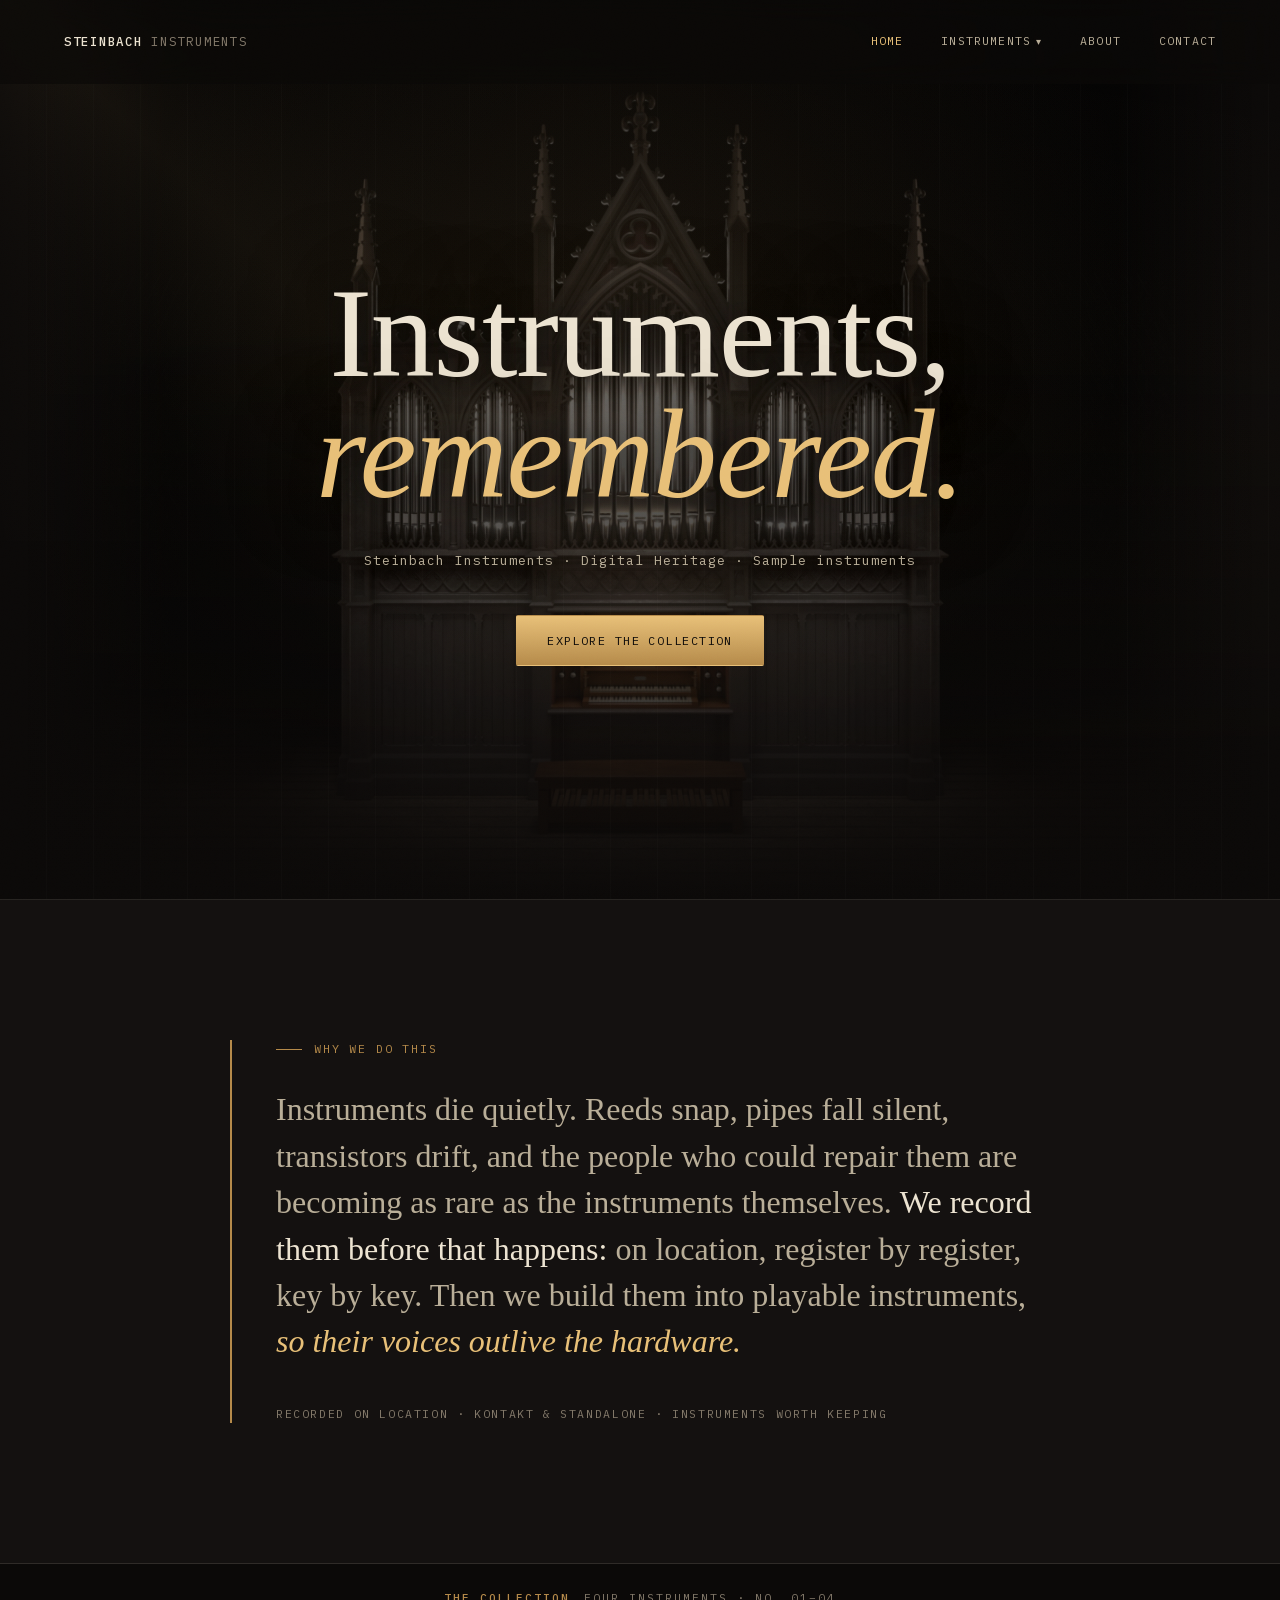
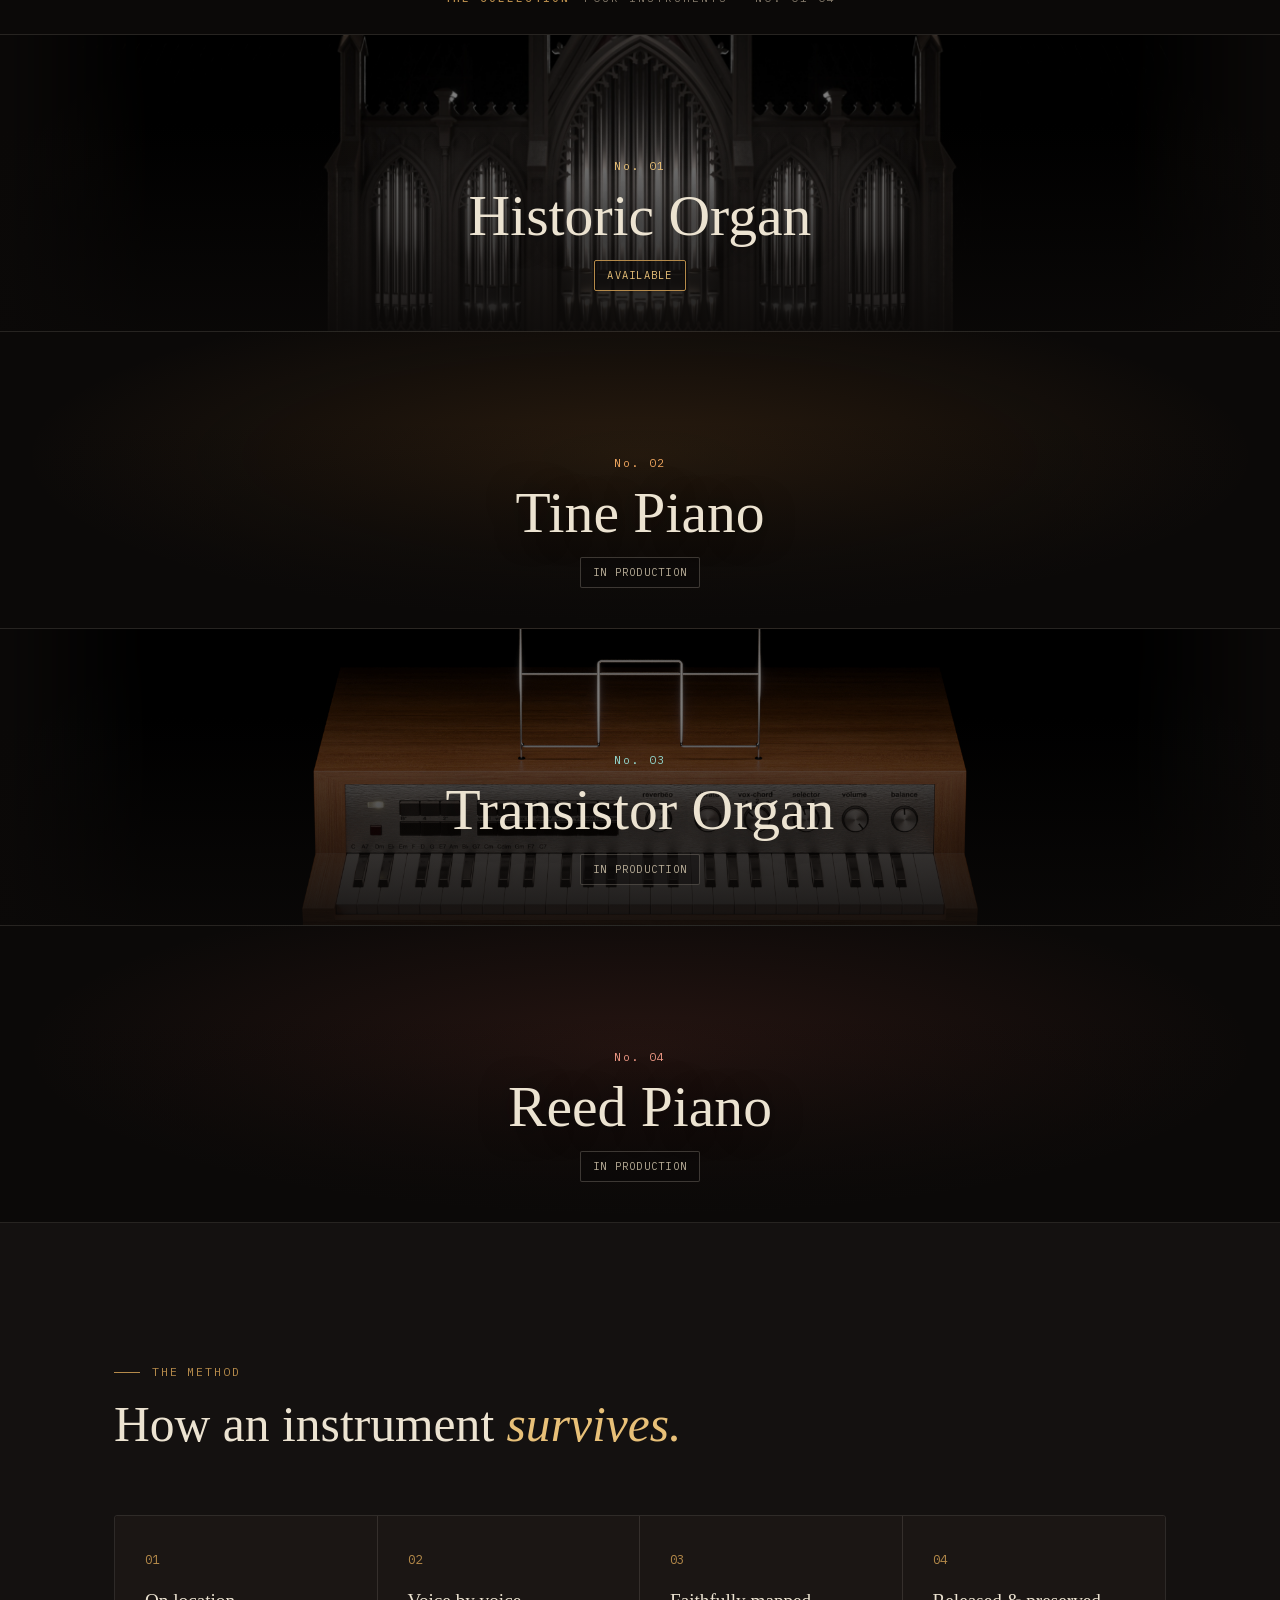
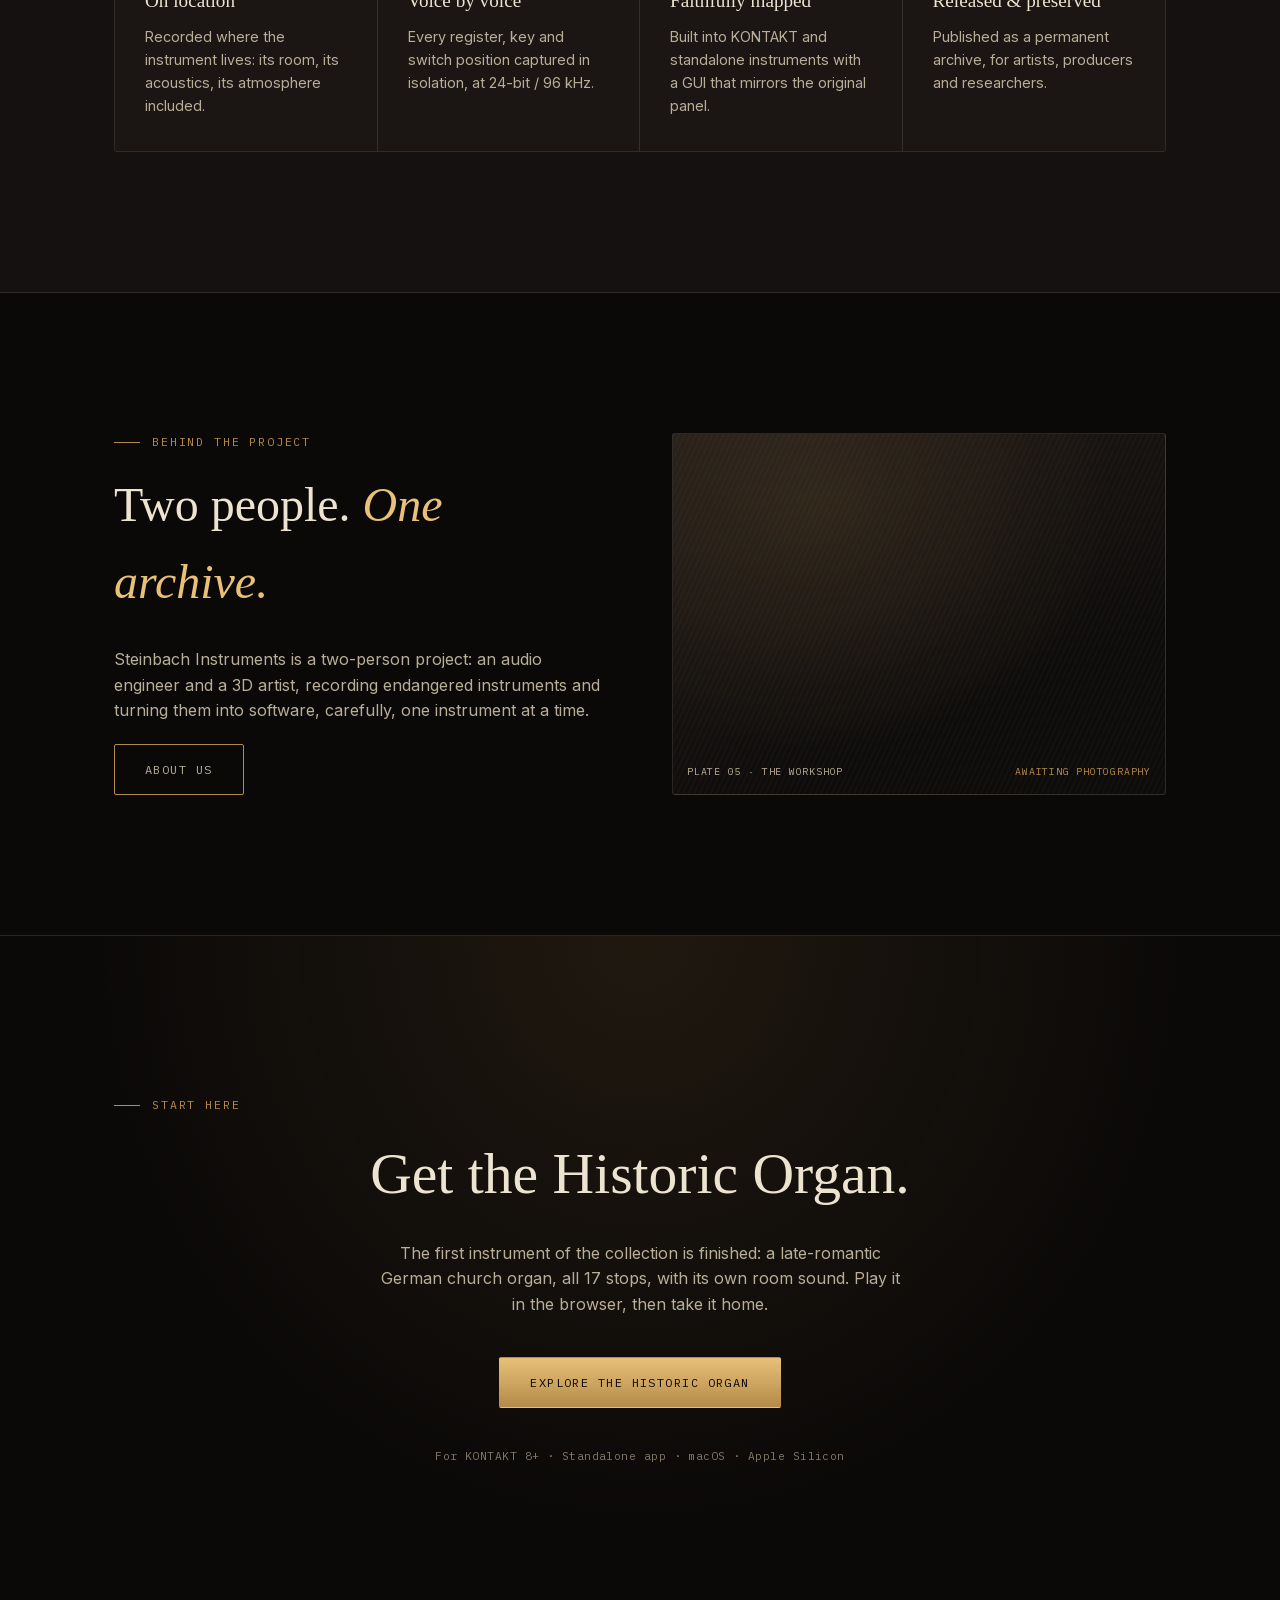
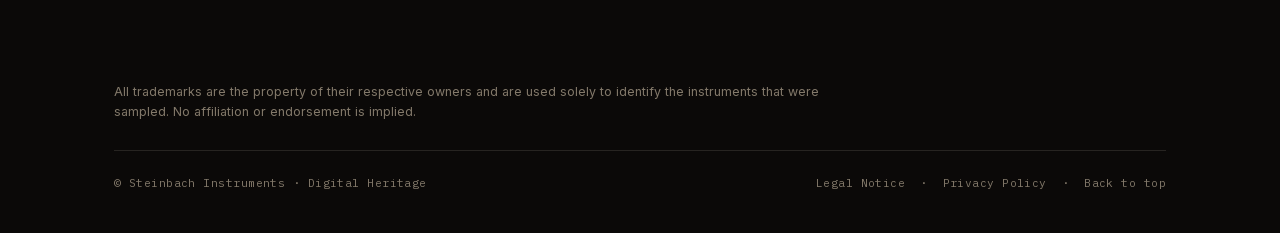
<file: index.html>
<!DOCTYPE html>
<html lang="en">
<head>
<meta charset="UTF-8" />
<meta name="viewport" content="width=device-width, initial-scale=1.0" />
<title>Steinbach Instruments · Digital Heritage</title>
<link rel="stylesheet" href="assets/css/fonts.css" />
<link rel="icon" href="assets/icons/favicon.svg" type="image/svg+xml" />
<link rel="icon" href="assets/icons/favicon-32.png" sizes="32x32" type="image/png" />
<link rel="apple-touch-icon" href="assets/icons/apple-touch-icon.png" />
<link rel="stylesheet" href="assets/css/styles.css" />
<style>
  :root{
    --void:#0b0908;
    --void-2:#141110;
    --void-3:#1b1614;
    --parchment:#ece3d1;
    --parchment-dim:#b9ae98;
    --parchment-faint:#83796a;
    --brass:#b58a4a;
    --brass-bright:#e8c078;
    --line: rgba(236,227,209,0.12);
    --line-strong: rgba(236,227,209,0.22);
    --font-display: 'Fraunces', serif;
    --font-body: 'Inter', sans-serif;
    --font-mono: 'IBM Plex Mono', monospace;
  }

  


  /* ---------- HERO ---------- */
  .hero{
    position:relative;
    min-height:100svh;
    display:flex;
    align-items:center;
    overflow:hidden;
    border-bottom:1px solid var(--line);
  }
  .hero-img{
    position:absolute; top:0; bottom:0; left:50%;
    width:calc(100svh * 1.361); /* image aspect ratio 2722x2000 */
    max-width:100%;
    transform:translateX(-50%);
    background:url("assets/images/organ.jpg") center top / cover no-repeat;
    filter:brightness(0.55);
    -webkit-mask-image:linear-gradient(90deg, transparent 0%, #000 12%, #000 88%, transparent 100%);
    mask-image:linear-gradient(90deg, transparent 0%, #000 12%, #000 88%, transparent 100%);
  }
  .hero-bg{
    position:absolute; inset:0;
    background:
      linear-gradient(180deg, rgba(11,9,8,0.45) 0%, rgba(11,9,8,0.2) 42%, rgba(11,9,8,0.55) 72%, var(--void) 100%),
      radial-gradient(ellipse at 50% 30%, rgba(181,138,74,0.10), transparent 55%);
  }
  .hero-bg::after{
    content:"";
    position:absolute; inset:0;
    background:repeating-linear-gradient(90deg, transparent 0 46px, rgba(236,227,209,0.025) 46px 47px);
    opacity:0.6;
  }
  .hero-beam{
    position:absolute; top:-12%; left:-8%; width:160%; height:170%;
    transform-origin:0% 0%;
    background:conic-gradient(from 0deg at 0% 0%,
      transparent 98deg,
      rgba(232,192,120,0.025) 116deg,
      rgba(232,192,120,0.06) 135deg,
      rgba(232,192,120,0.025) 154deg,
      transparent 172deg);
    mix-blend-mode:screen;
    -webkit-mask-image:linear-gradient(180deg, #000 0%, #000 28%, transparent 57%);
    mask-image:linear-gradient(180deg, #000 0%, #000 28%, transparent 57%);
    animation:spotlight 14s ease-in-out infinite alternate;
  }
  @keyframes spotlight{
    from{ transform:rotate(-7deg); }
    to{ transform:rotate(7deg); }
  }

  .hero-content{
    position:relative; z-index:2;
    width:100%;
    max-width:1180px;
    margin:0 auto;
    padding:140px clamp(20px,5vw,64px) 100px;
    text-align:center;
  }
  .hero h1{
    font-family:var(--font-display);
    font-optical-sizing:auto;
    font-weight:340;
    font-size:clamp(3.2rem, 10vw, 8.5rem);
    line-height:0.95;
    letter-spacing:-0.01em;
    margin:0 0 34px;
    color:var(--parchment);
    text-shadow:0 2px 30px rgba(11,9,8,0.65), 0 0 90px rgba(11,9,8,0.55);
  }
  .hero h1 em{
    font-style:italic;
    font-weight:300;
    color:var(--brass-bright);
    display:block;
  }
  .hero-sub{
    font-family:var(--font-mono);
    font-size:0.82rem;
    letter-spacing:0.08em;
    color:var(--parchment-dim);
    margin:0 0 44px;
    text-shadow:0 1px 14px rgba(11,9,8,0.9), 0 0 30px rgba(11,9,8,0.8);
  }
  .hero-actions{ display:flex; flex-wrap:wrap; gap:16px; justify-content:center; }

  .btn{
    font-family:var(--font-mono);
    font-size:0.75rem;
    letter-spacing:0.12em;
    text-transform:uppercase;
    text-decoration:none;
    padding:15px 30px;
    border-radius:2px;
    border:1px solid var(--brass);
    transition:all 0.25s ease;
    cursor:pointer;
    background:none;
    display:inline-block;
  }
  .btn-fill{
    background:linear-gradient(180deg, var(--brass-bright), var(--brass));
    color:var(--void);
    border-color:transparent;
  }
  .btn-fill:hover{ filter:brightness(1.12); transform:translateY(-1px); }
  .btn-ghost{ color:var(--parchment-dim); }
  .btn-ghost:hover{ border-color:var(--brass-bright); color:var(--brass-bright); }

  /* ---------- SECTION GENERIC ---------- */
  .section{ padding:140px 0; border-bottom:1px solid var(--line); }
  .section-head{ max-width:640px; margin-bottom:64px; }
  .section-head h2{
    font-family:var(--font-display);
    font-weight:340;
    font-size:clamp(2rem, 4.2vw, 3.1rem);
    line-height:1.08;
    margin:16px 0 0;
    color:var(--parchment);
  }
  .section-head h2 i{ color:var(--brass-bright); font-style:italic; font-weight:300; }

  /* ---------- MANIFESTO ---------- */
  .manifesto{ background:var(--void-2); }
  .manifesto-inner{
    max-width:820px;
    margin:0 auto;
    border-left:2px solid var(--brass);
    padding-left:clamp(24px, 4vw, 44px);
  }
  .manifesto-text{
    font-family:var(--font-display);
    font-weight:340;
    font-size:clamp(1.4rem, 2.6vw, 2rem);
    line-height:1.45;
    color:var(--parchment-dim);
  }
  .manifesto-text strong{ color:var(--parchment); font-weight:400; }
  .manifesto-text em{ color:var(--brass-bright); font-style:italic; font-weight:300; }
  .manifesto-fine{
    margin-top:40px;
    font-family:var(--font-mono);
    font-size:0.72rem; letter-spacing:0.14em; text-transform:uppercase;
    color:var(--parchment-faint);
  }

  /* ---------- COLLECTION (stacked full-width exhibits) ---------- */
  .collection-section{ padding:0; }
  .collection-label{
    display:flex; justify-content:center; align-items:baseline; gap:14px; flex-wrap:wrap;
    padding:26px 20px;
    font-family:var(--font-mono);
    font-size:0.7rem;
    letter-spacing:0.18em;
    text-transform:uppercase;
    text-align:center;
    color:var(--parchment-faint);
  }
  .collection-label b{ color:var(--brass); font-weight:500; }
  .collection-exhibits{
    border-top:1px solid var(--line);
    display:flex;
    flex-direction:column;
    height:132svh;
  }
  .collection-exhibit{
    position:relative;
    display:flex;
    align-items:flex-end;
    justify-content:center;
    flex:1 1 0;
    min-height:0;
    overflow:hidden;
    text-decoration:none;
    border-bottom:1px solid var(--line);
    background:
      radial-gradient(ellipse at 50% 42%, var(--accent-glow, rgba(181,138,74,0.14)), transparent 68%),
      var(--void);
    transition:flex-grow 0.45s cubic-bezier(0.4, 0, 0.2, 1);
  }
  /* .reveal would otherwise override the transition list on these links */
  a.collection-exhibit{
    transition:flex-grow 0.45s cubic-bezier(0.4, 0, 0.2, 1), opacity 0.8s ease, transform 0.8s ease;
  }
  .collection-exhibit:hover{ flex-grow:1.3; }
  .collection-exhibit:last-child{ border-bottom:none; }
  .exhibit-img{
    position:absolute; inset:0;
    background-position:center 43%;
    background-size:cover;
    background-repeat:no-repeat;
    -webkit-mask-image:linear-gradient(90deg, transparent 0%, #000 12%, #000 88%, transparent 100%);
    mask-image:linear-gradient(90deg, transparent 0%, #000 12%, #000 88%, transparent 100%);
    filter:brightness(0.5);
    transition:filter 0.7s ease;
  }
  .collection-exhibit:hover .exhibit-img{ filter:brightness(0.72); }
  .exhibit-scrim{
    position:absolute; left:0; right:0; bottom:0; height:70%;
    background:linear-gradient(180deg, transparent, rgba(11,9,8,0.85));
    pointer-events:none;
  }
  .exhibit-info{
    position:relative; z-index:2;
    text-align:center;
    padding:56px 24px 40px;
  }
  .exhibit-num{
    display:block;
    font-family:var(--font-mono);
    font-size:0.7rem;
    letter-spacing:0.14em;
    color:var(--accent-bright, var(--brass-bright));
    margin-bottom:12px;
  }
  .exhibit-info h3{
    font-family:var(--font-display);
    font-weight:340;
    font-size:clamp(2.2rem, 4.5vw, 3.8rem);
    line-height:0.98;
    margin:0 0 16px;
    color:var(--parchment);
    text-shadow:0 2px 30px rgba(11,9,8,0.6);
    transition:color 0.3s ease;
  }
  .collection-exhibit:hover .exhibit-info h3{ color:var(--accent-bright, var(--brass-bright)); }
  .collection-tag{
    display:inline-block;
    font-family:var(--font-mono);
    font-size:0.65rem;
    letter-spacing:0.12em;
    text-transform:uppercase;
    padding:6px 12px;
    border:1px solid var(--line-strong);
    border-radius:2px;
    color:var(--parchment-dim);
    background:rgba(11,9,8,0.5);
  }
  .collection-tag.available{
    border-color:var(--accent, var(--brass));
    color:var(--accent-bright, var(--brass-bright));
  }
  @media (max-width:720px){
    .collection-exhibits{ height:auto; }
    .collection-exhibit{ flex:none; min-height:220px; }
    .exhibit-info{ padding:40px 20px 32px; }
  }

  /* ---------- METHOD ---------- */
  .method{ background:var(--void-2); }
  .method-grid{
    display:grid;
    grid-template-columns:repeat(auto-fit, minmax(220px, 1fr));
    gap:0;
    border:1px solid var(--line);
    border-radius:3px;
    overflow:hidden;
  }
  .method-step{
    padding:34px 30px;
    border-right:1px solid var(--line);
    background:var(--void-3);
  }
  .method-step:last-child{ border-right:none; }
  @media (max-width:980px){
    .method-step{ border-right:none; border-bottom:1px solid var(--line); }
    .method-step:last-child{ border-bottom:none; }
  }
  .method-step .num{
    font-family:var(--font-mono); font-size:0.78rem; color:var(--brass);
    display:block; margin-bottom:16px;
  }
  .method-step h3{
    font-family:var(--font-display); font-weight:400; font-size:1.2rem;
    margin:0 0 8px; color:var(--parchment);
  }
  .method-step p{
    margin:0; font-size:0.9rem; color:var(--parchment-dim);
  }

  /* ---------- ABOUT TEASER ---------- */
  .about-grid{
    display:grid; grid-template-columns:1fr 1fr; gap:64px; align-items:stretch;
  }
  .about-text p{ color:var(--parchment-dim); max-width:520px; }
  .about-text .btn{ margin-top:20px; }
  .plate{
    position:relative;
    border-radius:3px;
    overflow:hidden;
    background:
      radial-gradient(ellipse at 30% 20%, rgba(181,138,74,0.14), transparent 60%),
      linear-gradient(155deg, #211b17, #0e0c0b 70%);
    border:1px solid var(--line);
    min-height:320px;
  }
  .plate::before{
    content:"";
    position:absolute; inset:0;
    background:repeating-linear-gradient(115deg, rgba(255,255,255,0.02) 0 2px, transparent 2px 5px);
  }
  .plate-label{
    position:absolute; left:14px; bottom:14px; right:14px;
    z-index:2;
    display:flex; justify-content:space-between; gap:12px;
    font-family:var(--font-mono); font-size:0.62rem; letter-spacing:0.08em;
    color:var(--parchment-dim); text-transform:uppercase;
  }
  .plate-label span:last-child{ color:var(--brass); text-align:right; }
  @media (max-width:860px){ .about-grid{ grid-template-columns:1fr; gap:32px; } }

  /* ---------- CTA ---------- */
  .cta{
    text-align:center; padding:160px 0;
    background:
      radial-gradient(ellipse at 50% 0%, rgba(181,138,74,0.12), transparent 60%),
      var(--void);
  }
  .cta h2{
    font-family:var(--font-display); font-weight:340;
    font-size:clamp(2.2rem, 5vw, 3.6rem); margin:14px 0 20px;
  }
  .cta p{ color:var(--parchment-dim); max-width:520px; margin:0 auto 40px; }
  .cta-fine{ margin-top:40px; font-family:var(--font-mono); font-size:0.7rem; color:var(--parchment-faint); letter-spacing:0.04em; }

  /* ---------- FOOTER ---------- */

  @media (max-width:720px){
    .section{ padding:88px 0; }
    .collection-section{ padding:0; }
    .cta{ padding:100px 0; }
  }
</style>
</head>
<body>

<div class="grain"></div>

<header class="nav" id="nav">
  <a href="index.html" class="nav-mark">STEINBACH <span>INSTRUMENTS</span></a>
  <button class="nav-toggle" id="nav-toggle" type="button" aria-expanded="false" aria-label="Menu">
    <span></span><span></span><span></span>
  </button>
  <ul class="nav-links">
    <li><a href="index.html" class="active">Home</a></li>
    <li class="nav-item-drop">
      <a href="instruments.html">Instruments<span class="caret">▾</span></a>
      <ul class="nav-drop-menu">
        <li><a href="historic-organ.html">Historic Organ</a></li>
        <li><a href="tine-piano.html">Tine Piano</a></li>
        <li><a href="transistor-organ.html">Transistor Organ</a></li>
        <li><a href="reed-piano.html">Reed Piano</a></li>
      </ul>
    </li>
    <li><a href="about.html">About</a></li>
    <li><a href="contact.html">Contact</a></li>
  </ul>
</header>

<main id="top">

  <section class="hero">
    <div class="hero-img"></div>
    <div class="hero-bg"></div>
    <div class="hero-beam"></div>
    <div class="hero-content">
      <h1>Instruments,<em>remembered.</em></h1>
      <p class="hero-sub">Steinbach Instruments · Digital Heritage · Sample instruments</p>
      <div class="hero-actions">
        <a href="#collection" class="btn btn-fill">Explore the collection</a>
      </div>
    </div>
  </section>

  <section class="section manifesto">
    <div class="wrap">
      <div class="manifesto-inner">
        <div class="eyebrow reveal">Why We Do This</div>
        <p class="manifesto-text reveal" style="margin-top:28px;">
          Instruments die quietly. Reeds snap, pipes fall silent, transistors drift,
          and the people who could repair them are becoming as rare as the instruments themselves.
          <strong>We record them before that happens:</strong> on location, register by register,
          key by key. Then we build them into playable instruments,
          <em>so their voices outlive the hardware.</em>
        </p>
        <p class="manifesto-fine reveal">Recorded on location &middot; KONTAKT &amp; standalone &middot; Instruments worth keeping</p>
      </div>
    </div>
  </section>

  <section class="section collection-section" id="collection">
    <div class="collection-label">
      <b>The Collection</b><span>Four instruments &middot; No. 01&ndash;04</span>
    </div>

    <div class="collection-exhibits">

      <a class="collection-exhibit reveal" href="historic-organ.html"
         style="--accent:#b58a4a; --accent-bright:#e8c078; --accent-glow:rgba(181,138,74,0.16);">
        <div class="exhibit-img" style="background-image:url('assets/images/organ.jpg')" role="img" aria-label="The Röver organ, lit in the dark"></div>
        <div class="exhibit-scrim"></div>
        <div class="exhibit-info">
          <span class="exhibit-num">No. 01</span>
          <h3>Historic Organ</h3>
          <span class="collection-tag available">Available</span>
        </div>
      </a>

      <a class="collection-exhibit reveal" href="tine-piano.html"
         style="--accent:#c1782f; --accent-bright:#f2a860; --accent-glow:rgba(193,120,47,0.16);">
        <div class="exhibit-scrim"></div>
        <div class="exhibit-info">
          <span class="exhibit-num">No. 02</span>
          <h3>Tine Piano</h3>
          <span class="collection-tag">In production</span>
        </div>
      </a>

      <a class="collection-exhibit reveal" href="transistor-organ.html"
         style="--accent:#5fa8a0; --accent-bright:#93d9d0; --accent-glow:rgba(95,168,160,0.14);">
        <div class="exhibit-img" style="background-image:url('assets/images/philicorda-render.jpg')" role="img" aria-label="The transistor organ, lit in the dark"></div>
        <div class="exhibit-scrim"></div>
        <div class="exhibit-info">
          <span class="exhibit-num">No. 03</span>
          <h3>Transistor Organ</h3>
          <span class="collection-tag">In production</span>
        </div>
      </a>

      <a class="collection-exhibit reveal" href="reed-piano.html"
         style="--accent:#c65947; --accent-bright:#f09a86; --accent-glow:rgba(198,89,71,0.14);">
        <div class="exhibit-scrim"></div>
        <div class="exhibit-info">
          <span class="exhibit-num">No. 04</span>
          <h3>Reed Piano</h3>
          <span class="collection-tag">In production</span>
        </div>
      </a>

    </div>
  </section>

  <section class="section method">
    <div class="wrap">
      <div class="section-head reveal">
        <div class="eyebrow">The Method</div>
        <h2>How an instrument <i>survives.</i></h2>
      </div>
      <div class="method-grid reveal">
        <div class="method-step">
          <span class="num">01</span>
          <h3>On location</h3>
          <p>Recorded where the instrument lives: its room, its acoustics, its atmosphere included.</p>
        </div>
        <div class="method-step">
          <span class="num">02</span>
          <h3>Voice by voice</h3>
          <p>Every register, key and switch position captured in isolation, at 24-bit / 96 kHz.</p>
        </div>
        <div class="method-step">
          <span class="num">03</span>
          <h3>Faithfully mapped</h3>
          <p>Built into KONTAKT and standalone instruments with a GUI that mirrors the original panel.</p>
        </div>
        <div class="method-step">
          <span class="num">04</span>
          <h3>Released &amp; preserved</h3>
          <p>Published as a permanent archive, for artists, producers and researchers.</p>
        </div>
      </div>
    </div>
  </section>

  <section class="section">
    <div class="wrap">
      <div class="about-grid">
        <div class="about-text reveal">
          <div class="eyebrow">Behind The Project</div>
          <h2 style="font-family:var(--font-display); font-weight:340; font-size:clamp(2rem,4vw,3rem); margin:16px 0 26px;">Two people. <i style="color:var(--brass-bright); font-style:italic; font-weight:300;">One archive.</i></h2>
          <p>Steinbach Instruments is a two-person project: an audio engineer and a 3D artist, recording endangered instruments and turning them into software, carefully, one instrument at a time.</p>
          <a href="about.html" class="btn btn-ghost">About us</a>
        </div>
        <div class="plate reveal">
          <div class="plate-label"><span>Plate 05 &middot; The workshop</span><span>Awaiting photography</span></div>
        </div>
      </div>
    </div>
  </section>

  <section class="cta">
    <div class="wrap">
      <div class="eyebrow reveal">Start Here</div>
      <h2 class="reveal">Get the Historic Organ.</h2>
      <p class="reveal">The first instrument of the collection is finished: a late-romantic German church organ, all 17 stops, with its own room sound. Play it in the browser, then take it home.</p>
      <a href="historic-organ.html" class="btn btn-fill reveal">Explore the Historic Organ</a>
      <div class="cta-fine reveal">For KONTAKT 8+ &middot; Standalone app &middot; macOS &middot; Apple Silicon</div>
    </div>
  </section>

</main>

<footer class="footer">
  <div class="wrap">
    <p class="footer-disclaimer">All trademarks are the property of their respective owners and are used solely to identify the instruments that were sampled. No affiliation or endorsement is implied.</p>
    <div class="footer-bottom">
      <span>&copy; Steinbach Instruments &middot; Digital Heritage</span>
      <span><a href="impressum.html">Legal Notice</a> &nbsp;&middot;&nbsp; <a href="datenschutz.html">Privacy Policy</a> &nbsp;&middot;&nbsp; <a href="#top">Back to top</a></span>
    </div>
  </div>
</footer>

<script src="assets/js/main.js"></script>

</body>
</html>
</file>
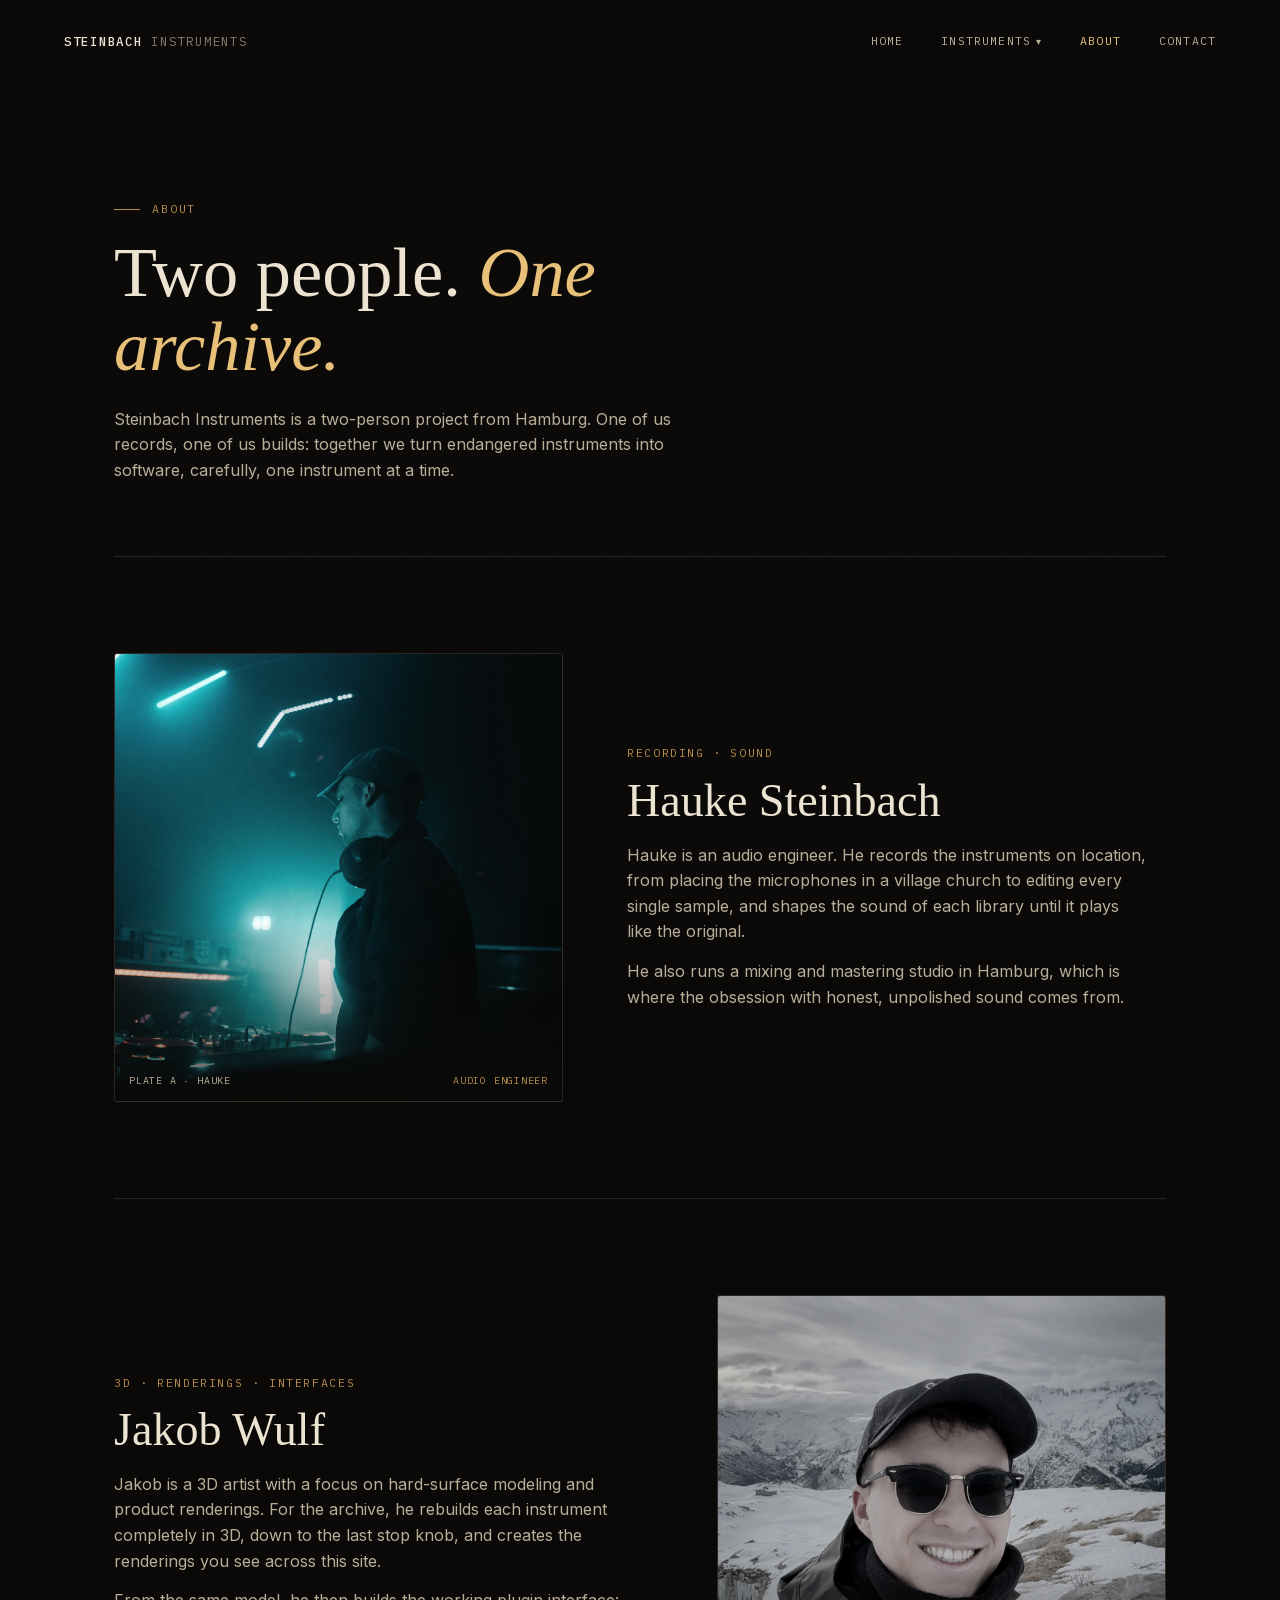
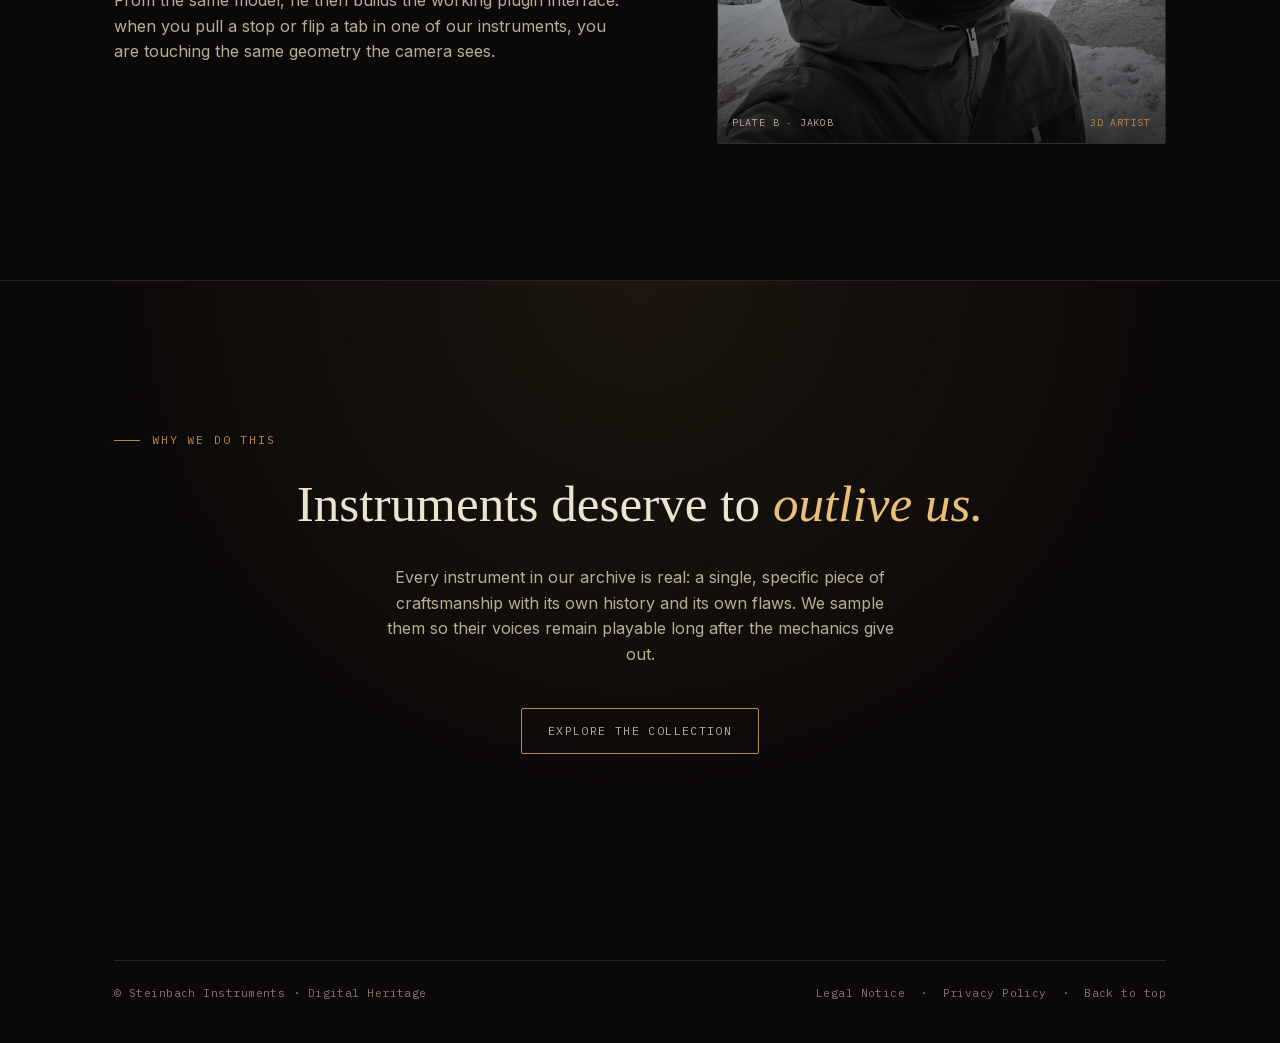
<file: about.html>
<!DOCTYPE html>
<html lang="en">
<head>
<meta charset="UTF-8" />
<meta name="viewport" content="width=device-width, initial-scale=1.0" />
<title>About · Steinbach Instruments</title>
<link rel="stylesheet" href="assets/css/fonts.css" />
<link rel="icon" href="assets/icons/favicon.svg" type="image/svg+xml" />
<link rel="icon" href="assets/icons/favicon-32.png" sizes="32x32" type="image/png" />
<link rel="apple-touch-icon" href="assets/icons/apple-touch-icon.png" />
<link rel="stylesheet" href="assets/css/styles.css" />
<style>
  :root{
    --void:#0b0908;
    --void-2:#141110;
    --void-3:#1b1614;
    --parchment:#ece3d1;
    --parchment-dim:#b9ae98;
    --parchment-faint:#83796a;
    --brass:#b58a4a;
    --brass-bright:#e8c078;
    --line: rgba(236,227,209,0.12);
    --line-strong: rgba(236,227,209,0.22);
    --font-display: 'Fraunces', serif;
    --font-body: 'Inter', sans-serif;
    --font-mono: 'IBM Plex Mono', monospace;
  }

  


  /* ---------- PAGE HEAD ---------- */
  .page-head{ padding:200px 0 72px; }
  .page-head h1{
    font-family:var(--font-display);
    font-weight:340;
    font-size:clamp(2.6rem, 5.5vw, 4.4rem);
    line-height:1.04;
    margin:18px 0 24px;
    color:var(--parchment);
    max-width:16ch;
  }
  .page-head h1 i{ color:var(--brass-bright); font-style:italic; font-weight:300; }
  .page-head p{
    max-width:560px;
    color:var(--parchment-dim);
    margin:0;
  }

  /* ---------- PERSON ENTRIES ---------- */
  .people{ padding-bottom:40px; }
  .person{
    display:grid;
    grid-template-columns:1fr 1.2fr;
    gap:clamp(32px, 5vw, 72px);
    align-items:center;
    padding:96px 0;
    border-top:1px solid var(--line);
  }
  .person:nth-of-type(even){ grid-template-columns:1.2fr 1fr; }
  .person:nth-of-type(even) .person-visual{ order:2; }
  .person-visual{
    position:relative;
    aspect-ratio:1 / 1;
    border-radius:3px;
    overflow:hidden;
    border:1px solid var(--line);
    background:
      radial-gradient(ellipse at 50% 42%, rgba(181,138,74,0.14), transparent 70%),
      linear-gradient(155deg, #1c1714, #0e0c0b 75%);
  }
  .person-visual img{
    position:absolute; inset:0;
    width:100%; height:100%;
    object-fit:cover;
    object-position:center 25%;
    filter:saturate(0.85);
  }
  .person-visual .visual-label{
    position:absolute; left:14px; bottom:12px; right:14px;
    z-index:2;
    display:flex; justify-content:space-between; gap:12px;
    font-family:var(--font-mono); font-size:0.62rem; letter-spacing:0.08em;
    text-transform:uppercase;
    color:var(--parchment-dim);
  }
  .person-visual .visual-label span:last-child{ color:var(--brass); }
  .person-visual::after{
    content:"";
    position:absolute; left:0; right:0; bottom:0; height:40%;
    background:linear-gradient(180deg, transparent, rgba(11,9,8,0.7));
    pointer-events:none;
  }

  .person-role{
    display:block;
    font-family:var(--font-mono);
    font-size:0.72rem;
    letter-spacing:0.14em;
    text-transform:uppercase;
    color:var(--brass);
    margin-bottom:14px;
  }
  .person-info h2{
    font-family:var(--font-display);
    font-weight:340;
    font-size:clamp(2rem, 3.6vw, 3rem);
    line-height:1.04;
    margin:0 0 18px;
    color:var(--parchment);
  }
  .person-info p{
    color:var(--parchment-dim);
    max-width:520px;
    margin:0 0 14px;
  }
  .person-info p:last-child{ margin-bottom:0; }

  @media (max-width:860px){
    .person, .person:nth-of-type(even){ grid-template-columns:1fr; gap:28px; padding:64px 0; }
    .person:nth-of-type(even) .person-visual{ order:0; }
    .person-visual{ min-height:320px; }
  }

  /* ---------- CLOSING ---------- */
  .closing{
    text-align:center;
    padding:150px 0;
    border-top:1px solid var(--line);
    background:
      radial-gradient(ellipse at 50% 0%, rgba(181,138,74,0.10), transparent 60%),
      var(--void);
  }
  .closing h2{
    font-family:var(--font-display); font-weight:340;
    font-size:clamp(2rem, 4.4vw, 3.2rem);
    margin:14px 0 20px;
    color:var(--parchment);
  }
  .closing h2 i{ color:var(--brass-bright); font-style:italic; font-weight:300; }
  .closing p{ color:var(--parchment-dim); max-width:520px; margin:0 auto 40px; }
  .btn{
    font-family:var(--font-mono);
    font-size:0.72rem;
    letter-spacing:0.12em;
    text-transform:uppercase;
    text-decoration:none;
    padding:13px 26px;
    border-radius:2px;
    border:1px solid var(--brass);
    color:var(--parchment-dim);
    transition:all 0.25s ease;
    cursor:pointer;
    background:none;
    display:inline-block;
  }
  .btn:hover{ border-color:var(--brass-bright); color:var(--brass-bright); }

  /* ---------- FOOTER ---------- */

  @media (max-width:720px){
    .page-head{ padding:140px 0 48px; }
    .closing{ padding:100px 0; }
  }
</style>
</head>
<body>

<div class="grain"></div>

<header class="nav" id="nav">
  <a href="index.html" class="nav-mark">STEINBACH <span>INSTRUMENTS</span></a>
  <button class="nav-toggle" id="nav-toggle" type="button" aria-expanded="false" aria-label="Menu">
    <span></span><span></span><span></span>
  </button>
  <ul class="nav-links">
    <li><a href="index.html">Home</a></li>
    <li class="nav-item-drop">
      <a href="instruments.html">Instruments<span class="caret">▾</span></a>
      <ul class="nav-drop-menu">
        <li><a href="historic-organ.html">Historic Organ</a></li>
        <li><a href="tine-piano.html">Tine Piano</a></li>
        <li><a href="transistor-organ.html">Transistor Organ</a></li>
        <li><a href="reed-piano.html">Reed Piano</a></li>
      </ul>
    </li>
    <li><a href="about.html" class="active">About</a></li>
    <li><a href="contact.html">Contact</a></li>
  </ul>
</header>

<main id="top">

  <section class="page-head">
    <div class="wrap">
      <div class="eyebrow reveal">About</div>
      <h1 class="reveal">Two people. <i>One archive.</i></h1>
      <p class="reveal">Steinbach Instruments is a two-person project from Hamburg. One of us records, one of us builds: together we turn endangered instruments into software, carefully, one instrument at a time.</p>
    </div>
  </section>

  <div class="people">
    <div class="wrap">

      <article class="person">
        <div class="person-visual reveal">
          <img src="assets/images/hauke.jpg" alt="Hauke Steinbach" />
          <div class="visual-label"><span>Plate A &middot; Hauke</span><span>Audio Engineer</span></div>
        </div>
        <div class="person-info reveal">
          <span class="person-role">Recording &middot; Sound</span>
          <h2>Hauke Steinbach</h2>
          <p>Hauke is an audio engineer. He records the instruments on location, from placing the microphones in a village church to editing every single sample, and shapes the sound of each library until it plays like the original.</p>
          <p>He also runs a mixing and mastering studio in Hamburg, which is where the obsession with honest, unpolished sound comes from.</p>
        </div>
      </article>

      <article class="person">
        <div class="person-visual reveal">
          <img src="assets/images/jakob.jpg?v=2" alt="Jakob Wulf" />
          <div class="visual-label"><span>Plate B &middot; Jakob</span><span>3D Artist</span></div>
        </div>
        <div class="person-info reveal">
          <span class="person-role">3D &middot; Renderings &middot; Interfaces</span>
          <h2>Jakob Wulf</h2>
          <p>Jakob is a 3D artist with a focus on hard-surface modeling and product renderings. For the archive, he rebuilds each instrument completely in 3D, down to the last stop knob, and creates the renderings you see across this site.</p>
          <p>From the same model, he then builds the working plugin interface: when you pull a stop or flip a tab in one of our instruments, you are touching the same geometry the camera sees.</p>
        </div>
      </article>

    </div>
  </div>

  <section class="closing">
    <div class="wrap">
      <div class="eyebrow reveal">Why We Do This</div>
      <h2 class="reveal">Instruments deserve to <i>outlive us.</i></h2>
      <p class="reveal">Every instrument in our archive is real: a single, specific piece of craftsmanship with its own history and its own flaws. We sample them so their voices remain playable long after the mechanics give out.</p>
      <a href="instruments.html" class="btn reveal">Explore the collection</a>
    </div>
  </section>

</main>

<footer class="footer">
  <div class="wrap">
    <div class="footer-bottom">
      <span>&copy; Steinbach Instruments &middot; Digital Heritage</span>
      <span><a href="impressum.html">Legal Notice</a> &nbsp;&middot;&nbsp; <a href="datenschutz.html">Privacy Policy</a> &nbsp;&middot;&nbsp; <a href="#top">Back to top</a></span>
    </div>
  </div>
</footer>

<script src="assets/js/main.js"></script>

</body>
</html>
</file>
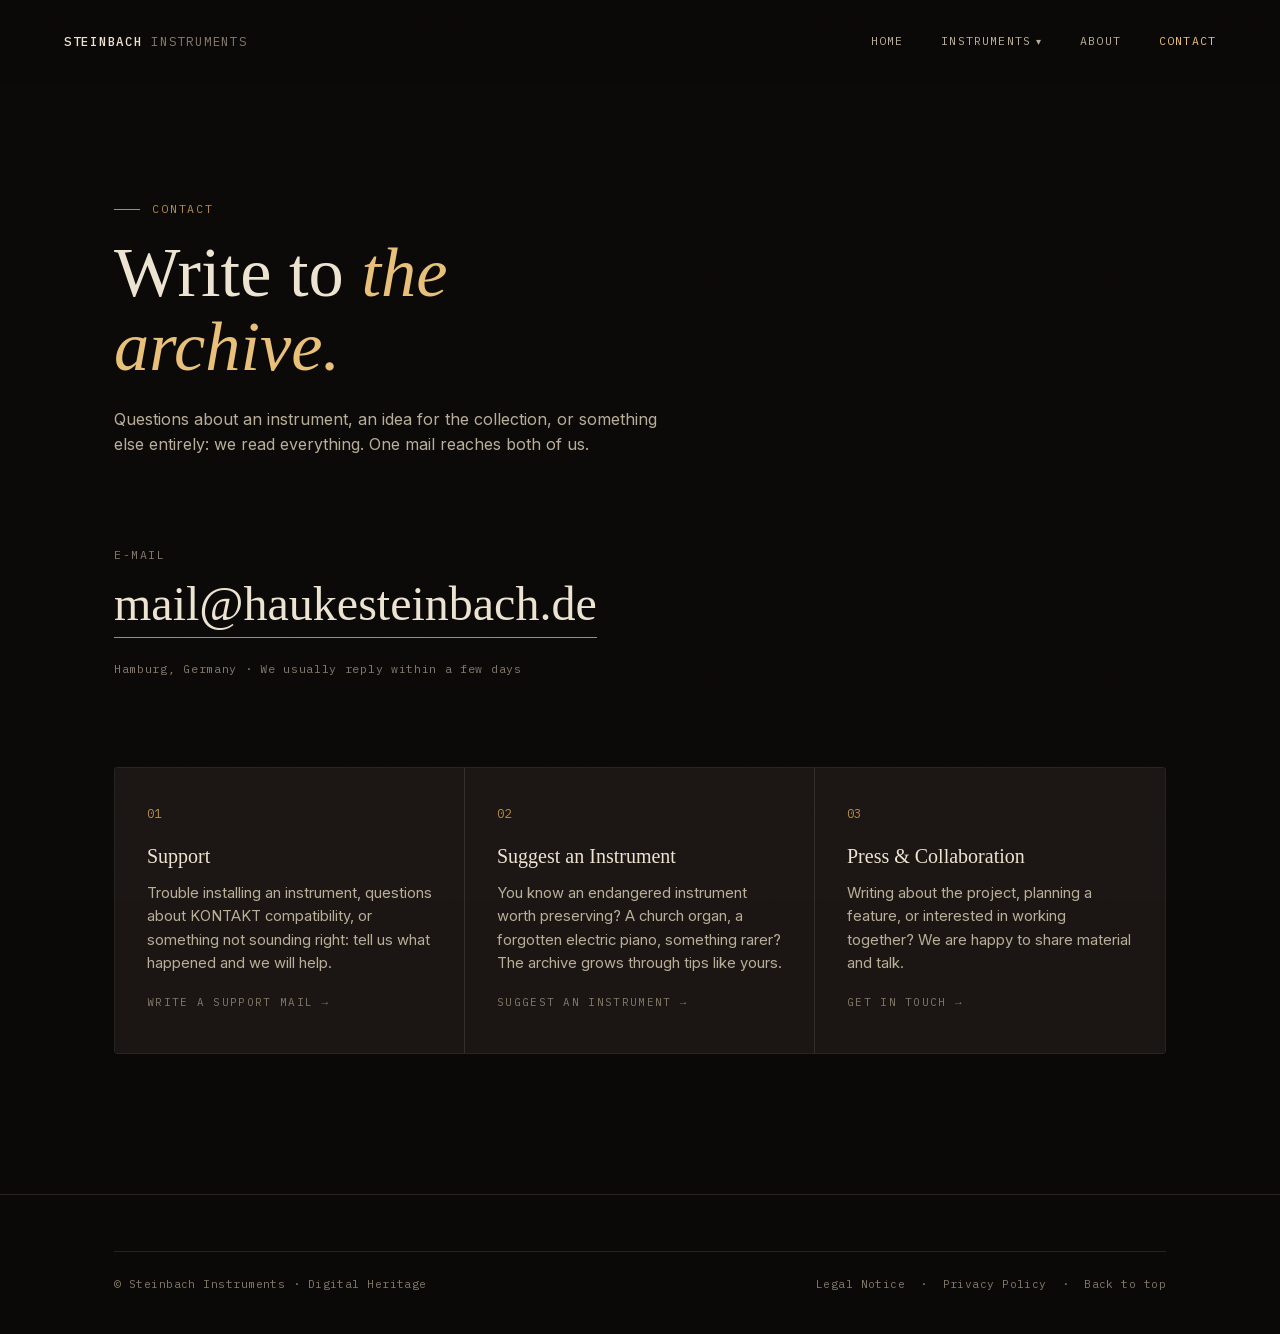
<file: contact.html>
<!DOCTYPE html>
<html lang="en">
<head>
<meta charset="UTF-8" />
<meta name="viewport" content="width=device-width, initial-scale=1.0" />
<title>Contact · Steinbach Instruments</title>
<link rel="stylesheet" href="assets/css/fonts.css" />
<link rel="icon" href="assets/icons/favicon.svg" type="image/svg+xml" />
<link rel="icon" href="assets/icons/favicon-32.png" sizes="32x32" type="image/png" />
<link rel="apple-touch-icon" href="assets/icons/apple-touch-icon.png" />
<link rel="stylesheet" href="assets/css/styles.css" />
<style>
  :root{
    --void:#0b0908;
    --void-2:#141110;
    --void-3:#1b1614;
    --parchment:#ece3d1;
    --parchment-dim:#b9ae98;
    --parchment-faint:#83796a;
    --brass:#b58a4a;
    --brass-bright:#e8c078;
    --line: rgba(236,227,209,0.12);
    --line-strong: rgba(236,227,209,0.22);
    --font-display: 'Fraunces', serif;
    --font-body: 'Inter', sans-serif;
    --font-mono: 'IBM Plex Mono', monospace;
  }

  


  /* ---------- PAGE HEAD ---------- */
  .page-head{ padding:200px 0 64px; }
  .page-head h1{
    font-family:var(--font-display);
    font-weight:340;
    font-size:clamp(2.6rem, 5.5vw, 4.4rem);
    line-height:1.04;
    margin:18px 0 24px;
    color:var(--parchment);
    max-width:16ch;
  }
  .page-head h1 i{ color:var(--brass-bright); font-style:italic; font-weight:300; }
  .page-head p{
    max-width:560px;
    color:var(--parchment-dim);
    margin:0;
  }

  /* ---------- MAIL HERO ---------- */
  .mail-block{ padding:24px 0 88px; }
  .mail-label{
    font-family:var(--font-mono);
    font-size:0.72rem;
    letter-spacing:0.14em;
    text-transform:uppercase;
    color:var(--parchment-faint);
    margin:0 0 14px;
  }
  .mail-link{
    display:inline-block;
    font-family:var(--font-display);
    font-weight:340;
    font-size:clamp(1.5rem, 3.8vw, 3rem);
    line-height:1.1;
    color:var(--parchment);
    text-decoration:none;
    border-bottom:1px solid var(--brass);
    padding-bottom:6px;
    transition:color 0.25s ease, border-color 0.25s ease;
    word-break:break-all;
  }
  .mail-link:hover{ color:var(--brass-bright); border-color:var(--brass-bright); }
  .mail-note{
    font-family:var(--font-mono);
    font-size:0.72rem;
    letter-spacing:0.06em;
    color:var(--parchment-faint);
    margin:22px 0 0;
  }

  /* ---------- REASONS ---------- */
  .reasons{ padding:0 0 140px; }
  .reasons-grid{
    display:grid;
    grid-template-columns:repeat(auto-fit, minmax(260px, 1fr));
    gap:0;
    border:1px solid var(--line);
    border-radius:3px;
    overflow:hidden;
  }
  .reason{
    display:block;
    text-decoration:none;
    padding:36px 32px 40px;
    border-right:1px solid var(--line);
    background:var(--void-3);
    transition:background 0.25s ease;
  }
  .reason:last-child{ border-right:none; }
  .reason:hover{ background:var(--void-2); }
  @media (max-width:900px){
    .reason{ border-right:none; border-bottom:1px solid var(--line); }
    .reason:last-child{ border-bottom:none; }
  }
  .reason .num{
    display:block;
    font-family:var(--font-mono);
    font-size:0.78rem;
    color:var(--brass);
    margin-bottom:16px;
  }
  .reason h2{
    font-family:var(--font-display);
    font-weight:400;
    font-size:1.25rem;
    margin:0 0 10px;
    color:var(--parchment);
    transition:color 0.25s ease;
  }
  .reason:hover h2{ color:var(--brass-bright); }
  .reason p{
    margin:0;
    font-size:0.92rem;
    color:var(--parchment-dim);
  }
  .reason .cta{
    display:inline-block;
    margin-top:18px;
    font-family:var(--font-mono);
    font-size:0.68rem;
    letter-spacing:0.12em;
    text-transform:uppercase;
    color:var(--parchment-faint);
    transition:color 0.25s ease;
  }
  .reason:hover .cta{ color:var(--brass-bright); }

  /* ---------- FOOTER ---------- */
  .footer{ border-top:1px solid var(--line); }

  @media (max-width:720px){
    .page-head{ padding:140px 0 40px; }
    .mail-block{ padding:12px 0 64px; }
    .reasons{ padding-bottom:96px; }
  }
</style>
</head>
<body>

<div class="grain"></div>

<header class="nav" id="nav">
  <a href="index.html" class="nav-mark">STEINBACH <span>INSTRUMENTS</span></a>
  <button class="nav-toggle" id="nav-toggle" type="button" aria-expanded="false" aria-label="Menu">
    <span></span><span></span><span></span>
  </button>
  <ul class="nav-links">
    <li><a href="index.html">Home</a></li>
    <li class="nav-item-drop">
      <a href="instruments.html">Instruments<span class="caret">▾</span></a>
      <ul class="nav-drop-menu">
        <li><a href="historic-organ.html">Historic Organ</a></li>
        <li><a href="tine-piano.html">Tine Piano</a></li>
        <li><a href="transistor-organ.html">Transistor Organ</a></li>
        <li><a href="reed-piano.html">Reed Piano</a></li>
      </ul>
    </li>
    <li><a href="about.html">About</a></li>
    <li><a href="contact.html" class="active">Contact</a></li>
  </ul>
</header>

<main id="top">

  <section class="page-head">
    <div class="wrap">
      <div class="eyebrow reveal">Contact</div>
      <h1 class="reveal">Write to <i>the archive.</i></h1>
      <p class="reveal">Questions about an instrument, an idea for the collection, or something else entirely: we read everything. One mail reaches both of us.</p>
    </div>
  </section>

  <section class="mail-block">
    <div class="wrap">
      <p class="mail-label reveal">E-Mail</p>
      <a class="mail-link reveal" href="mailto:mail@haukesteinbach.de">mail@haukesteinbach.de</a>
      <p class="mail-note reveal">Hamburg, Germany &middot; We usually reply within a few days</p>
    </div>
  </section>

  <section class="reasons">
    <div class="wrap">
      <div class="reasons-grid reveal">

        <a class="reason" href="mailto:mail@haukesteinbach.de?subject=Support%20%C2%B7%20Steinbach%20Instruments">
          <span class="num">01</span>
          <h2>Support</h2>
          <p>Trouble installing an instrument, questions about KONTAKT compatibility, or something not sounding right: tell us what happened and we will help.</p>
          <span class="cta">Write a support mail &rarr;</span>
        </a>

        <a class="reason" href="mailto:mail@haukesteinbach.de?subject=Instrument%20Suggestion">
          <span class="num">02</span>
          <h2>Suggest an Instrument</h2>
          <p>You know an endangered instrument worth preserving? A church organ, a forgotten electric piano, something rarer? The archive grows through tips like yours.</p>
          <span class="cta">Suggest an instrument &rarr;</span>
        </a>

        <a class="reason" href="mailto:mail@haukesteinbach.de?subject=Press%20%2F%20Collaboration">
          <span class="num">03</span>
          <h2>Press &amp; Collaboration</h2>
          <p>Writing about the project, planning a feature, or interested in working together? We are happy to share material and talk.</p>
          <span class="cta">Get in touch &rarr;</span>
        </a>

      </div>
    </div>
  </section>

</main>

<footer class="footer">
  <div class="wrap">
    <div class="footer-bottom">
      <span>&copy; Steinbach Instruments &middot; Digital Heritage</span>
      <span><a href="impressum.html">Legal Notice</a> &nbsp;&middot;&nbsp; <a href="datenschutz.html">Privacy Policy</a> &nbsp;&middot;&nbsp; <a href="#top">Back to top</a></span>
    </div>
  </div>
</footer>

<script src="assets/js/main.js"></script>

</body>
</html>
</file>
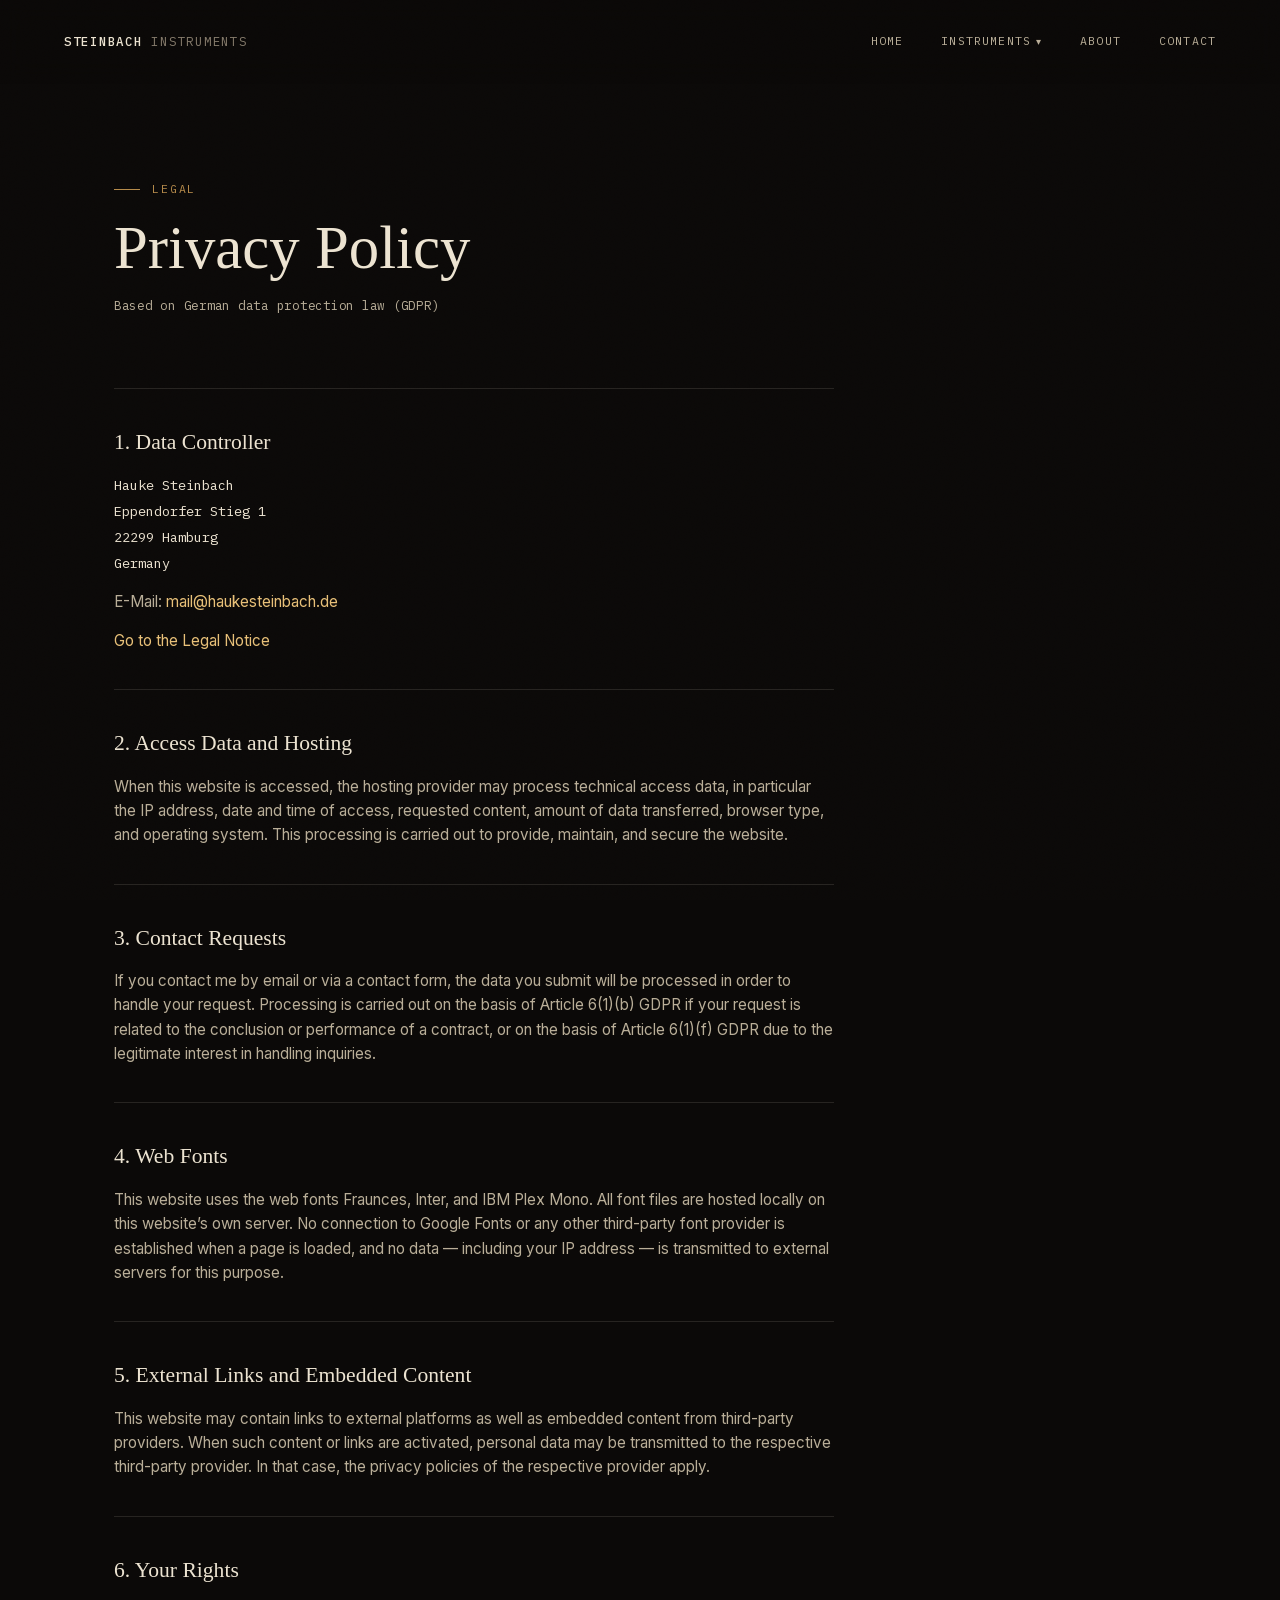
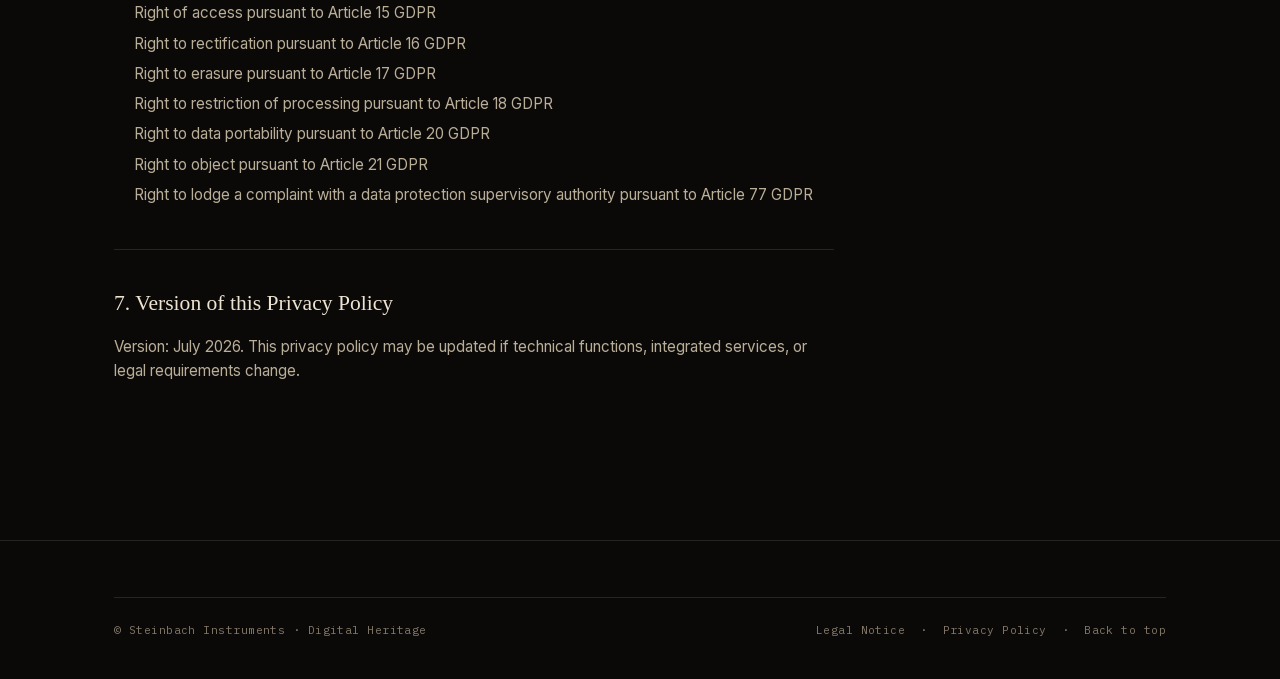
<file: datenschutz.html>
<!DOCTYPE html>
<html lang="en">
<head>
<meta charset="UTF-8" />
<meta name="viewport" content="width=device-width, initial-scale=1.0" />
<title>Privacy Policy · Steinbach Instruments</title>
<link rel="stylesheet" href="assets/css/fonts.css" />
<link rel="icon" href="assets/icons/favicon.svg" type="image/svg+xml" />
<link rel="icon" href="assets/icons/favicon-32.png" sizes="32x32" type="image/png" />
<link rel="apple-touch-icon" href="assets/icons/apple-touch-icon.png" />
<link rel="stylesheet" href="assets/css/styles.css" />
<style>
  :root{
    --void:#0b0908;
    --void-2:#141110;
    --void-3:#1b1614;
    --parchment:#ece3d1;
    --parchment-dim:#b9ae98;
    --parchment-faint:#83796a;
    --brass:#b58a4a;
    --brass-bright:#e8c078;
    --line: rgba(236,227,209,0.12);
    --line-strong: rgba(236,227,209,0.22);
    --font-display: 'Fraunces', serif;
    --font-body: 'Inter', sans-serif;
    --font-mono: 'IBM Plex Mono', monospace;
  }

  


  /* ---------- PAGE HEAD ---------- */
  .page-head{ padding:180px 0 48px; }
  .page-head h1{
    font-family:var(--font-display);
    font-weight:340;
    font-size:clamp(2.4rem, 5vw, 3.8rem);
    line-height:1.04;
    margin:18px 0 16px;
    color:var(--parchment);
  }
  .page-head p{
    max-width:560px;
    color:var(--parchment-dim);
    margin:0;
    font-family:var(--font-mono);
    font-size:0.78rem;
    letter-spacing:0.06em;
  }

  /* ---------- LEGAL CONTENT ---------- */
  .legal{
    padding:24px 0 120px;
  }
  .legal-inner{ max-width:720px; }
  .legal section{
    padding:36px 0;
    border-top:1px solid var(--line);
  }
  .legal h2{
    font-family:var(--font-display);
    font-weight:400;
    font-size:1.35rem;
    margin:0 0 14px;
    color:var(--parchment);
  }
  .legal p{
    color:var(--parchment-dim);
    margin:0 0 14px;
    font-size:0.95rem;
  }
  .legal p:last-child{ margin-bottom:0; }
  .legal address{
    font-style:normal;
    font-family:var(--font-mono);
    font-size:0.85rem;
    line-height:1.9;
    color:var(--parchment);
    margin:0 0 14px;
  }
  .legal a{ color:var(--brass-bright); text-decoration:none; }
  .legal a:hover{ text-decoration:underline; }
  .legal ul{
    margin:0; padding-left:20px;
    color:var(--parchment-dim);
    font-size:0.95rem;
  }
  .legal ul li{ margin-bottom:6px; }

  /* ---------- FOOTER ---------- */
  .footer{ border-top:1px solid var(--line); }

  @media (max-width:720px){
    .page-head{ padding:130px 0 32px; }
    .legal{ padding:8px 0 80px; }
  }
</style>
</head>
<body>

<div class="grain"></div>

<header class="nav" id="nav">
  <a href="index.html" class="nav-mark">STEINBACH <span>INSTRUMENTS</span></a>
  <button class="nav-toggle" id="nav-toggle" type="button" aria-expanded="false" aria-label="Menu">
    <span></span><span></span><span></span>
  </button>
  <ul class="nav-links">
    <li><a href="index.html">Home</a></li>
    <li class="nav-item-drop">
      <a href="instruments.html">Instruments<span class="caret">▾</span></a>
      <ul class="nav-drop-menu">
        <li><a href="historic-organ.html">Historic Organ</a></li>
        <li><a href="tine-piano.html">Tine Piano</a></li>
        <li><a href="transistor-organ.html">Transistor Organ</a></li>
        <li><a href="reed-piano.html">Reed Piano</a></li>
      </ul>
    </li>
    <li><a href="about.html">About</a></li>
    <li><a href="contact.html">Contact</a></li>
  </ul>
</header>

<main id="top">

  <section class="page-head">
    <div class="wrap">
      <div class="eyebrow">Legal</div>
      <h1>Privacy Policy</h1>
      <p>Based on German data protection law (GDPR)</p>
    </div>
  </section>

  <div class="legal">
    <div class="wrap">
      <div class="legal-inner">

        <section>
          <h2>1. Data Controller</h2>
          <address>
            Hauke Steinbach<br>
            Eppendorfer Stieg 1<br>
            22299 Hamburg<br>
            Germany
          </address>
          <p>E-Mail: <a href="mailto:mail@haukesteinbach.de">mail@haukesteinbach.de</a></p>
          <p><a href="impressum.html">Go to the Legal Notice</a></p>
        </section>

        <section>
          <h2>2. Access Data and Hosting</h2>
          <p>When this website is accessed, the hosting provider may process technical access data, in particular the IP address, date and time of access, requested content, amount of data transferred, browser type, and operating system. This processing is carried out to provide, maintain, and secure the website.</p>
        </section>

        <section>
          <h2>3. Contact Requests</h2>
          <p>If you contact me by email or via a contact form, the data you submit will be processed in order to handle your request. Processing is carried out on the basis of Article 6(1)(b) GDPR if your request is related to the conclusion or performance of a contract, or on the basis of Article 6(1)(f) GDPR due to the legitimate interest in handling inquiries.</p>
        </section>

        <section>
          <h2>4. Web Fonts</h2>
          <p>This website uses the web fonts Fraunces, Inter, and IBM Plex Mono. All font files are hosted locally on this website&rsquo;s own server. No connection to Google Fonts or any other third-party font provider is established when a page is loaded, and no data &mdash; including your IP address &mdash; is transmitted to external servers for this purpose.</p>
        </section>

        <section>
          <h2>5. External Links and Embedded Content</h2>
          <p>This website may contain links to external platforms as well as embedded content from third-party providers. When such content or links are activated, personal data may be transmitted to the respective third-party provider. In that case, the privacy policies of the respective provider apply.</p>
        </section>

        <section>
          <h2>6. Your Rights</h2>
          <ul>
            <li>Right of access pursuant to Article 15 GDPR</li>
            <li>Right to rectification pursuant to Article 16 GDPR</li>
            <li>Right to erasure pursuant to Article 17 GDPR</li>
            <li>Right to restriction of processing pursuant to Article 18 GDPR</li>
            <li>Right to data portability pursuant to Article 20 GDPR</li>
            <li>Right to object pursuant to Article 21 GDPR</li>
            <li>Right to lodge a complaint with a data protection supervisory authority pursuant to Article 77 GDPR</li>
          </ul>
        </section>

        <section>
          <h2>7. Version of this Privacy Policy</h2>
          <p>Version: July 2026. This privacy policy may be updated if technical functions, integrated services, or legal requirements change.</p>
        </section>

      </div>
    </div>
  </div>

</main>

<footer class="footer">
  <div class="wrap">
    <div class="footer-bottom">
      <span>&copy; Steinbach Instruments &middot; Digital Heritage</span>
      <span><a href="impressum.html">Legal Notice</a> &nbsp;&middot;&nbsp; <a href="datenschutz.html">Privacy Policy</a> &nbsp;&middot;&nbsp; <a href="#top">Back to top</a></span>
    </div>
  </div>
</footer>

<script src="assets/js/main.js"></script>

</body>
</html>
</file>
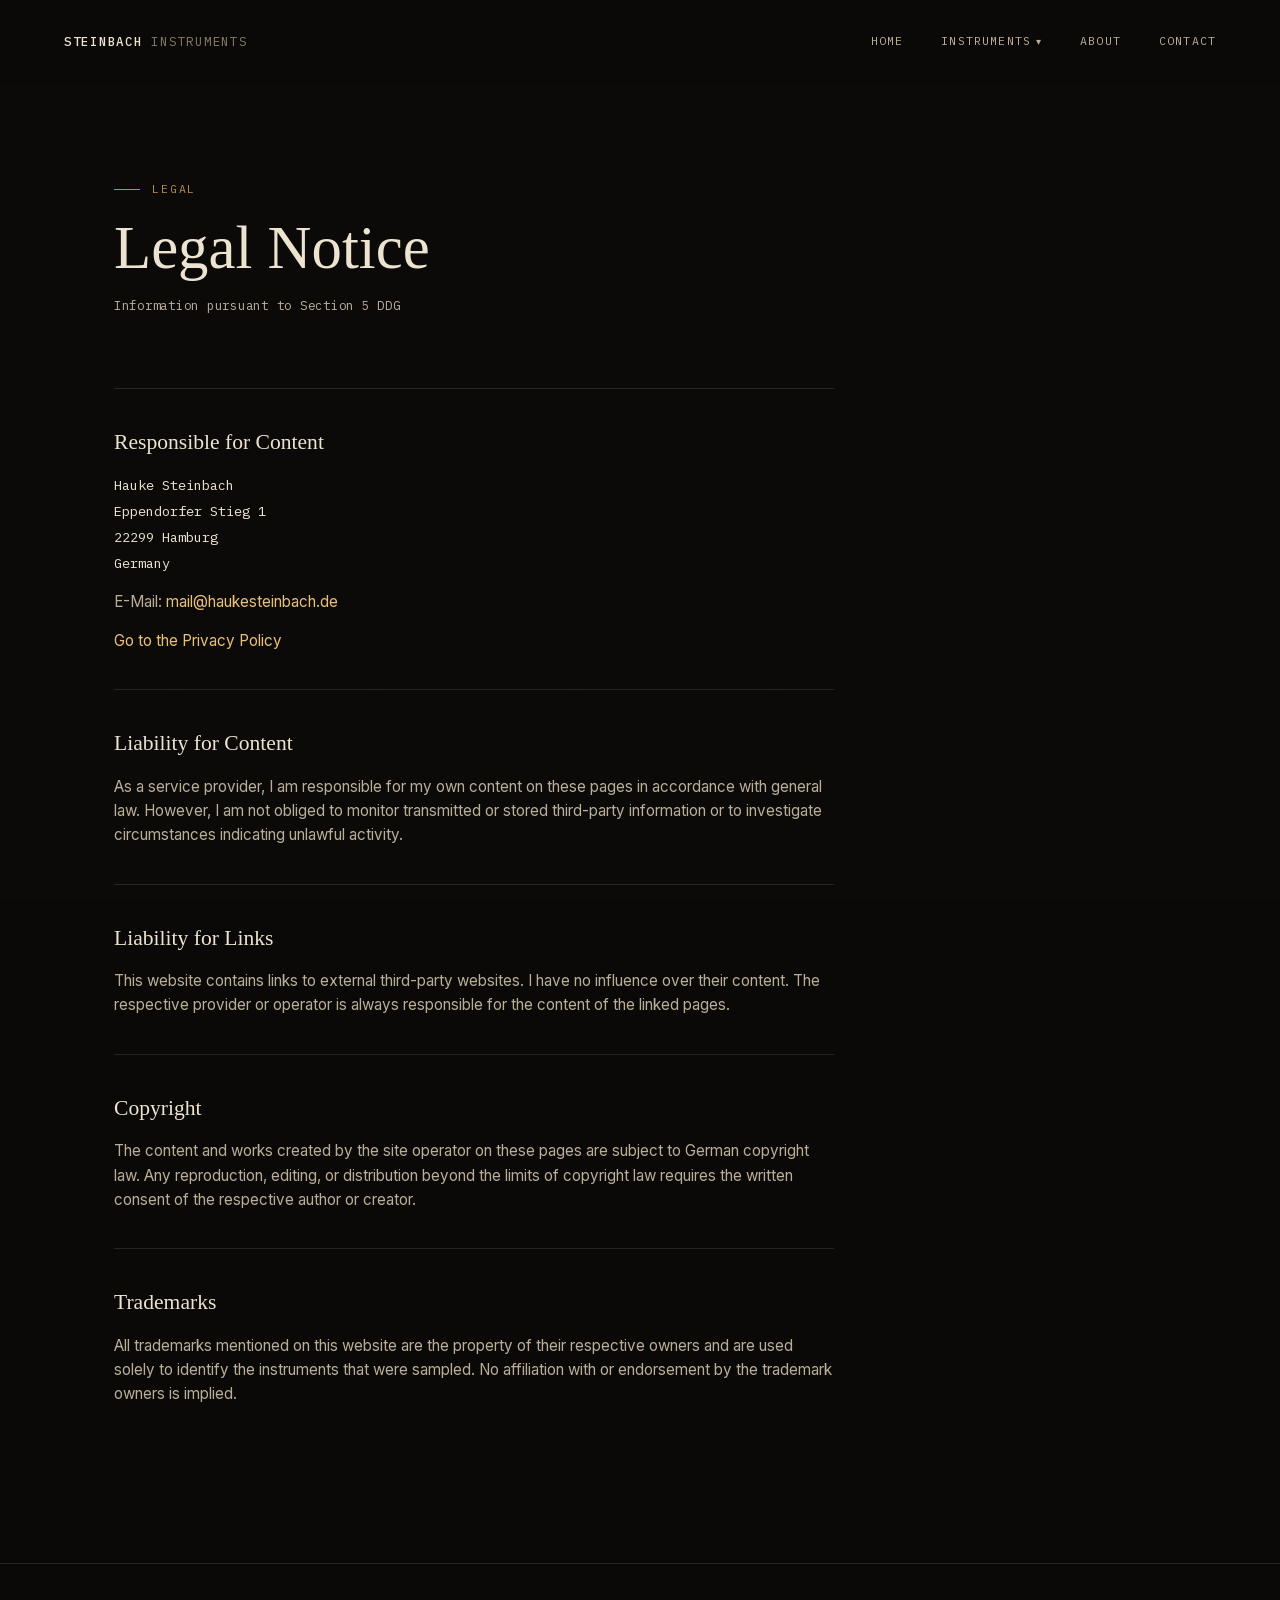
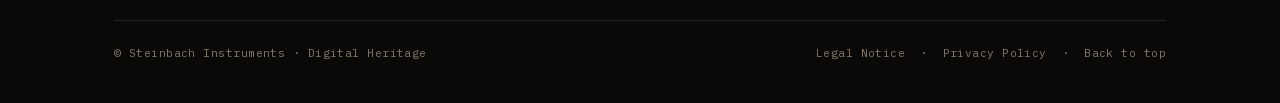
<file: impressum.html>
<!DOCTYPE html>
<html lang="en">
<head>
<meta charset="UTF-8" />
<meta name="viewport" content="width=device-width, initial-scale=1.0" />
<title>Legal Notice · Steinbach Instruments</title>
<link rel="stylesheet" href="assets/css/fonts.css" />
<link rel="icon" href="assets/icons/favicon.svg" type="image/svg+xml" />
<link rel="icon" href="assets/icons/favicon-32.png" sizes="32x32" type="image/png" />
<link rel="apple-touch-icon" href="assets/icons/apple-touch-icon.png" />
<link rel="stylesheet" href="assets/css/styles.css" />
<style>
  :root{
    --void:#0b0908;
    --void-2:#141110;
    --void-3:#1b1614;
    --parchment:#ece3d1;
    --parchment-dim:#b9ae98;
    --parchment-faint:#83796a;
    --brass:#b58a4a;
    --brass-bright:#e8c078;
    --line: rgba(236,227,209,0.12);
    --line-strong: rgba(236,227,209,0.22);
    --font-display: 'Fraunces', serif;
    --font-body: 'Inter', sans-serif;
    --font-mono: 'IBM Plex Mono', monospace;
  }

  


  /* ---------- PAGE HEAD ---------- */
  .page-head{ padding:180px 0 48px; }
  .page-head h1{
    font-family:var(--font-display);
    font-weight:340;
    font-size:clamp(2.4rem, 5vw, 3.8rem);
    line-height:1.04;
    margin:18px 0 16px;
    color:var(--parchment);
  }
  .page-head p{
    max-width:560px;
    color:var(--parchment-dim);
    margin:0;
    font-family:var(--font-mono);
    font-size:0.78rem;
    letter-spacing:0.06em;
  }

  /* ---------- LEGAL CONTENT ---------- */
  .legal{
    padding:24px 0 120px;
  }
  .legal-inner{ max-width:720px; }
  .legal section{
    padding:36px 0;
    border-top:1px solid var(--line);
  }
  .legal h2{
    font-family:var(--font-display);
    font-weight:400;
    font-size:1.35rem;
    margin:0 0 14px;
    color:var(--parchment);
  }
  .legal p{
    color:var(--parchment-dim);
    margin:0 0 14px;
    font-size:0.95rem;
  }
  .legal p:last-child{ margin-bottom:0; }
  .legal address{
    font-style:normal;
    font-family:var(--font-mono);
    font-size:0.85rem;
    line-height:1.9;
    color:var(--parchment);
    margin:0 0 14px;
  }
  .legal a{ color:var(--brass-bright); text-decoration:none; }
  .legal a:hover{ text-decoration:underline; }
  .legal ul{
    margin:0; padding-left:20px;
    color:var(--parchment-dim);
    font-size:0.95rem;
  }
  .legal ul li{ margin-bottom:6px; }

  /* ---------- FOOTER ---------- */
  .footer{ border-top:1px solid var(--line); }

  @media (max-width:720px){
    .page-head{ padding:130px 0 32px; }
    .legal{ padding:8px 0 80px; }
  }
</style>
</head>
<body>

<div class="grain"></div>

<header class="nav" id="nav">
  <a href="index.html" class="nav-mark">STEINBACH <span>INSTRUMENTS</span></a>
  <button class="nav-toggle" id="nav-toggle" type="button" aria-expanded="false" aria-label="Menu">
    <span></span><span></span><span></span>
  </button>
  <ul class="nav-links">
    <li><a href="index.html">Home</a></li>
    <li class="nav-item-drop">
      <a href="instruments.html">Instruments<span class="caret">▾</span></a>
      <ul class="nav-drop-menu">
        <li><a href="historic-organ.html">Historic Organ</a></li>
        <li><a href="tine-piano.html">Tine Piano</a></li>
        <li><a href="transistor-organ.html">Transistor Organ</a></li>
        <li><a href="reed-piano.html">Reed Piano</a></li>
      </ul>
    </li>
    <li><a href="about.html">About</a></li>
    <li><a href="contact.html">Contact</a></li>
  </ul>
</header>

<main id="top">

  <section class="page-head">
    <div class="wrap">
      <div class="eyebrow">Legal</div>
      <h1>Legal Notice</h1>
      <p>Information pursuant to Section 5 DDG</p>
    </div>
  </section>

  <div class="legal">
    <div class="wrap">
      <div class="legal-inner">

        <section>
          <h2>Responsible for Content</h2>
          <address>
            Hauke Steinbach<br>
            Eppendorfer Stieg 1<br>
            22299 Hamburg<br>
            Germany
          </address>
          <p>E-Mail: <a href="mailto:mail@haukesteinbach.de">mail@haukesteinbach.de</a></p>
          <p><a href="datenschutz.html">Go to the Privacy Policy</a></p>
        </section>

        <section>
          <h2>Liability for Content</h2>
          <p>As a service provider, I am responsible for my own content on these pages in accordance with general law. However, I am not obliged to monitor transmitted or stored third-party information or to investigate circumstances indicating unlawful activity.</p>
        </section>

        <section>
          <h2>Liability for Links</h2>
          <p>This website contains links to external third-party websites. I have no influence over their content. The respective provider or operator is always responsible for the content of the linked pages.</p>
        </section>

        <section>
          <h2>Copyright</h2>
          <p>The content and works created by the site operator on these pages are subject to German copyright law. Any reproduction, editing, or distribution beyond the limits of copyright law requires the written consent of the respective author or creator.</p>
        </section>

        <section>
          <h2>Trademarks</h2>
          <p>All trademarks mentioned on this website are the property of their respective owners and are used solely to identify the instruments that were sampled. No affiliation with or endorsement by the trademark owners is implied.</p>
        </section>

      </div>
    </div>
  </div>

</main>

<footer class="footer">
  <div class="wrap">
    <div class="footer-bottom">
      <span>&copy; Steinbach Instruments &middot; Digital Heritage</span>
      <span><a href="impressum.html">Legal Notice</a> &nbsp;&middot;&nbsp; <a href="datenschutz.html">Privacy Policy</a> &nbsp;&middot;&nbsp; <a href="#top">Back to top</a></span>
    </div>
  </div>
</footer>

<script src="assets/js/main.js"></script>

</body>
</html>
</file>
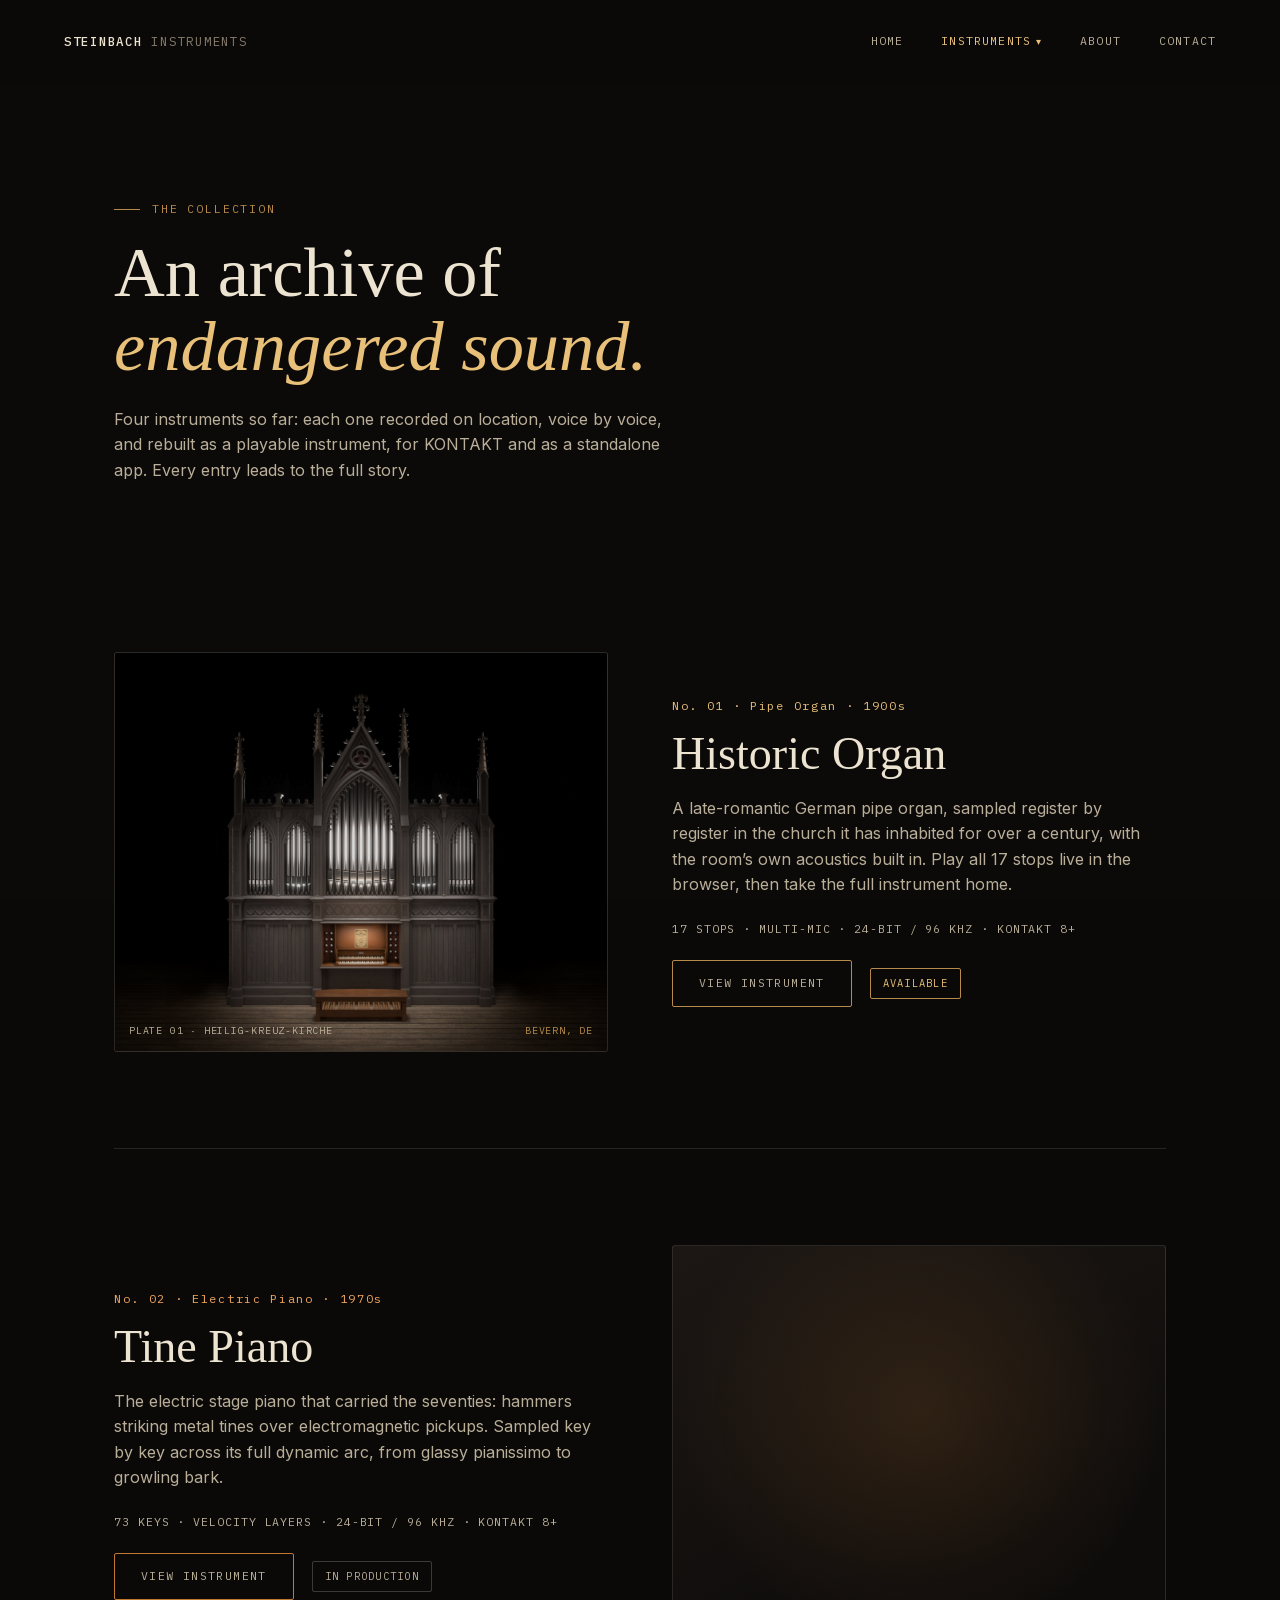
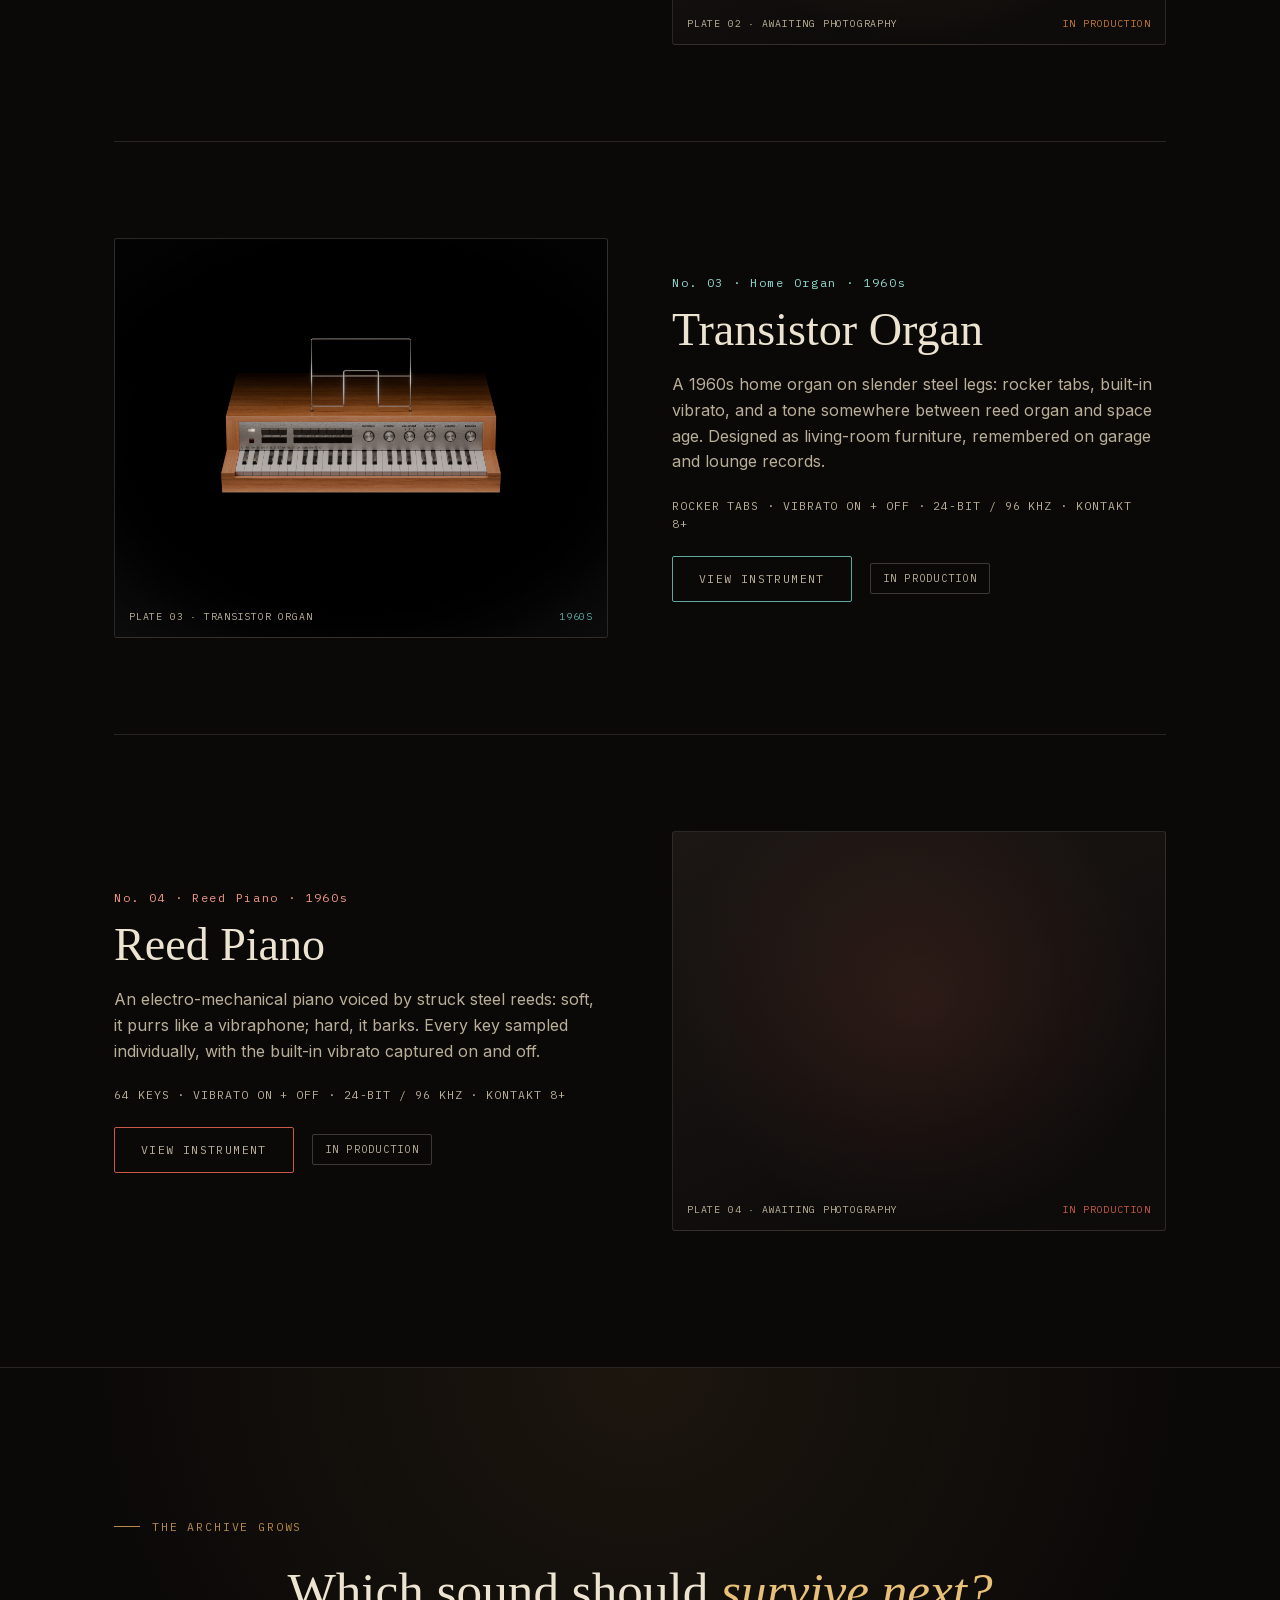
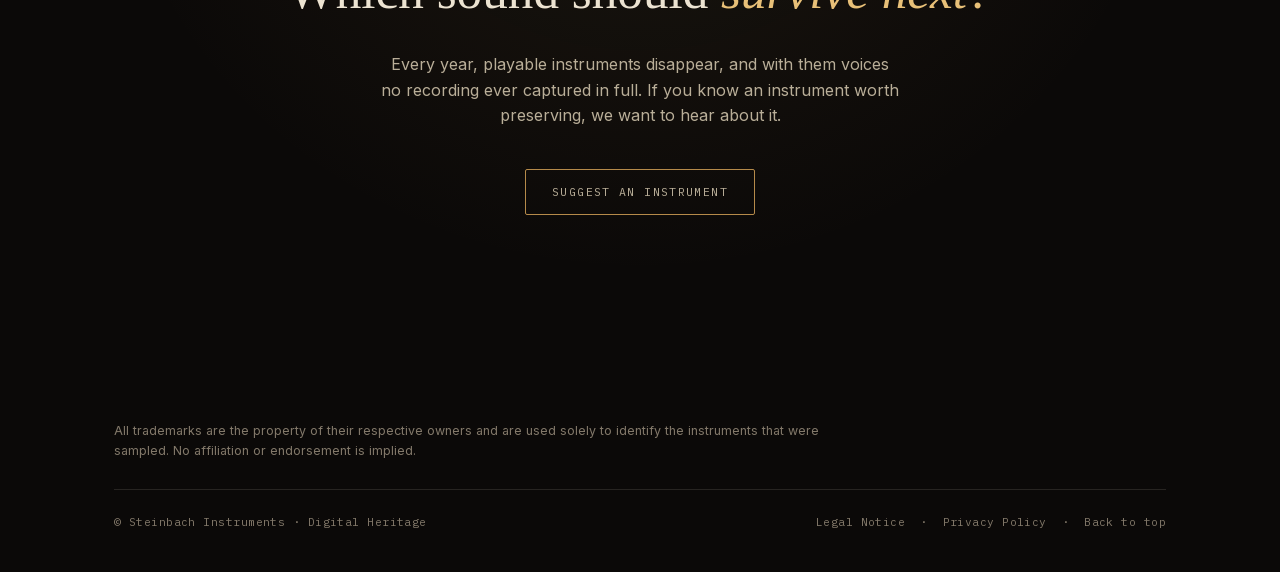
<file: instruments.html>
<!DOCTYPE html>
<html lang="en">
<head>
<meta charset="UTF-8" />
<meta name="viewport" content="width=device-width, initial-scale=1.0" />
<title>Instruments · Steinbach Instruments</title>
<link rel="stylesheet" href="assets/css/fonts.css" />
<link rel="icon" href="assets/icons/favicon.svg" type="image/svg+xml" />
<link rel="icon" href="assets/icons/favicon-32.png" sizes="32x32" type="image/png" />
<link rel="apple-touch-icon" href="assets/icons/apple-touch-icon.png" />
<link rel="stylesheet" href="assets/css/styles.css" />
<style>
  :root{
    --void:#0b0908;
    --void-2:#141110;
    --void-3:#1b1614;
    --parchment:#ece3d1;
    --parchment-dim:#b9ae98;
    --parchment-faint:#83796a;
    --brass:#b58a4a;
    --brass-bright:#e8c078;
    --line: rgba(236,227,209,0.12);
    --line-strong: rgba(236,227,209,0.22);
    --font-display: 'Fraunces', serif;
    --font-body: 'Inter', sans-serif;
    --font-mono: 'IBM Plex Mono', monospace;
  }

  


  /* ---------- PAGE HEAD ---------- */
  .page-head{
    padding:200px 0 72px;
  }
  .page-head h1{
    font-family:var(--font-display);
    font-weight:340;
    font-size:clamp(2.6rem, 5.5vw, 4.4rem);
    line-height:1.04;
    margin:18px 0 24px;
    color:var(--parchment);
    max-width:16ch;
  }
  .page-head h1 i{ color:var(--brass-bright); font-style:italic; font-weight:300; }
  .page-head p{
    max-width:560px;
    color:var(--parchment-dim);
    margin:0;
  }

  /* ---------- ENTRIES ---------- */
  .entries{ padding-bottom:40px; }
  .entry{
    display:grid;
    grid-template-columns:1fr 1fr;
    gap:clamp(32px, 5vw, 72px);
    align-items:center;
    padding:96px 0;
    border-bottom:1px solid var(--line);
  }
  .entry:last-child{ border-bottom:none; }
  .entry:nth-of-type(even) .entry-visual{ order:2; }
  .entry-visual{
    position:relative;
    min-height:400px;
    border-radius:3px;
    overflow:hidden;
    border:1px solid var(--line);
    background:
      radial-gradient(ellipse at 50% 42%, var(--accent-glow, rgba(181,138,74,0.15)), transparent 70%),
      linear-gradient(155deg, #1c1714, #0e0c0b 75%);
  }
  .entry-visual img{
    position:absolute; inset:0;
    width:100%; height:100%;
    object-fit:cover;
    filter:brightness(0.85);
  }
  .entry-visual .visual-label{
    position:absolute; left:14px; bottom:12px; right:14px;
    display:flex; justify-content:space-between; gap:12px;
    font-family:var(--font-mono); font-size:0.62rem; letter-spacing:0.08em;
    text-transform:uppercase;
    color:var(--parchment-dim);
  }
  .entry-visual .visual-label span:last-child{ color:var(--accent, var(--brass)); }

  .entry-num{
    display:block;
    font-family:var(--font-mono);
    font-size:0.75rem;
    letter-spacing:0.14em;
    color:var(--accent-bright, var(--brass-bright));
    margin-bottom:14px;
  }
  .entry-info h2{
    font-family:var(--font-display);
    font-weight:340;
    font-size:clamp(2rem, 3.6vw, 3rem);
    line-height:1.04;
    margin:0 0 18px;
    color:var(--parchment);
  }
  .entry-info p{
    color:var(--parchment-dim);
    max-width:480px;
    margin:0 0 22px;
  }
  .entry-specs{
    font-family:var(--font-mono);
    font-size:0.72rem;
    letter-spacing:0.08em;
    text-transform:uppercase;
    color:var(--parchment-faint);
    margin:0 0 30px;
  }
  .entry-actions{
    display:flex; align-items:center; gap:18px; flex-wrap:wrap;
  }

  .btn{
    font-family:var(--font-mono);
    font-size:0.72rem;
    letter-spacing:0.12em;
    text-transform:uppercase;
    text-decoration:none;
    padding:13px 26px;
    border-radius:2px;
    border:1px solid var(--accent, var(--brass));
    color:var(--parchment-dim);
    transition:all 0.25s ease;
    cursor:pointer;
    background:none;
    display:inline-block;
  }
  .btn:hover{
    border-color:var(--accent-bright, var(--brass-bright));
    color:var(--accent-bright, var(--brass-bright));
  }
  .tag{
    display:inline-block;
    font-family:var(--font-mono);
    font-size:0.65rem;
    letter-spacing:0.12em;
    text-transform:uppercase;
    padding:6px 12px;
    border:1px solid var(--line-strong);
    border-radius:2px;
    color:var(--parchment-dim);
  }
  .tag.available{
    border-color:var(--accent, var(--brass));
    color:var(--accent-bright, var(--brass-bright));
  }

  @media (max-width:860px){
    .entry{ grid-template-columns:1fr; gap:28px; padding:64px 0; }
    .entry:nth-of-type(even) .entry-visual{ order:0; }
    .entry-visual{ min-height:280px; }
  }

  /* ---------- GROW CTA ---------- */
  .grow{
    text-align:center;
    padding:150px 0;
    border-top:1px solid var(--line);
    background:
      radial-gradient(ellipse at 50% 0%, rgba(181,138,74,0.10), transparent 60%),
      var(--void);
  }
  .grow h2{
    font-family:var(--font-display); font-weight:340;
    font-size:clamp(2rem, 4.4vw, 3.2rem);
    margin:14px 0 20px;
    color:var(--parchment);
  }
  .grow h2 i{ color:var(--brass-bright); font-style:italic; font-weight:300; }
  .grow p{ color:var(--parchment-dim); max-width:520px; margin:0 auto 40px; }

  /* ---------- FOOTER ---------- */

  @media (max-width:720px){
    .page-head{ padding:140px 0 48px; }
    .grow{ padding:100px 0; }
  }
</style>
</head>
<body>

<div class="grain"></div>

<header class="nav" id="nav">
  <a href="index.html" class="nav-mark">STEINBACH <span>INSTRUMENTS</span></a>
  <button class="nav-toggle" id="nav-toggle" type="button" aria-expanded="false" aria-label="Menu">
    <span></span><span></span><span></span>
  </button>
  <ul class="nav-links">
    <li><a href="index.html">Home</a></li>
    <li class="nav-item-drop">
      <a href="instruments.html" class="active">Instruments<span class="caret">▾</span></a>
      <ul class="nav-drop-menu">
        <li><a href="historic-organ.html">Historic Organ</a></li>
        <li><a href="tine-piano.html">Tine Piano</a></li>
        <li><a href="transistor-organ.html">Transistor Organ</a></li>
        <li><a href="reed-piano.html">Reed Piano</a></li>
      </ul>
    </li>
    <li><a href="about.html">About</a></li>
    <li><a href="contact.html">Contact</a></li>
  </ul>
</header>

<main id="top">

  <section class="page-head">
    <div class="wrap">
      <div class="eyebrow reveal">The Collection</div>
      <h1 class="reveal">An archive of <i>endangered sound.</i></h1>
      <p class="reveal">Four instruments so far: each one recorded on location, voice by voice, and rebuilt as a playable instrument, for KONTAKT and as a standalone app. Every entry leads to the full story.</p>
    </div>
  </section>

  <section class="entries">
    <div class="wrap">

      <article class="entry" style="--accent:#b58a4a; --accent-bright:#e8c078; --accent-glow:rgba(181,138,74,0.16);">
        <div class="entry-visual reveal">
          <img src="assets/images/organ.jpg" alt="The Röver organ, lit in the dark" loading="lazy" />
          <div class="visual-label"><span>Plate 01 &middot; Heilig-Kreuz-Kirche</span><span>Bevern, DE</span></div>
        </div>
        <div class="entry-info reveal">
          <span class="entry-num">No. 01 &middot; Pipe Organ &middot; 1900s</span>
          <h2>Historic Organ</h2>
          <p>A late-romantic German pipe organ, sampled register by register in the church it has inhabited for over a century, with the room&rsquo;s own acoustics built in. Play all 17 stops live in the browser, then take the full instrument home.</p>
          <p class="entry-specs">17 stops &middot; Multi-mic &middot; 24-bit / 96 kHz &middot; KONTAKT 8+</p>
          <div class="entry-actions">
            <a class="btn" href="historic-organ.html">View instrument</a>
            <span class="tag available">Available</span>
          </div>
        </div>
      </article>

      <article class="entry" style="--accent:#c1782f; --accent-bright:#f2a860; --accent-glow:rgba(193,120,47,0.16);">
        <div class="entry-visual reveal">
          <div class="visual-label"><span>Plate 02 &middot; Awaiting photography</span><span>In production</span></div>
        </div>
        <div class="entry-info reveal">
          <span class="entry-num">No. 02 &middot; Electric Piano &middot; 1970s</span>
          <h2>Tine Piano</h2>
          <p>The electric stage piano that carried the seventies: hammers striking metal tines over electromagnetic pickups. Sampled key by key across its full dynamic arc, from glassy pianissimo to growling bark.</p>
          <p class="entry-specs">73 keys &middot; Velocity layers &middot; 24-bit / 96 kHz &middot; KONTAKT 8+</p>
          <div class="entry-actions">
            <a class="btn" href="tine-piano.html">View instrument</a>
            <span class="tag">In production</span>
          </div>
        </div>
      </article>

      <article class="entry" style="--accent:#5fa8a0; --accent-bright:#93d9d0; --accent-glow:rgba(95,168,160,0.14);">
        <div class="entry-visual reveal">
          <img src="assets/images/philicorda-render.jpg" alt="The transistor organ, lit in the dark" loading="lazy" />
          <div class="visual-label"><span>Plate 03 &middot; Transistor Organ</span><span>1960s</span></div>
        </div>
        <div class="entry-info reveal">
          <span class="entry-num">No. 03 &middot; Home Organ &middot; 1960s</span>
          <h2>Transistor Organ</h2>
          <p>A 1960s home organ on slender steel legs: rocker tabs, built-in vibrato, and a tone somewhere between reed organ and space age. Designed as living-room furniture, remembered on garage and lounge records.</p>
          <p class="entry-specs">Rocker tabs &middot; Vibrato on + off &middot; 24-bit / 96 kHz &middot; KONTAKT 8+</p>
          <div class="entry-actions">
            <a class="btn" href="transistor-organ.html">View instrument</a>
            <span class="tag">In production</span>
          </div>
        </div>
      </article>

      <article class="entry" style="--accent:#c65947; --accent-bright:#f09a86; --accent-glow:rgba(198,89,71,0.14);">
        <div class="entry-visual reveal">
          <div class="visual-label"><span>Plate 04 &middot; Awaiting photography</span><span>In production</span></div>
        </div>
        <div class="entry-info reveal">
          <span class="entry-num">No. 04 &middot; Reed Piano &middot; 1960s</span>
          <h2>Reed Piano</h2>
          <p>An electro-mechanical piano voiced by struck steel reeds: soft, it purrs like a vibraphone; hard, it barks. Every key sampled individually, with the built-in vibrato captured on and off.</p>
          <p class="entry-specs">64 keys &middot; Vibrato on + off &middot; 24-bit / 96 kHz &middot; KONTAKT 8+</p>
          <div class="entry-actions">
            <a class="btn" href="reed-piano.html">View instrument</a>
            <span class="tag">In production</span>
          </div>
        </div>
      </article>

    </div>
  </section>

  <section class="grow">
    <div class="wrap">
      <div class="eyebrow reveal">The Archive Grows</div>
      <h2 class="reveal">Which sound should <i>survive next?</i></h2>
      <p class="reveal">Every year, playable instruments disappear, and with them voices no recording ever captured in full. If you know an instrument worth preserving, we want to hear about it.</p>
      <a href="contact.html" class="btn reveal" style="--accent:var(--brass); --accent-bright:var(--brass-bright);">Suggest an instrument</a>
    </div>
  </section>

</main>

<footer class="footer">
  <div class="wrap">
    <p class="footer-disclaimer">All trademarks are the property of their respective owners and are used solely to identify the instruments that were sampled. No affiliation or endorsement is implied.</p>
    <div class="footer-bottom">
      <span>&copy; Steinbach Instruments &middot; Digital Heritage</span>
      <span><a href="impressum.html">Legal Notice</a> &nbsp;&middot;&nbsp; <a href="datenschutz.html">Privacy Policy</a> &nbsp;&middot;&nbsp; <a href="#top">Back to top</a></span>
    </div>
  </div>
</footer>

<script src="assets/js/main.js"></script>

</body>
</html>
</file>
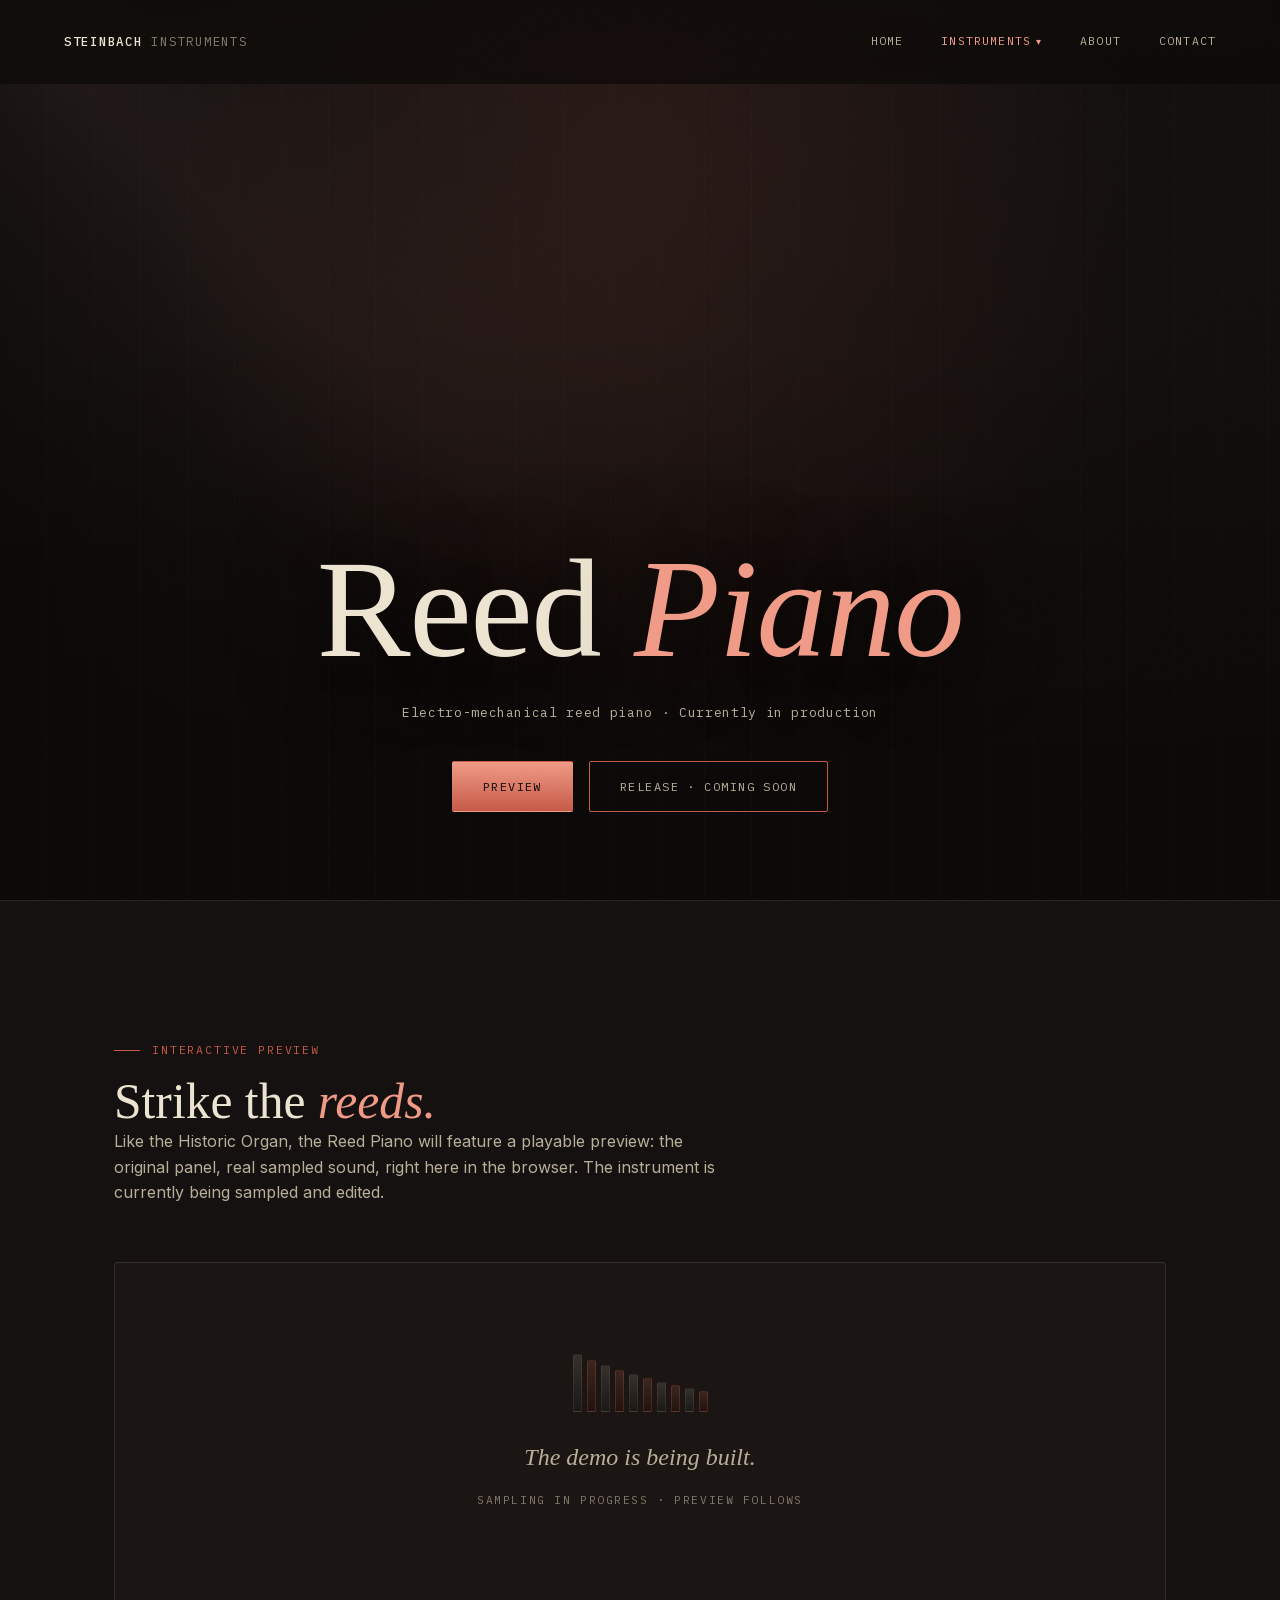
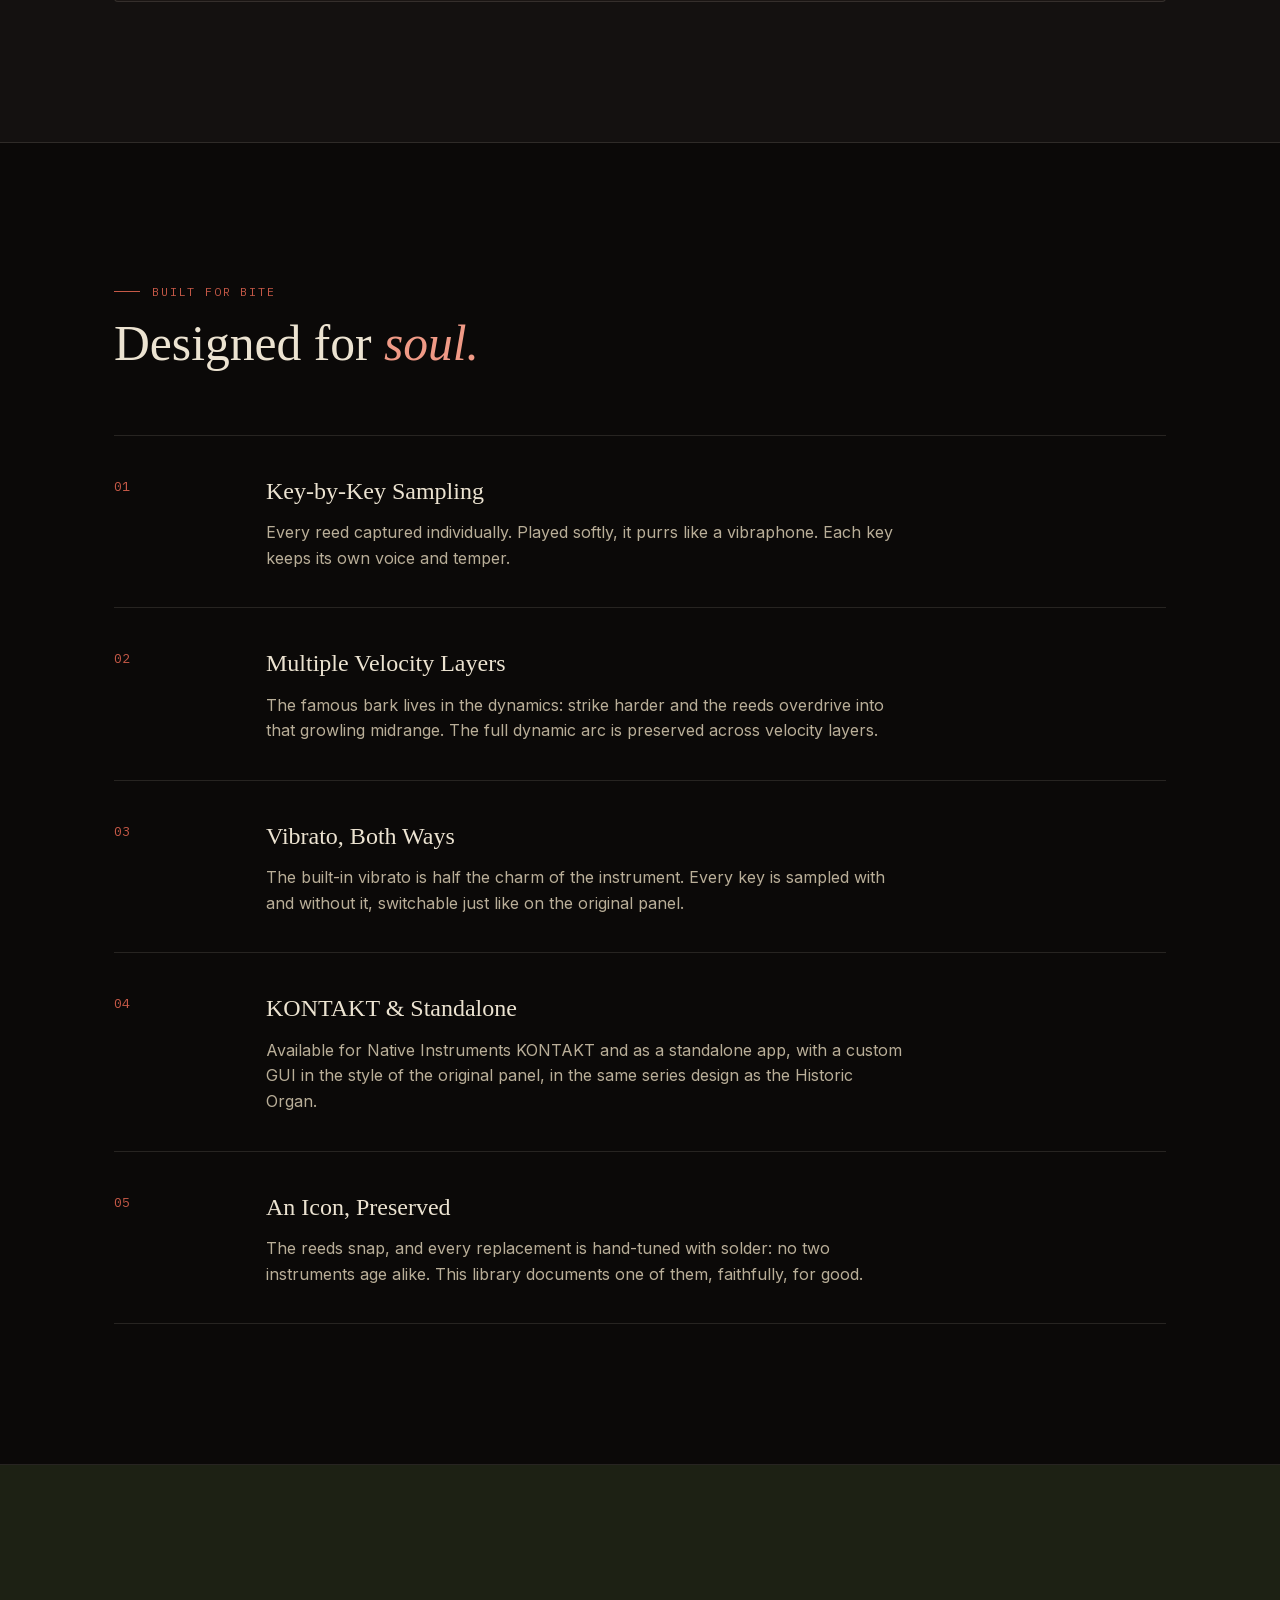
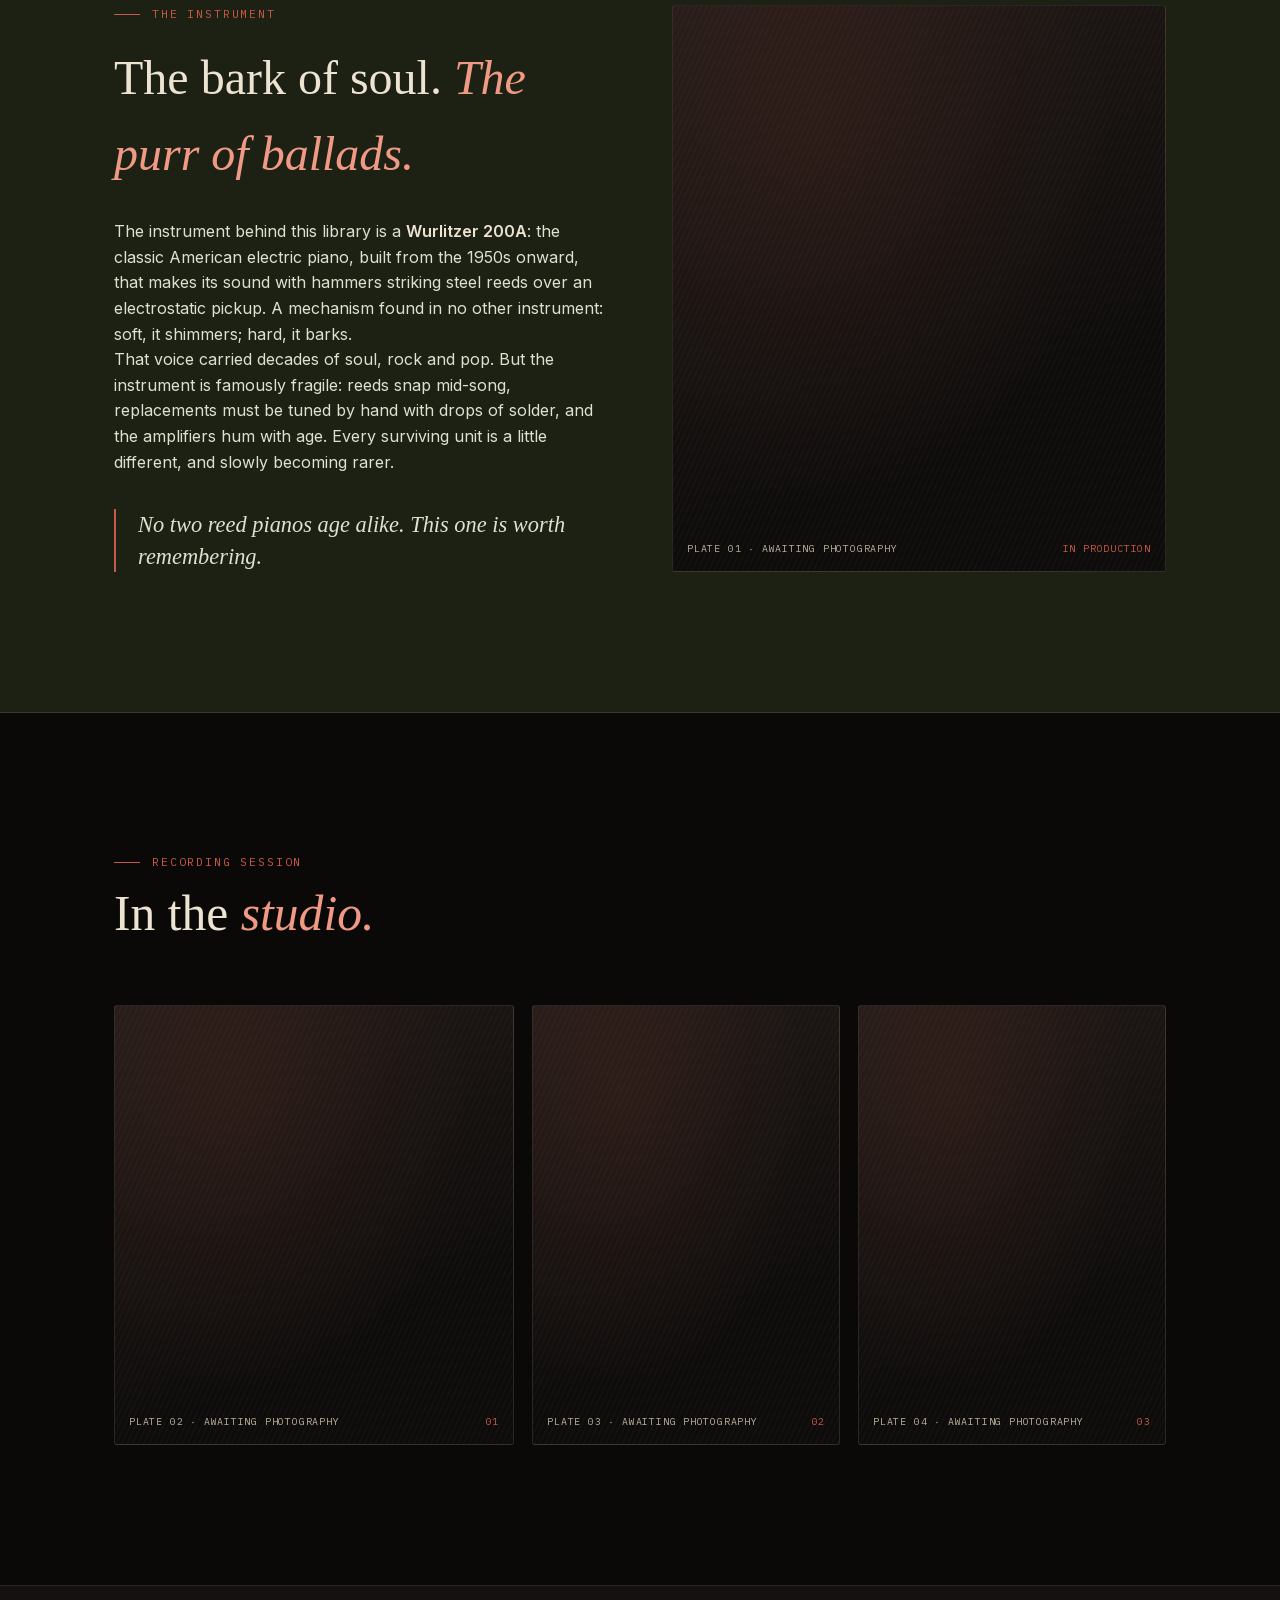
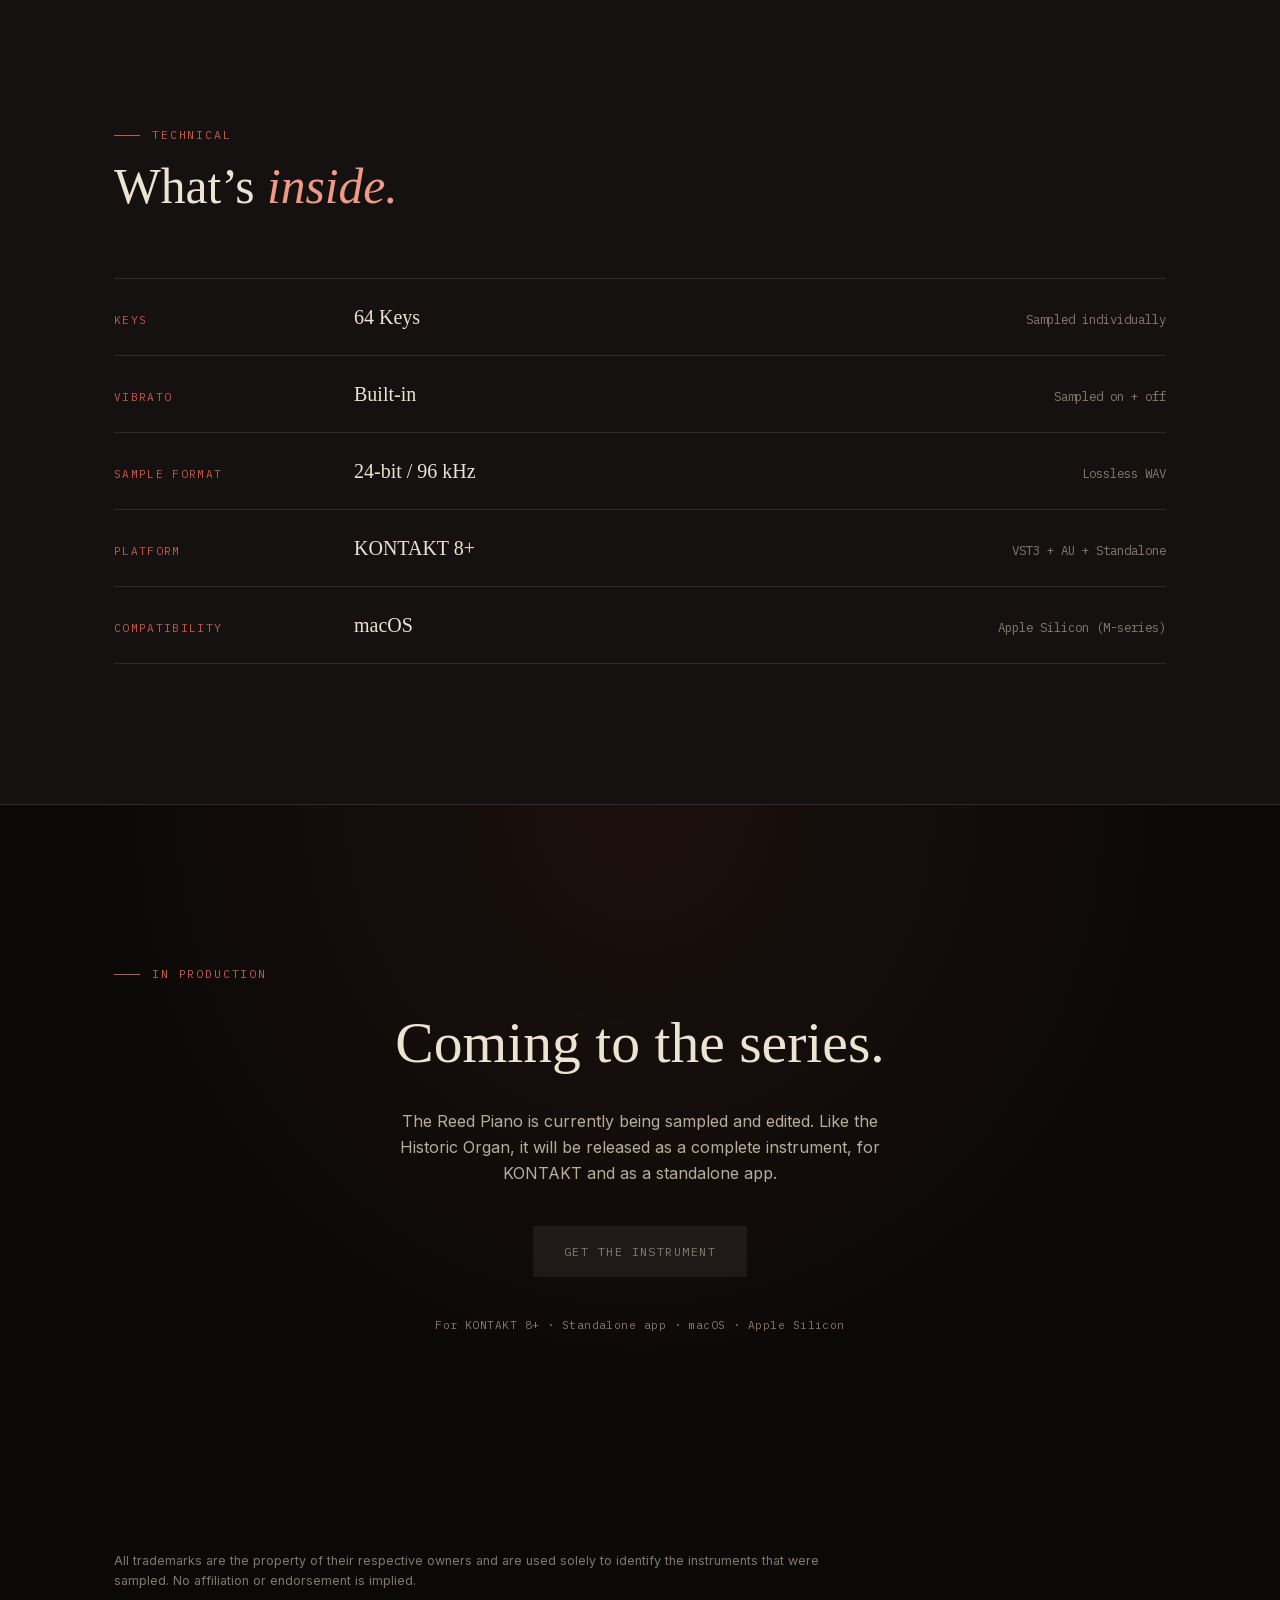
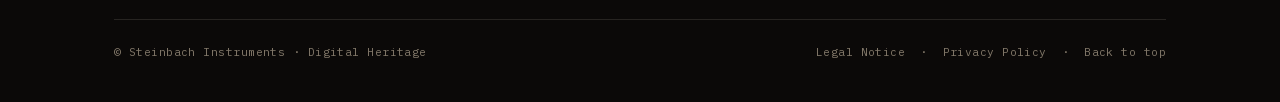
<file: reed-piano.html>
<!DOCTYPE html>
<html lang="en">
<head>
<meta charset="UTF-8" />
<meta name="viewport" content="width=device-width, initial-scale=1.0" />
<title>Reed Piano · Steinbach Instruments</title>
<link rel="stylesheet" href="assets/css/fonts.css" />
<link rel="icon" href="assets/icons/favicon.svg" type="image/svg+xml" />
<link rel="icon" href="assets/icons/favicon-32.png" sizes="32x32" type="image/png" />
<link rel="apple-touch-icon" href="assets/icons/apple-touch-icon.png" />
<link rel="stylesheet" href="assets/css/styles.css" />
<style>
  :root{
    --void:#0b0908;
    --void-2:#141110;
    --void-3:#1b1614;
    --deep-avocado:#1d2114;
    --parchment:#ece3d1;
    --parchment-dim:#b9ae98;
    --parchment-faint:#83796a;
    --brass:#c65947;
    --brass-bright:#f09a86;
    --slate:#6b7480;
    --line: rgba(236,227,209,0.12);
    --line-strong: rgba(236,227,209,0.22);
    --font-display: 'Fraunces', serif;
    --font-body: 'Inter', sans-serif;
    --font-mono: 'IBM Plex Mono', monospace;
  }

  


  /* ---------- HERO ---------- */
  .hero{
    position:relative;
    min-height:100svh;
    display:flex;
    align-items:flex-end;
    overflow:hidden;
    border-bottom:1px solid var(--line);
  }
  .hero-bg{
    position:absolute; inset:0;
    background:
      radial-gradient(ellipse at 50% 20%, rgba(198,89,71,0.12), transparent 55%),
      linear-gradient(180deg, var(--void-2) 0%, var(--void) 62%, var(--void) 100%);
  }
  .hero-bg::after{
    content:"";
    position:absolute; inset:0;
    background:repeating-linear-gradient(90deg, transparent 0 46px, rgba(236,227,209,0.025) 46px 47px);
    opacity:0.6;
  }
  .hero-beam{
    position:absolute; top:-12%; left:-8%; width:160%; height:170%;
    transform-origin:0% 0%;
    background:conic-gradient(from 0deg at 0% 0%,
      transparent 98deg,
      rgba(240,154,134,0.025) 116deg,
      rgba(240,154,134,0.06) 135deg,
      rgba(240,154,134,0.025) 154deg,
      transparent 172deg);
    mix-blend-mode:screen;
    -webkit-mask-image:linear-gradient(180deg, #000 0%, #000 28%, transparent 57%);
    mask-image:linear-gradient(180deg, #000 0%, #000 28%, transparent 57%);
    animation:spotlight 14s ease-in-out infinite alternate;
  }
  @keyframes spotlight{
    from{ transform:rotate(-7deg); }
    to{ transform:rotate(7deg); }
  }

  .hero-content{
    position:relative; z-index:2;
    width:100%;
    max-width:1180px;
    margin:0 auto;
    padding:120px clamp(20px,5vw,64px) 88px;
    text-align:center;
    display:flex; flex-direction:column;
    justify-content:flex-end;
    min-height:100svh;
  }
  .hero h1{
    font-family:var(--font-display);
    font-optical-sizing:auto;
    font-weight:340;
    font-size:clamp(4rem, 11vw, 10rem);
    line-height:0.92;
    letter-spacing:-0.01em;
    white-space:nowrap;
    margin:0 0 28px;
    color:var(--parchment);
    text-shadow:0 2px 30px rgba(11,9,8,0.6), 0 0 90px rgba(11,9,8,0.5);
  }
  .hero h1 em{
    font-style:italic;
    font-weight:300;
    color:var(--brass-bright);
  }
  @media (max-width:719px){
    .hero h1{ white-space:normal; font-size:clamp(3rem, 15vw, 5.5rem); }
  }
  .hero-sub{
    font-family:var(--font-mono);
    font-size:0.82rem;
    letter-spacing:0.05em;
    color:var(--parchment-dim);
    margin:0 0 38px;
  }
  .hero-actions{ display:flex; flex-wrap:wrap; gap:16px; justify-content:center; }

  .btn{
    font-family:var(--font-mono);
    font-size:0.75rem;
    letter-spacing:0.12em;
    text-transform:uppercase;
    text-decoration:none;
    padding:15px 30px;
    border-radius:2px;
    border:1px solid var(--brass);
    transition:all 0.25s ease;
    cursor:pointer;
    background:none;
  }
  .btn-fill{
    background:linear-gradient(180deg, var(--brass-bright), var(--brass));
    color:var(--void);
    border-color:transparent;
  }
  .btn-fill:hover{ filter:brightness(1.12); transform:translateY(-1px); }
  .btn-ghost{ color:var(--parchment-dim); }
  .btn-ghost:hover{ border-color:var(--brass-bright); color:var(--brass-bright); }
  .btn-disabled{
    background:rgba(236,227,209,0.07);
    border-color:transparent;
    color:var(--parchment-faint);
    cursor:not-allowed;
  }
  .btn-disabled:hover{ transform:none; filter:none; }
  .btn-small{ padding:10px 18px; font-size:0.68rem; }

  /* ---------- SECTION GENERIC ---------- */
  .section{ padding:140px 0; border-bottom:1px solid var(--line); }
  .section-head{ max-width:640px; margin-bottom:64px; }
  .section-head h2,
  .rank-copy h2{
    font-family:var(--font-display);
    font-weight:340;
    font-size:clamp(2rem, 4.2vw, 3.1rem);
    line-height:1.08;
    margin:16px 0 0;
    color:var(--parchment);
  }
  .section-head h2 i,
  .rank-copy h2 i{ color:var(--brass-bright); font-style:italic; font-weight:300; }

  /* ---------- PREVIEW / DEMO PLACEHOLDER ---------- */
  .rank-section{ background:var(--void-2); }
  .rank-copy{ max-width:620px; margin-bottom:56px; }
  .rank-copy p{ color:var(--parchment-dim); }

  .rank-stage{
    background:var(--void-3);
    border:1px solid var(--line);
    border-radius:4px;
  }
  .demo-placeholder{
    min-height:340px;
    display:flex; flex-direction:column;
    align-items:center; justify-content:center;
    gap:16px;
    text-align:center;
    padding:48px 24px;
  }
  .demo-placeholder-title{
    font-family:var(--font-display);
    font-weight:340; font-style:italic;
    font-size:1.5rem;
    color:var(--parchment-dim);
    margin:0;
  }
  .demo-placeholder-sub{
    font-family:var(--font-mono);
    font-size:0.7rem; letter-spacing:0.14em; text-transform:uppercase;
    color:var(--parchment-faint);
    margin:0;
  }
  .demo-placeholder-reeds{
    display:flex; align-items:flex-end; gap:5px;
    margin-bottom:10px;
  }
  .demo-placeholder-reeds span{
    width:9px;
    border-radius:2px 2px 1px 1px;
    background:linear-gradient(180deg, #35302b, #1c1815);
    border:1px solid rgba(236,227,209,0.08);
  }
  .demo-placeholder-reeds span:nth-child(2n){
    background:linear-gradient(180deg, #3a2620 0%, #20130f 100%);
    border-color:rgba(198,89,71,0.25);
  }
  .demo-placeholder-reeds span:nth-child(1){ height:58px; }
  .demo-placeholder-reeds span:nth-child(2){ height:52px; }
  .demo-placeholder-reeds span:nth-child(3){ height:47px; }
  .demo-placeholder-reeds span:nth-child(4){ height:42px; }
  .demo-placeholder-reeds span:nth-child(5){ height:38px; }
  .demo-placeholder-reeds span:nth-child(6){ height:34px; }
  .demo-placeholder-reeds span:nth-child(7){ height:30px; }
  .demo-placeholder-reeds span:nth-child(8){ height:27px; }
  .demo-placeholder-reeds span:nth-child(9){ height:24px; }
  .demo-placeholder-reeds span:nth-child(10){ height:21px; }

  /* ---------- FEATURES ---------- */
  .feature-row{
    display:grid; grid-template-columns:120px 1fr; gap:32px;
    padding:36px 0; border-top:1px solid var(--line);
  }
  .feature-row:last-child{ border-bottom:1px solid var(--line); }
  .feature-num{
    font-family:var(--font-mono); color:var(--brass); font-size:0.85rem; padding-top:4px;
  }
  .feature-row h3{
    font-family:var(--font-display); font-weight:400; font-size:1.5rem; margin:0 0 10px;
    color:var(--parchment);
  }
  .feature-row p{ margin:0; color:var(--parchment-dim); max-width:640px; }
  @media (max-width:640px){ .feature-row{ grid-template-columns:1fr; gap:8px; } }

  /* ---------- PLATE (image placeholder, archival style) ---------- */
  .plate{
    position:relative;
    border-radius:3px;
    overflow:hidden;
    background:
      radial-gradient(ellipse at 30% 20%, rgba(198,89,71,0.10), transparent 60%),
      linear-gradient(155deg, #221a17 0%, #0e0c0b 70%);
    border:1px solid var(--line);
    min-height:260px;
  }
  .plate::before{
    content:"";
    position:absolute; inset:0;
    background:repeating-linear-gradient(115deg, rgba(255,255,255,0.02) 0 2px, transparent 2px 5px);
  }
  .plate-label{
    position:absolute; left:14px; bottom:14px; right:14px;
    z-index:2;
    display:flex; justify-content:space-between; gap:12px;
    font-family:var(--font-mono); font-size:0.62rem; letter-spacing:0.08em;
    color:var(--parchment-dim); text-transform:uppercase;
  }
  .plate-label span:last-child{ color:var(--brass); text-align:right; }

  /* ---------- INSTRUMENT STORY ---------- */
  .instrument{ background:var(--deep-avocado); border-bottom:1px solid var(--line); }
  .instrument-grid{
    display:grid; grid-template-columns:1fr 1fr; gap:64px; align-items:stretch;
  }
  .instrument-text p{ color:#dde2cf; }
  .instrument-text strong{ color:var(--parchment); }
  .pull-quote{
    font-family:var(--font-display); font-style:italic; font-weight:300;
    font-size:1.4rem; line-height:1.4; color:var(--brass-bright);
    margin:34px 0 0; padding-left:22px; border-left:2px solid var(--brass);
  }
  .instrument .plate{ min-height:420px; }
  @media (max-width:860px){ .instrument-grid{ grid-template-columns:1fr; } .instrument .plate{ min-height:280px; } }

  /* ---------- GALLERY ---------- */
  .gallery-grid{
    display:grid; grid-template-columns:1.3fr 1fr 1fr; gap:18px;
  }
  .gallery-grid .plate:first-child{ min-height:440px; }
  .gallery-grid .plate{ min-height:210px; }
  @media (max-width:760px){ .gallery-grid{ grid-template-columns:1fr; } .gallery-grid .plate:first-child{ min-height:260px; } }

  /* ---------- SPECS ---------- */
  .specs{ background:var(--void-2); }
  .spec-table{ border-top:1px solid var(--line); }
  .spec-row{
    display:grid; grid-template-columns:220px 1fr 1fr;
    gap:20px; padding:22px 0; border-bottom:1px solid var(--line);
    align-items:baseline;
  }
  .spec-label{ font-family:var(--font-mono); font-size:0.7rem; letter-spacing:0.12em; text-transform:uppercase; color:var(--brass); }
  .spec-value{ font-family:var(--font-display); font-size:1.25rem; font-weight:400; color:var(--parchment); }
  .spec-sub{ font-family:var(--font-mono); font-size:0.78rem; color:var(--parchment-faint); text-align:right; }
  @media (max-width:640px){
    .spec-row{ grid-template-columns:1fr; gap:4px; }
    .spec-sub{ text-align:left; }
  }

  /* ---------- CTA ---------- */
  .cta{
    text-align:center; padding:160px 0;
    background:
      radial-gradient(ellipse at 50% 0%, rgba(198,89,71,0.09), transparent 60%),
      var(--void);
  }
  .cta h2{
    font-family:var(--font-display); font-weight:340;
    font-size:clamp(2.2rem, 5vw, 3.6rem); margin:14px 0 20px;
  }
  .cta p{ color:var(--parchment-dim); max-width:520px; margin:0 auto 40px; }
  .cta .btn{ display:inline-block; }
  .cta-fine{ margin-top:40px; font-family:var(--font-mono); font-size:0.7rem; color:var(--parchment-faint); letter-spacing:0.04em; }

  /* ---------- FOOTER ---------- */

  @media (max-width:720px){
    .section{ padding:88px 0; }
    .cta{ padding:100px 0; }
  }
</style>
</head>
<body>

<div class="grain"></div>

<header class="nav" id="nav">
  <a href="index.html" class="nav-mark">STEINBACH <span>INSTRUMENTS</span></a>
  <button class="nav-toggle" id="nav-toggle" type="button" aria-expanded="false" aria-label="Menu">
    <span></span><span></span><span></span>
  </button>
  <ul class="nav-links">
    <li><a href="index.html">Home</a></li>
    <li class="nav-item-drop">
      <a href="instruments.html" class="active">Instruments<span class="caret">▾</span></a>
      <ul class="nav-drop-menu">
        <li><a href="historic-organ.html">Historic Organ</a></li>
        <li><a href="tine-piano.html">Tine Piano</a></li>
        <li><a href="transistor-organ.html">Transistor Organ</a></li>
        <li><a href="reed-piano.html" class="current">Reed Piano</a></li>
      </ul>
    </li>
    <li><a href="about.html">About</a></li>
    <li><a href="contact.html">Contact</a></li>
  </ul>
</header>

<main id="top">

  <section class="hero">
    <div class="hero-bg"></div>
    <div class="hero-beam"></div>
    <div class="hero-content">
      <h1>Reed <em>Piano</em></h1>
      <p class="hero-sub">Electro-mechanical reed piano · Currently in production</p>
      <div class="hero-actions">
        <a href="#preview" class="btn btn-fill">Preview</a>
        <a href="#download" class="btn btn-ghost">Release &middot; Coming soon</a>
      </div>
    </div>
  </section>

  <section class="section rank-section" id="preview">
    <div class="wrap">
      <div class="rank-copy reveal">
        <div class="eyebrow">Interactive Preview</div>
        <h2>Strike the <i>reeds.</i></h2>
        <p>Like the Historic Organ, the Reed Piano will feature a playable preview: the original panel, real sampled sound, right here in the browser. The instrument is currently being sampled and edited.</p>
      </div>

      <div class="rank-stage demo-placeholder reveal">
        <div class="demo-placeholder-reeds" aria-hidden="true">
          <span></span><span></span><span></span><span></span><span></span><span></span><span></span><span></span><span></span><span></span>
        </div>
        <p class="demo-placeholder-title">The demo is being built.</p>
        <p class="demo-placeholder-sub">Sampling in progress &middot; Preview follows</p>
      </div>
    </div>
  </section>

  <section class="section">
    <div class="wrap">
      <div class="section-head reveal">
        <div class="eyebrow">Built For Bite</div>
        <h2>Designed for <i>soul.</i></h2>
      </div>

      <div class="features">
        <div class="feature-row reveal">
          <div class="feature-num">01</div>
          <div><h3>Key-by-Key Sampling</h3><p>Every reed captured individually. Played softly, it purrs like a vibraphone. Each key keeps its own voice and temper.</p></div>
        </div>
        <div class="feature-row reveal">
          <div class="feature-num">02</div>
          <div><h3>Multiple Velocity Layers</h3><p>The famous bark lives in the dynamics: strike harder and the reeds overdrive into that growling midrange. The full dynamic arc is preserved across velocity layers.</p></div>
        </div>
        <div class="feature-row reveal">
          <div class="feature-num">03</div>
          <div><h3>Vibrato, Both Ways</h3><p>The built-in vibrato is half the charm of the instrument. Every key is sampled with and without it, switchable just like on the original panel.</p></div>
        </div>
        <div class="feature-row reveal">
          <div class="feature-num">04</div>
          <div><h3>KONTAKT &amp; Standalone</h3><p>Available for Native Instruments KONTAKT and as a standalone app, with a custom GUI in the style of the original panel, in the same series design as the Historic Organ.</p></div>
        </div>
        <div class="feature-row reveal">
          <div class="feature-num">05</div>
          <div><h3>An Icon, Preserved</h3><p>The reeds snap, and every replacement is hand-tuned with solder: no two instruments age alike. This library documents one of them, faithfully, for good.</p></div>
        </div>
      </div>
    </div>
  </section>

  <section class="section instrument" id="instrument">
    <div class="wrap">
      <div class="instrument-grid">
        <div class="instrument-text reveal">
          <div class="eyebrow">The Instrument</div>
          <h2 style="font-family:var(--font-display); font-weight:340; font-size:clamp(2rem,4vw,3rem); margin:16px 0 26px;">The bark of soul. <i style="color:var(--brass-bright); font-style:italic; font-weight:300;">The purr of ballads.</i></h2>
          <p>The instrument behind this library is a <strong>Wurlitzer 200A</strong>: the classic American electric piano, built from the 1950s onward, that makes its sound with hammers striking steel reeds over an electrostatic pickup. A mechanism found in no other instrument: soft, it shimmers; hard, it barks.</p>
          <p>That voice carried decades of soul, rock and pop. But the instrument is famously fragile: reeds snap mid-song, replacements must be tuned by hand with drops of solder, and the amplifiers hum with age. Every surviving unit is a little different, and slowly becoming rarer.</p>
          <p class="pull-quote">No two reed pianos age alike. This one is worth remembering.</p>
        </div>
        <div class="plate reveal">
          <div class="plate-label"><span>Plate 01 &middot; Awaiting photography</span><span>In production</span></div>
        </div>
      </div>
    </div>
  </section>

  <section class="section" id="recording">
    <div class="wrap">
      <div class="section-head reveal">
        <div class="eyebrow">Recording Session</div>
        <h2>In the <i>studio.</i></h2>
      </div>
      <div class="gallery-grid">
        <div class="plate reveal"><div class="plate-label"><span>Plate 02 &middot; Awaiting photography</span><span>01</span></div></div>
        <div class="plate reveal"><div class="plate-label"><span>Plate 03 &middot; Awaiting photography</span><span>02</span></div></div>
        <div class="plate reveal"><div class="plate-label"><span>Plate 04 &middot; Awaiting photography</span><span>03</span></div></div>
      </div>
    </div>
  </section>

  <section class="section specs" id="technical">
    <div class="wrap">
      <div class="section-head reveal">
        <div class="eyebrow">Technical</div>
        <h2>What&rsquo;s <i>inside.</i></h2>
      </div>
      <div class="spec-table reveal">
        <div class="spec-row"><div class="spec-label">Keys</div><div class="spec-value">64 Keys</div><div class="spec-sub">Sampled individually</div></div>
        <div class="spec-row"><div class="spec-label">Vibrato</div><div class="spec-value">Built-in</div><div class="spec-sub">Sampled on + off</div></div>
        <div class="spec-row"><div class="spec-label">Sample Format</div><div class="spec-value">24-bit / 96 kHz</div><div class="spec-sub">Lossless WAV</div></div>
        <div class="spec-row"><div class="spec-label">Platform</div><div class="spec-value">KONTAKT 8+</div><div class="spec-sub">VST3 + AU + Standalone</div></div>
        <div class="spec-row"><div class="spec-label">Compatibility</div><div class="spec-value">macOS</div><div class="spec-sub">Apple Silicon (M-series)</div></div>
      </div>
    </div>
  </section>

  <section class="cta" id="download">
    <div class="wrap">
      <div class="eyebrow reveal">In Production</div>
      <h2 class="reveal">Coming to the series.</h2>
      <p class="reveal">The Reed Piano is currently being sampled and edited. Like the Historic Organ, it will be released as a complete instrument, for KONTAKT and as a standalone app.</p>
      <span class="btn btn-disabled reveal" aria-disabled="true">Get the instrument</span>
      <div class="cta-fine reveal">For KONTAKT 8+ &middot; Standalone app &middot; macOS &middot; Apple Silicon</div>
    </div>
  </section>

</main>

<footer class="footer">
  <div class="wrap">
    <p class="footer-disclaimer">All trademarks are the property of their respective owners and are used solely to identify the instruments that were sampled. No affiliation or endorsement is implied.</p>
    <div class="footer-bottom">
      <span>&copy; Steinbach Instruments &middot; Digital Heritage</span>
      <span><a href="impressum.html">Legal Notice</a> &nbsp;&middot;&nbsp; <a href="datenschutz.html">Privacy Policy</a> &nbsp;&middot;&nbsp; <a href="#top">Back to top</a></span>
    </div>
  </div>
</footer>

<script src="assets/js/main.js"></script>

</body>
</html>
</file>
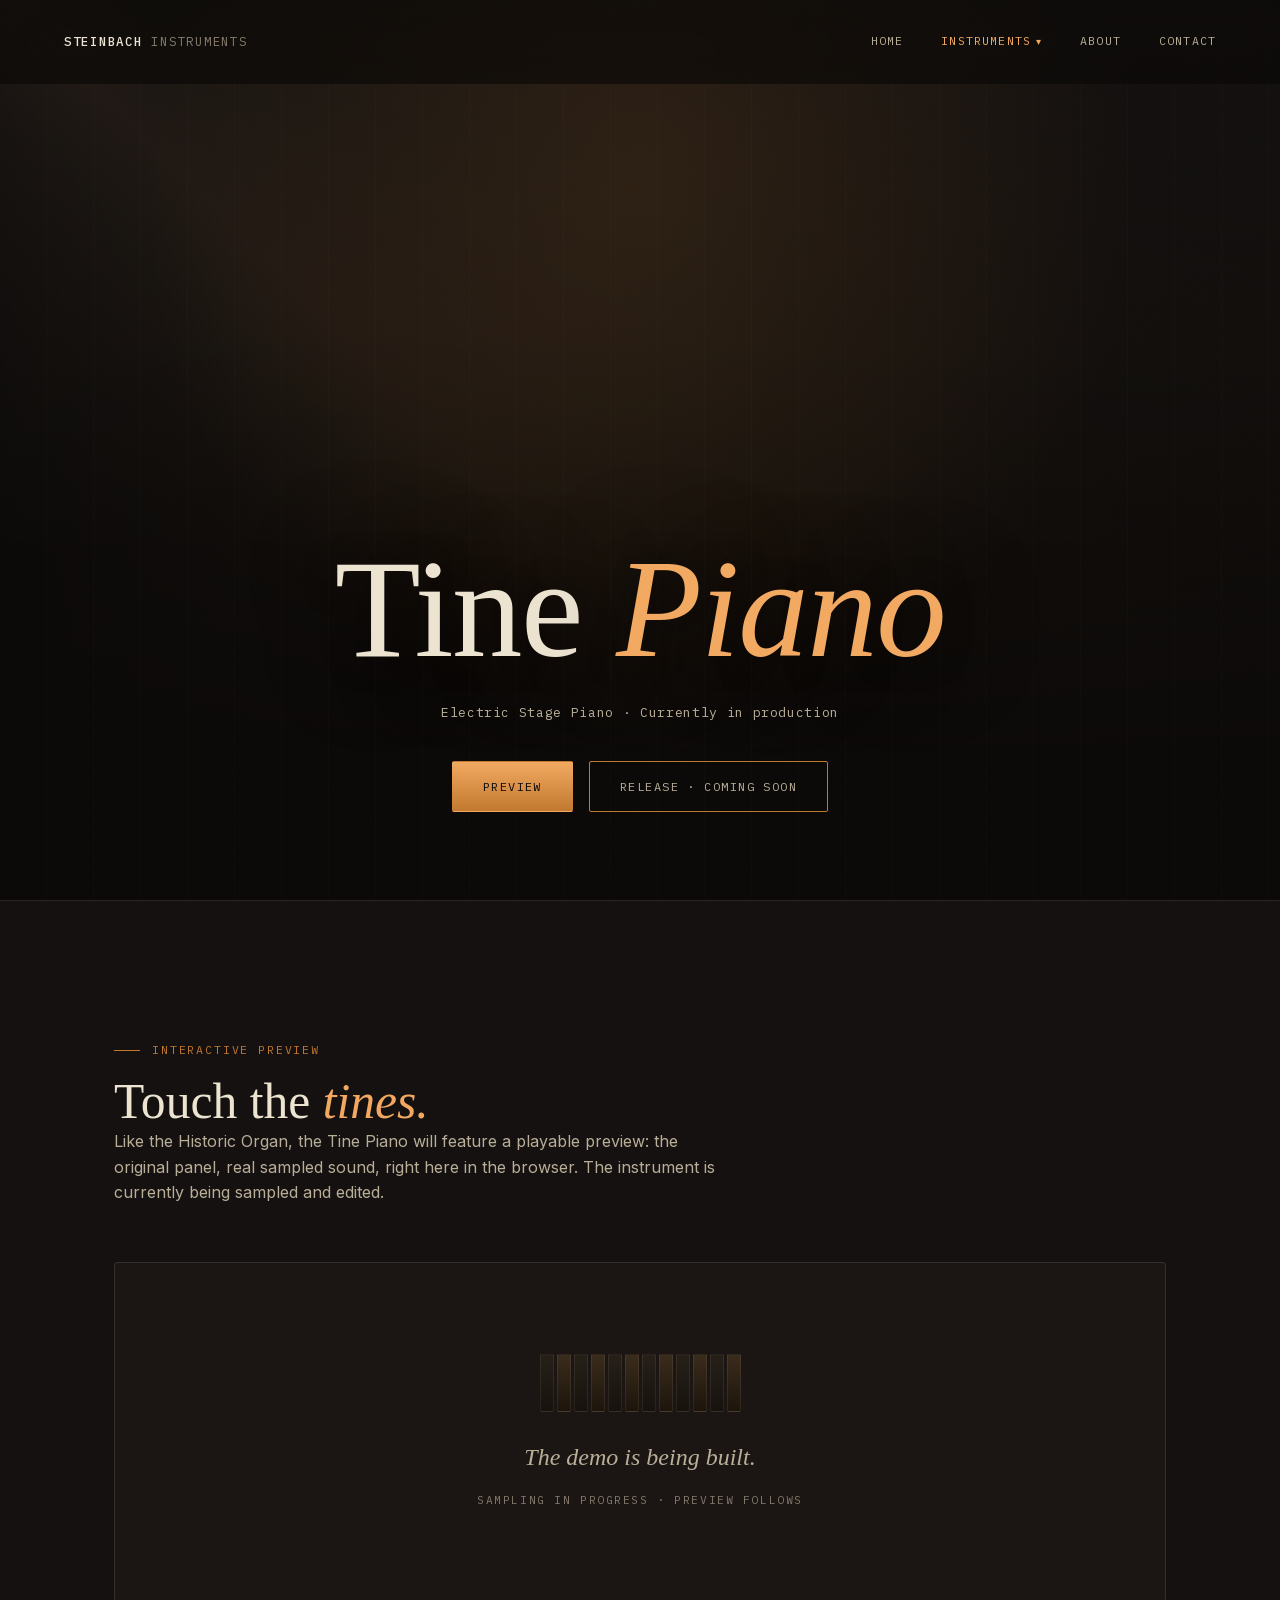
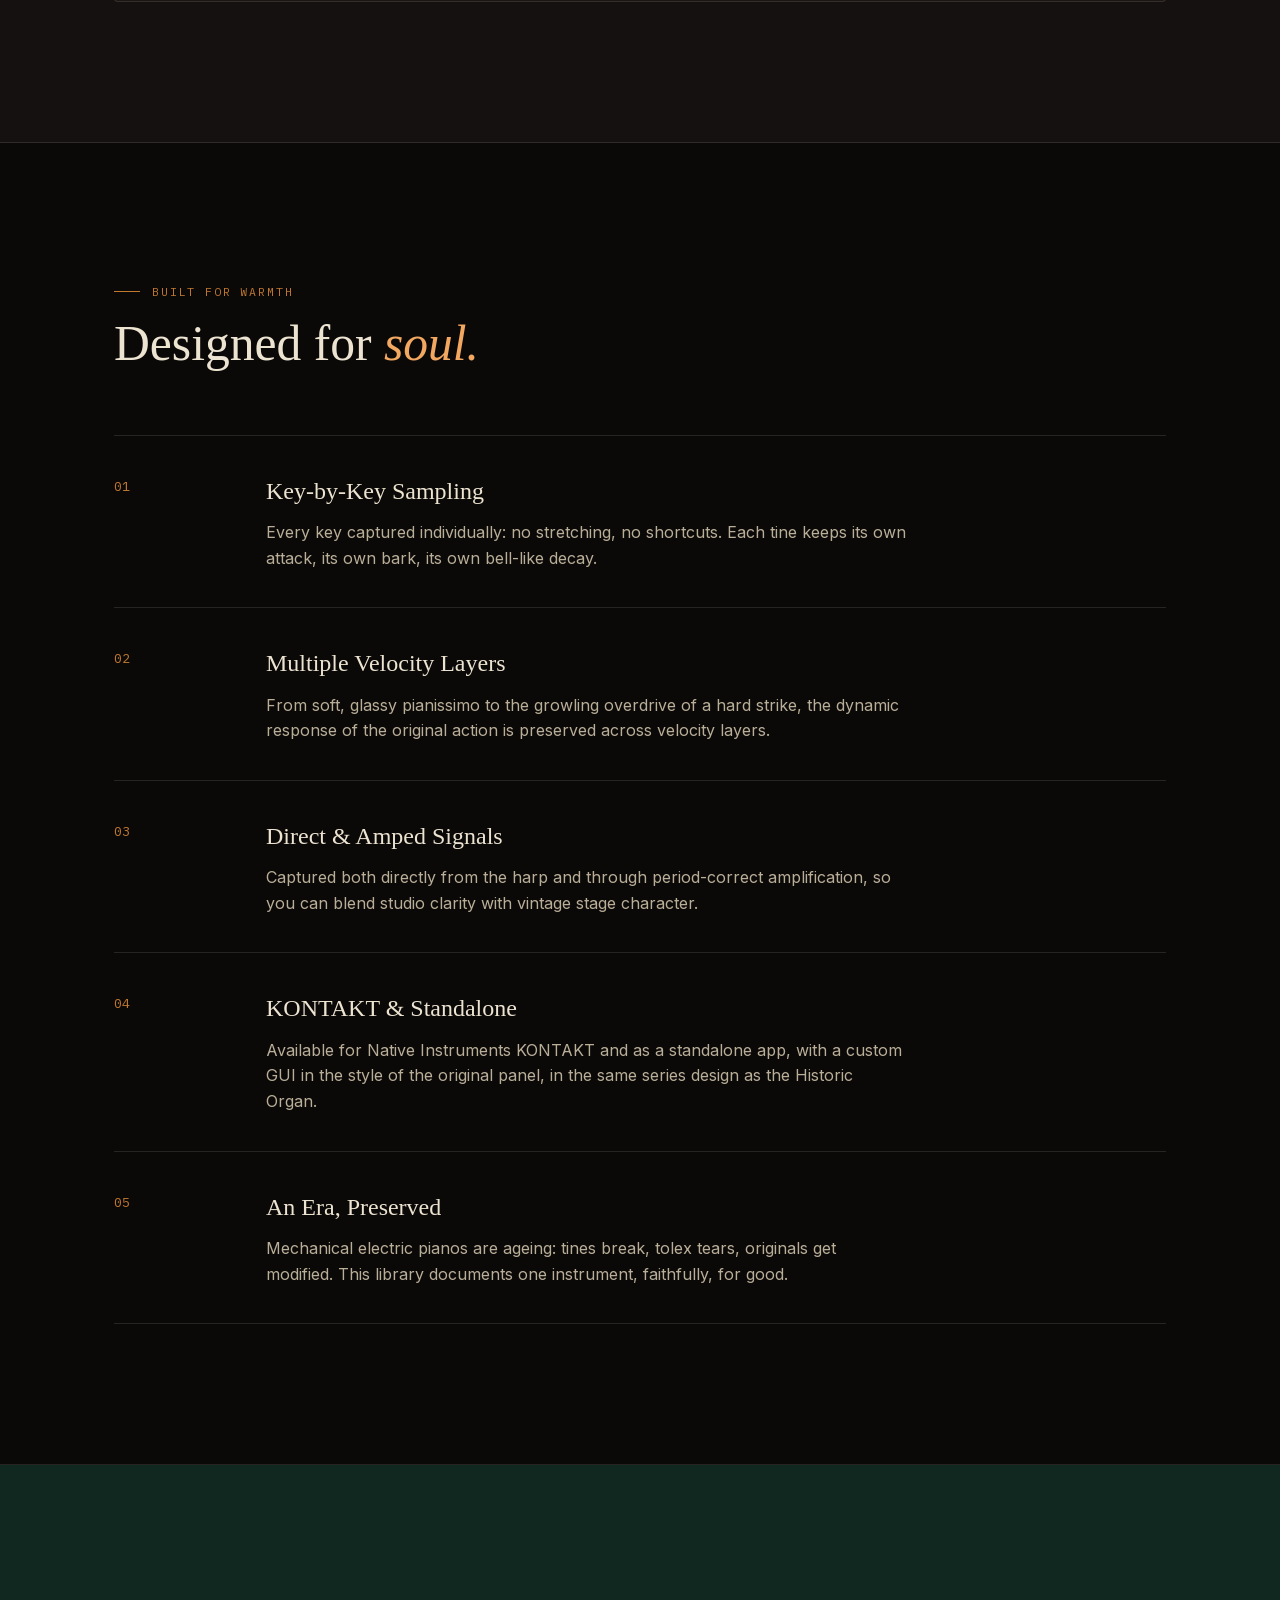
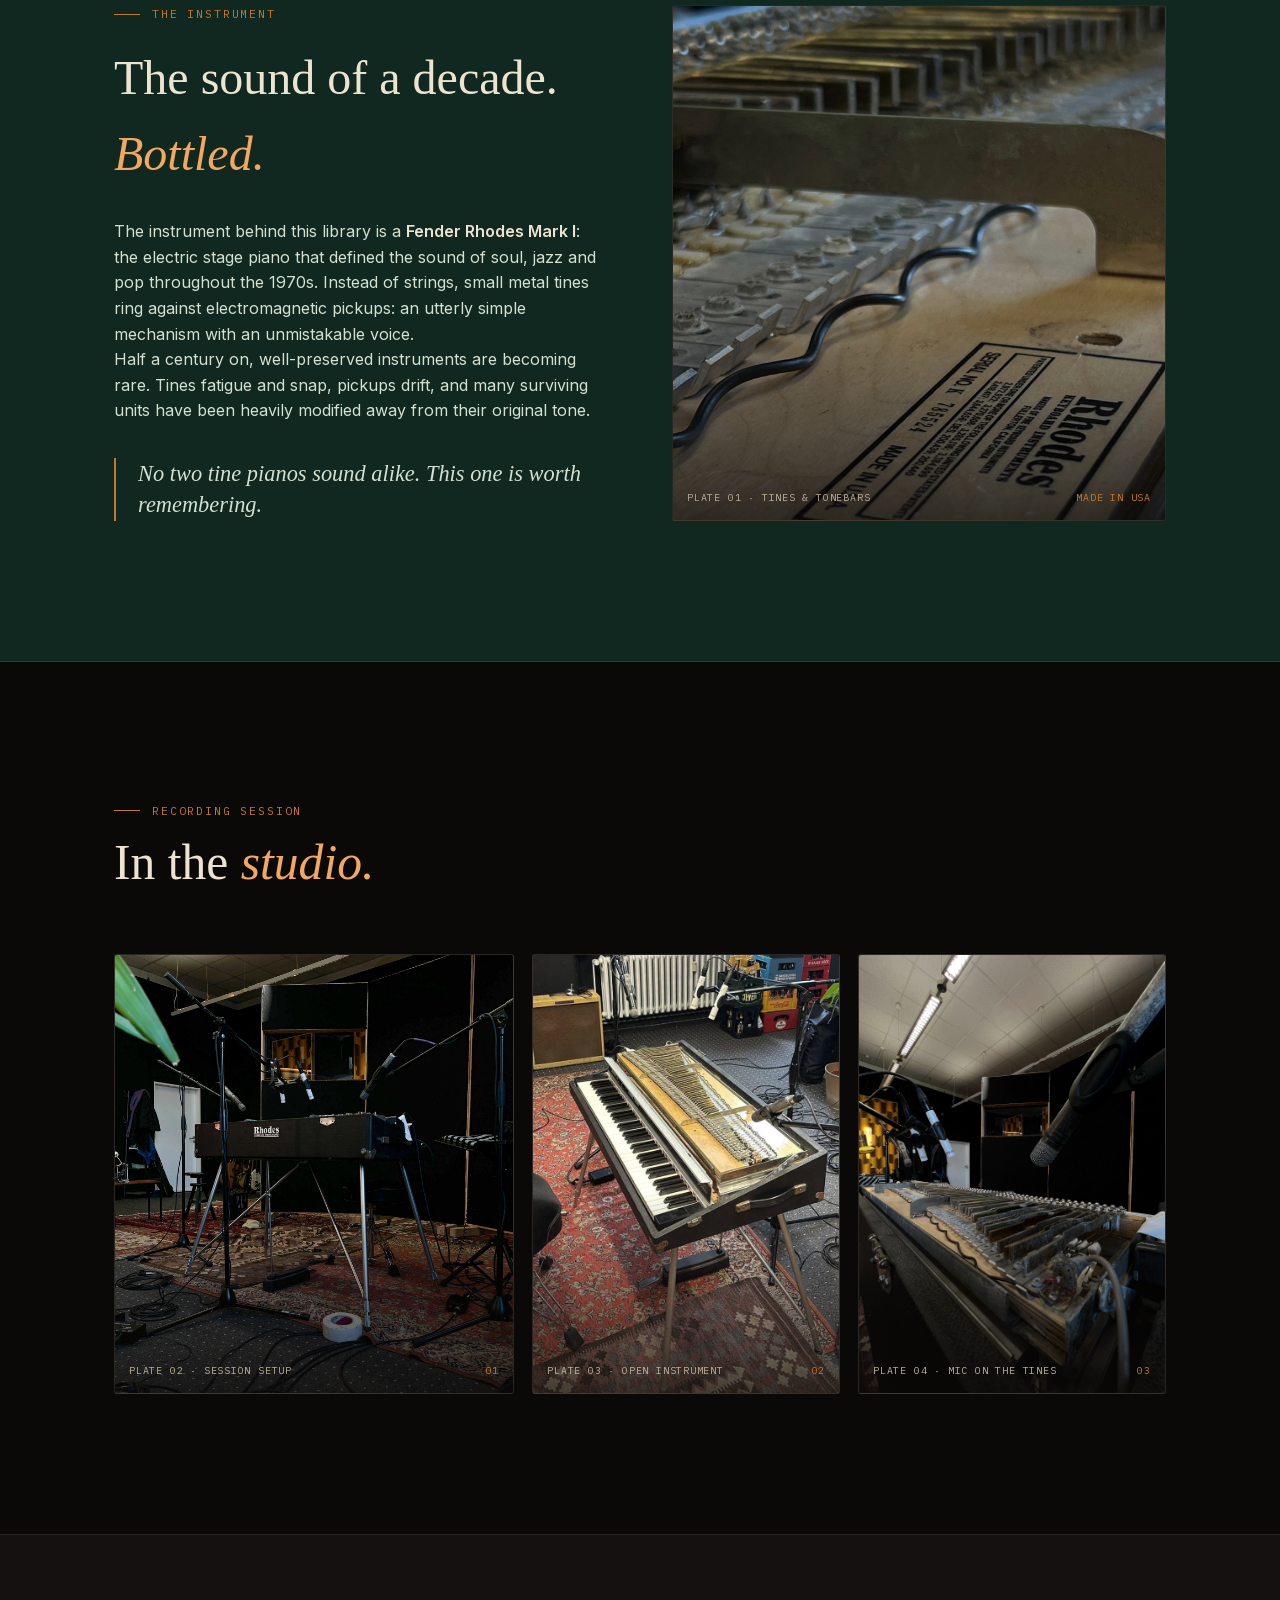
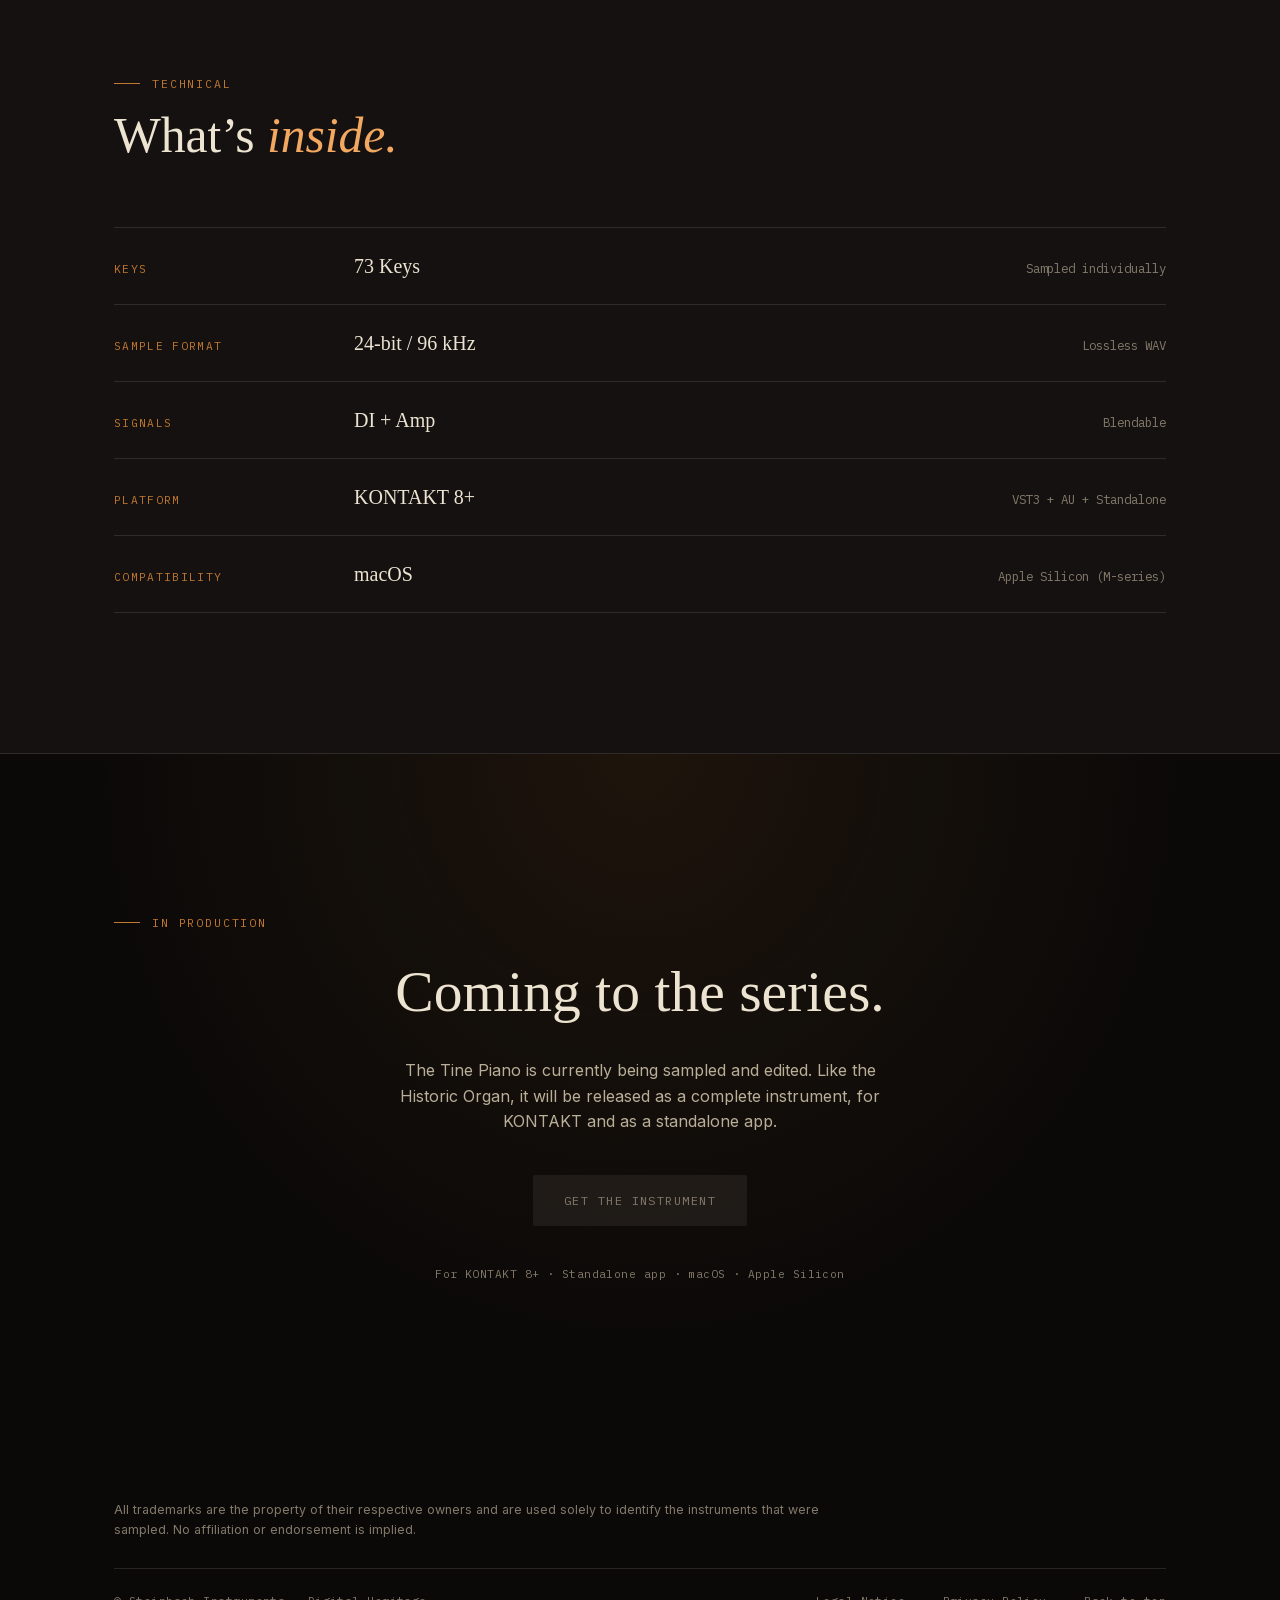
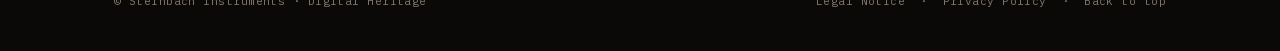
<file: tine-piano.html>
<!DOCTYPE html>
<html lang="en">
<head>
<meta charset="UTF-8" />
<meta name="viewport" content="width=device-width, initial-scale=1.0" />
<title>Tine Piano · Steinbach Instruments</title>
<link rel="stylesheet" href="assets/css/fonts.css" />
<link rel="icon" href="assets/icons/favicon.svg" type="image/svg+xml" />
<link rel="icon" href="assets/icons/favicon-32.png" sizes="32x32" type="image/png" />
<link rel="apple-touch-icon" href="assets/icons/apple-touch-icon.png" />
<link rel="stylesheet" href="assets/css/styles.css" />
<style>
  :root{
    --void:#0b0908;
    --void-2:#141110;
    --void-3:#1b1614;
    --deep-green:#10281f;
    --parchment:#ece3d1;
    --parchment-dim:#b9ae98;
    --parchment-faint:#83796a;
    --brass:#c1782f;
    --brass-bright:#f2a860;
    --slate:#6b7480;
    --line: rgba(236,227,209,0.12);
    --line-strong: rgba(236,227,209,0.22);
    --font-display: 'Fraunces', serif;
    --font-body: 'Inter', sans-serif;
    --font-mono: 'IBM Plex Mono', monospace;
  }

  


  /* ---------- HERO ---------- */
  .hero{
    position:relative;
    min-height:100svh;
    display:flex;
    align-items:flex-end;
    overflow:hidden;
    border-bottom:1px solid var(--line);
  }
  .hero-bg{
    position:absolute; inset:0;
    background:
      radial-gradient(ellipse at 50% 20%, rgba(193,120,47,0.14), transparent 55%),
      linear-gradient(180deg, var(--void-2) 0%, var(--void) 62%, var(--void) 100%);
  }
  .hero-bg::after{
    content:"";
    position:absolute; inset:0;
    background:repeating-linear-gradient(90deg, transparent 0 46px, rgba(236,227,209,0.025) 46px 47px);
    opacity:0.6;
  }
  .hero-beam{
    position:absolute; top:-12%; left:-8%; width:160%; height:170%;
    transform-origin:0% 0%;
    background:conic-gradient(from 0deg at 0% 0%,
      transparent 98deg,
      rgba(242,168,96,0.025) 116deg,
      rgba(242,168,96,0.06) 135deg,
      rgba(242,168,96,0.025) 154deg,
      transparent 172deg);
    mix-blend-mode:screen;
    -webkit-mask-image:linear-gradient(180deg, #000 0%, #000 28%, transparent 57%);
    mask-image:linear-gradient(180deg, #000 0%, #000 28%, transparent 57%);
    animation:spotlight 14s ease-in-out infinite alternate;
  }
  @keyframes spotlight{
    from{ transform:rotate(-7deg); }
    to{ transform:rotate(7deg); }
  }

  .hero-content{
    position:relative; z-index:2;
    width:100%;
    max-width:1180px;
    margin:0 auto;
    padding:120px clamp(20px,5vw,64px) 88px;
    text-align:center;
    display:flex; flex-direction:column;
    justify-content:flex-end;
    min-height:100svh;
  }
  .hero h1{
    font-family:var(--font-display);
    font-optical-sizing:auto;
    font-weight:340;
    font-size:clamp(4rem, 11vw, 10rem);
    line-height:0.92;
    letter-spacing:-0.01em;
    white-space:nowrap;
    margin:0 0 28px;
    color:var(--parchment);
    text-shadow:0 2px 30px rgba(11,9,8,0.6), 0 0 90px rgba(11,9,8,0.5);
  }
  .hero h1 em{
    font-style:italic;
    font-weight:300;
    color:var(--brass-bright);
  }
  @media (max-width:719px){
    .hero h1{ white-space:normal; font-size:clamp(3rem, 15vw, 5.5rem); }
  }
  .hero-sub{
    font-family:var(--font-mono);
    font-size:0.82rem;
    letter-spacing:0.05em;
    color:var(--parchment-dim);
    margin:0 0 38px;
  }
  .hero-actions{ display:flex; flex-wrap:wrap; gap:16px; justify-content:center; }

  .btn{
    font-family:var(--font-mono);
    font-size:0.75rem;
    letter-spacing:0.12em;
    text-transform:uppercase;
    text-decoration:none;
    padding:15px 30px;
    border-radius:2px;
    border:1px solid var(--brass);
    transition:all 0.25s ease;
    cursor:pointer;
    background:none;
  }
  .btn-fill{
    background:linear-gradient(180deg, var(--brass-bright), var(--brass));
    color:var(--void);
    border-color:transparent;
  }
  .btn-fill:hover{ filter:brightness(1.12); transform:translateY(-1px); }
  .btn-ghost{ color:var(--parchment-dim); }
  .btn-ghost:hover{ border-color:var(--brass-bright); color:var(--brass-bright); }
  .btn-disabled{
    background:rgba(236,227,209,0.07);
    border-color:transparent;
    color:var(--parchment-faint);
    cursor:not-allowed;
  }
  .btn-disabled:hover{ transform:none; filter:none; }
  .btn-small{ padding:10px 18px; font-size:0.68rem; }

  /* ---------- SECTION GENERIC ---------- */
  .section{ padding:140px 0; border-bottom:1px solid var(--line); }
  .section-head{ max-width:640px; margin-bottom:64px; }
  .section-head h2,
  .rank-copy h2{
    font-family:var(--font-display);
    font-weight:340;
    font-size:clamp(2rem, 4.2vw, 3.1rem);
    line-height:1.08;
    margin:16px 0 0;
    color:var(--parchment);
  }
  .section-head h2 i,
  .rank-copy h2 i{ color:var(--brass-bright); font-style:italic; font-weight:300; }

  /* ---------- PREVIEW / DEMO PLACEHOLDER ---------- */
  .rank-section{ background:var(--void-2); }
  .rank-copy{ max-width:620px; margin-bottom:56px; }
  .rank-copy p{ color:var(--parchment-dim); }

  .rank-stage{
    background:var(--void-3);
    border:1px solid var(--line);
    border-radius:4px;
  }
  .demo-placeholder{
    min-height:340px;
    display:flex; flex-direction:column;
    align-items:center; justify-content:center;
    gap:16px;
    text-align:center;
    padding:48px 24px;
  }
  .demo-placeholder-title{
    font-family:var(--font-display);
    font-weight:340; font-style:italic;
    font-size:1.5rem;
    color:var(--parchment-dim);
    margin:0;
  }
  .demo-placeholder-sub{
    font-family:var(--font-mono);
    font-size:0.7rem; letter-spacing:0.14em; text-transform:uppercase;
    color:var(--parchment-faint);
    margin:0;
  }
  .demo-placeholder-keys{
    display:flex; gap:3px;
    margin-bottom:10px;
  }
  .demo-placeholder-keys span{
    width:14px; height:58px;
    border-radius:0 0 2px 2px;
    background:linear-gradient(180deg, #262019, #17120d);
    border:1px solid rgba(236,227,209,0.08);
  }
  .demo-placeholder-keys span:nth-child(2n){
    background:linear-gradient(180deg, #3a2c1c, #1d150c);
  }

  /* ---------- FEATURES ---------- */
  .feature-row{
    display:grid; grid-template-columns:120px 1fr; gap:32px;
    padding:36px 0; border-top:1px solid var(--line);
  }
  .feature-row:last-child{ border-bottom:1px solid var(--line); }
  .feature-num{
    font-family:var(--font-mono); color:var(--brass); font-size:0.85rem; padding-top:4px;
  }
  .feature-row h3{
    font-family:var(--font-display); font-weight:400; font-size:1.5rem; margin:0 0 10px;
    color:var(--parchment);
  }
  .feature-row p{ margin:0; color:var(--parchment-dim); max-width:640px; }
  @media (max-width:640px){ .feature-row{ grid-template-columns:1fr; gap:8px; } }

  /* ---------- PLATE (image placeholder, archival style) ---------- */
  .plate{
    position:relative;
    border-radius:3px;
    overflow:hidden;
    background:
      radial-gradient(ellipse at 30% 20%, rgba(193,120,47,0.12), transparent 60%),
      linear-gradient(155deg, #211b17, #0e0c0b 70%);
    border:1px solid var(--line);
    min-height:260px;
  }
  .plate::before{
    content:"";
    position:absolute; inset:0;
    background:repeating-linear-gradient(115deg, rgba(255,255,255,0.02) 0 2px, transparent 2px 5px);
  }
  .plate-photo{
    position:absolute; inset:0;
    width:100%; height:100%;
    object-fit:cover;
    filter:saturate(0.85) contrast(1.02);
  }
  .plate::after{
    content:"";
    position:absolute; left:0; right:0; bottom:0; height:45%;
    background:linear-gradient(180deg, transparent, rgba(11,9,8,0.75));
    pointer-events:none;
  }
  .plate-label{
    position:absolute; left:14px; bottom:14px; right:14px;
    z-index:2;
    display:flex; justify-content:space-between; gap:12px;
    font-family:var(--font-mono); font-size:0.62rem; letter-spacing:0.08em;
    color:var(--parchment-dim); text-transform:uppercase;
  }
  .plate-label span:last-child{ color:var(--brass); text-align:right; }

  /* ---------- INSTRUMENT STORY ---------- */
  .instrument{ background:var(--deep-green); border-bottom:1px solid var(--line); }
  .instrument-grid{
    display:grid; grid-template-columns:1fr 1fr; gap:64px; align-items:stretch;
  }
  .instrument-text p{ color:#d3e0d2; }
  .instrument-text strong{ color:var(--parchment); }
  .pull-quote{
    font-family:var(--font-display); font-style:italic; font-weight:300;
    font-size:1.4rem; line-height:1.4; color:var(--brass-bright);
    margin:34px 0 0; padding-left:22px; border-left:2px solid var(--brass);
  }
  .instrument .plate{ min-height:420px; }
  @media (max-width:860px){ .instrument-grid{ grid-template-columns:1fr; } .instrument .plate{ min-height:280px; } }

  /* ---------- GALLERY ---------- */
  .gallery-grid{
    display:grid; grid-template-columns:1.3fr 1fr 1fr; gap:18px;
  }
  .gallery-grid .plate:first-child{ min-height:440px; }
  .gallery-grid .plate{ min-height:210px; }
  @media (max-width:760px){ .gallery-grid{ grid-template-columns:1fr; } .gallery-grid .plate:first-child{ min-height:260px; } }

  /* ---------- SPECS ---------- */
  .specs{ background:var(--void-2); }
  .spec-table{ border-top:1px solid var(--line); }
  .spec-row{
    display:grid; grid-template-columns:220px 1fr 1fr;
    gap:20px; padding:22px 0; border-bottom:1px solid var(--line);
    align-items:baseline;
  }
  .spec-label{ font-family:var(--font-mono); font-size:0.7rem; letter-spacing:0.12em; text-transform:uppercase; color:var(--brass); }
  .spec-value{ font-family:var(--font-display); font-size:1.25rem; font-weight:400; color:var(--parchment); }
  .spec-sub{ font-family:var(--font-mono); font-size:0.78rem; color:var(--parchment-faint); text-align:right; }
  @media (max-width:640px){
    .spec-row{ grid-template-columns:1fr; gap:4px; }
    .spec-sub{ text-align:left; }
  }

  /* ---------- CTA ---------- */
  .cta{
    text-align:center; padding:160px 0;
    background:
      radial-gradient(ellipse at 50% 0%, rgba(193,120,47,0.10), transparent 60%),
      var(--void);
  }
  .cta h2{
    font-family:var(--font-display); font-weight:340;
    font-size:clamp(2.2rem, 5vw, 3.6rem); margin:14px 0 20px;
  }
  .cta p{ color:var(--parchment-dim); max-width:520px; margin:0 auto 40px; }
  .cta .btn{ display:inline-block; }
  .cta-fine{ margin-top:40px; font-family:var(--font-mono); font-size:0.7rem; color:var(--parchment-faint); letter-spacing:0.04em; }

  /* ---------- FOOTER ---------- */

  @media (max-width:720px){
    .section{ padding:88px 0; }
    .cta{ padding:100px 0; }
  }
</style>
</head>
<body>

<div class="grain"></div>

<header class="nav" id="nav">
  <a href="index.html" class="nav-mark">STEINBACH <span>INSTRUMENTS</span></a>
  <button class="nav-toggle" id="nav-toggle" type="button" aria-expanded="false" aria-label="Menu">
    <span></span><span></span><span></span>
  </button>
  <ul class="nav-links">
    <li><a href="index.html">Home</a></li>
    <li class="nav-item-drop">
      <a href="instruments.html" class="active">Instruments<span class="caret">▾</span></a>
      <ul class="nav-drop-menu">
        <li><a href="historic-organ.html">Historic Organ</a></li>
        <li><a href="tine-piano.html" class="current">Tine Piano</a></li>
        <li><a href="transistor-organ.html">Transistor Organ</a></li>
        <li><a href="reed-piano.html">Reed Piano</a></li>
      </ul>
    </li>
    <li><a href="about.html">About</a></li>
    <li><a href="contact.html">Contact</a></li>
  </ul>
</header>

<main id="top">

  <section class="hero">
    <div class="hero-bg"></div>
    <div class="hero-beam"></div>
    <div class="hero-content">
      <h1>Tine <em>Piano</em></h1>
      <p class="hero-sub">Electric Stage Piano · Currently in production</p>
      <div class="hero-actions">
        <a href="#preview" class="btn btn-fill">Preview</a>
        <a href="#download" class="btn btn-ghost">Release &middot; Coming soon</a>
      </div>
    </div>
  </section>

  <section class="section rank-section" id="preview">
    <div class="wrap">
      <div class="rank-copy reveal">
        <div class="eyebrow">Interactive Preview</div>
        <h2>Touch the <i>tines.</i></h2>
        <p>Like the Historic Organ, the Tine Piano will feature a playable preview: the original panel, real sampled sound, right here in the browser. The instrument is currently being sampled and edited.</p>
      </div>

      <div class="rank-stage demo-placeholder reveal">
        <div class="demo-placeholder-keys" aria-hidden="true">
          <span></span><span></span><span></span><span></span><span></span><span></span><span></span><span></span><span></span><span></span><span></span><span></span>
        </div>
        <p class="demo-placeholder-title">The demo is being built.</p>
        <p class="demo-placeholder-sub">Sampling in progress &middot; Preview follows</p>
      </div>
    </div>
  </section>

  <section class="section">
    <div class="wrap">
      <div class="section-head reveal">
        <div class="eyebrow">Built For Warmth</div>
        <h2>Designed for <i>soul.</i></h2>
      </div>

      <div class="features">
        <div class="feature-row reveal">
          <div class="feature-num">01</div>
          <div><h3>Key-by-Key Sampling</h3><p>Every key captured individually: no stretching, no shortcuts. Each tine keeps its own attack, its own bark, its own bell-like decay.</p></div>
        </div>
        <div class="feature-row reveal">
          <div class="feature-num">02</div>
          <div><h3>Multiple Velocity Layers</h3><p>From soft, glassy pianissimo to the growling overdrive of a hard strike, the dynamic response of the original action is preserved across velocity layers.</p></div>
        </div>
        <div class="feature-row reveal">
          <div class="feature-num">03</div>
          <div><h3>Direct &amp; Amped Signals</h3><p>Captured both directly from the harp and through period-correct amplification, so you can blend studio clarity with vintage stage character.</p></div>
        </div>
        <div class="feature-row reveal">
          <div class="feature-num">04</div>
          <div><h3>KONTAKT &amp; Standalone</h3><p>Available for Native Instruments KONTAKT and as a standalone app, with a custom GUI in the style of the original panel, in the same series design as the Historic Organ.</p></div>
        </div>
        <div class="feature-row reveal">
          <div class="feature-num">05</div>
          <div><h3>An Era, Preserved</h3><p>Mechanical electric pianos are ageing: tines break, tolex tears, originals get modified. This library documents one instrument, faithfully, for good.</p></div>
        </div>
      </div>
    </div>
  </section>

  <section class="section instrument" id="instrument">
    <div class="wrap">
      <div class="instrument-grid">
        <div class="instrument-text reveal">
          <div class="eyebrow">The Instrument</div>
          <h2 style="font-family:var(--font-display); font-weight:340; font-size:clamp(2rem,4vw,3rem); margin:16px 0 26px;">The sound of a decade. <i style="color:var(--brass-bright); font-style:italic; font-weight:300;">Bottled.</i></h2>
          <p>The instrument behind this library is a <strong>Fender Rhodes Mark I</strong>: the electric stage piano that defined the sound of soul, jazz and pop throughout the 1970s. Instead of strings, small metal tines ring against electromagnetic pickups: an utterly simple mechanism with an unmistakable voice.</p>
          <p>Half a century on, well-preserved instruments are becoming rare. Tines fatigue and snap, pickups drift, and many surviving units have been heavily modified away from their original tone.</p>
          <p class="pull-quote">No two tine pianos sound alike. This one is worth remembering.</p>
        </div>
        <div class="plate reveal">
          <img class="plate-photo" src="assets/images/rhodes-04.jpg" alt="Close-up of the tines and tonebars inside the instrument" loading="lazy" />
          <div class="plate-label"><span>Plate 01 &middot; Tines &amp; tonebars</span><span>Made in USA</span></div>
        </div>
      </div>
    </div>
  </section>

  <section class="section" id="recording">
    <div class="wrap">
      <div class="section-head reveal">
        <div class="eyebrow">Recording Session</div>
        <h2>In the <i>studio.</i></h2>
      </div>
      <div class="gallery-grid">
        <div class="plate reveal"><img class="plate-photo" src="assets/images/rhodes-01.jpg" alt="The piano mic'd up in the recording room" loading="lazy" /><div class="plate-label"><span>Plate 02 &middot; Session setup</span><span>01</span></div></div>
        <div class="plate reveal"><img class="plate-photo" src="assets/images/rhodes-02.jpg" alt="The instrument opened, action and harp exposed" loading="lazy" /><div class="plate-label"><span>Plate 03 &middot; Open instrument</span><span>02</span></div></div>
        <div class="plate reveal"><img class="plate-photo" src="assets/images/rhodes-03.jpg" alt="Microphone positioned over the tines" loading="lazy" /><div class="plate-label"><span>Plate 04 &middot; Mic on the tines</span><span>03</span></div></div>
      </div>
    </div>
  </section>

  <section class="section specs" id="technical">
    <div class="wrap">
      <div class="section-head reveal">
        <div class="eyebrow">Technical</div>
        <h2>What&rsquo;s <i>inside.</i></h2>
      </div>
      <div class="spec-table reveal">
        <div class="spec-row"><div class="spec-label">Keys</div><div class="spec-value">73 Keys</div><div class="spec-sub">Sampled individually</div></div>
        <div class="spec-row"><div class="spec-label">Sample Format</div><div class="spec-value">24-bit / 96 kHz</div><div class="spec-sub">Lossless WAV</div></div>
        <div class="spec-row"><div class="spec-label">Signals</div><div class="spec-value">DI + Amp</div><div class="spec-sub">Blendable</div></div>
        <div class="spec-row"><div class="spec-label">Platform</div><div class="spec-value">KONTAKT 8+</div><div class="spec-sub">VST3 + AU + Standalone</div></div>
        <div class="spec-row"><div class="spec-label">Compatibility</div><div class="spec-value">macOS</div><div class="spec-sub">Apple Silicon (M-series)</div></div>
      </div>
    </div>
  </section>

  <section class="cta" id="download">
    <div class="wrap">
      <div class="eyebrow reveal">In Production</div>
      <h2 class="reveal">Coming to the series.</h2>
      <p class="reveal">The Tine Piano is currently being sampled and edited. Like the Historic Organ, it will be released as a complete instrument, for KONTAKT and as a standalone app.</p>
      <span class="btn btn-disabled reveal" aria-disabled="true">Get the instrument</span>
      <div class="cta-fine reveal">For KONTAKT 8+ &middot; Standalone app &middot; macOS &middot; Apple Silicon</div>
    </div>
  </section>

</main>

<footer class="footer">
  <div class="wrap">
    <p class="footer-disclaimer">All trademarks are the property of their respective owners and are used solely to identify the instruments that were sampled. No affiliation or endorsement is implied.</p>
    <div class="footer-bottom">
      <span>&copy; Steinbach Instruments &middot; Digital Heritage</span>
      <span><a href="impressum.html">Legal Notice</a> &nbsp;&middot;&nbsp; <a href="datenschutz.html">Privacy Policy</a> &nbsp;&middot;&nbsp; <a href="#top">Back to top</a></span>
    </div>
  </div>
</footer>

<script src="assets/js/main.js"></script>

</body>
</html>
</file>
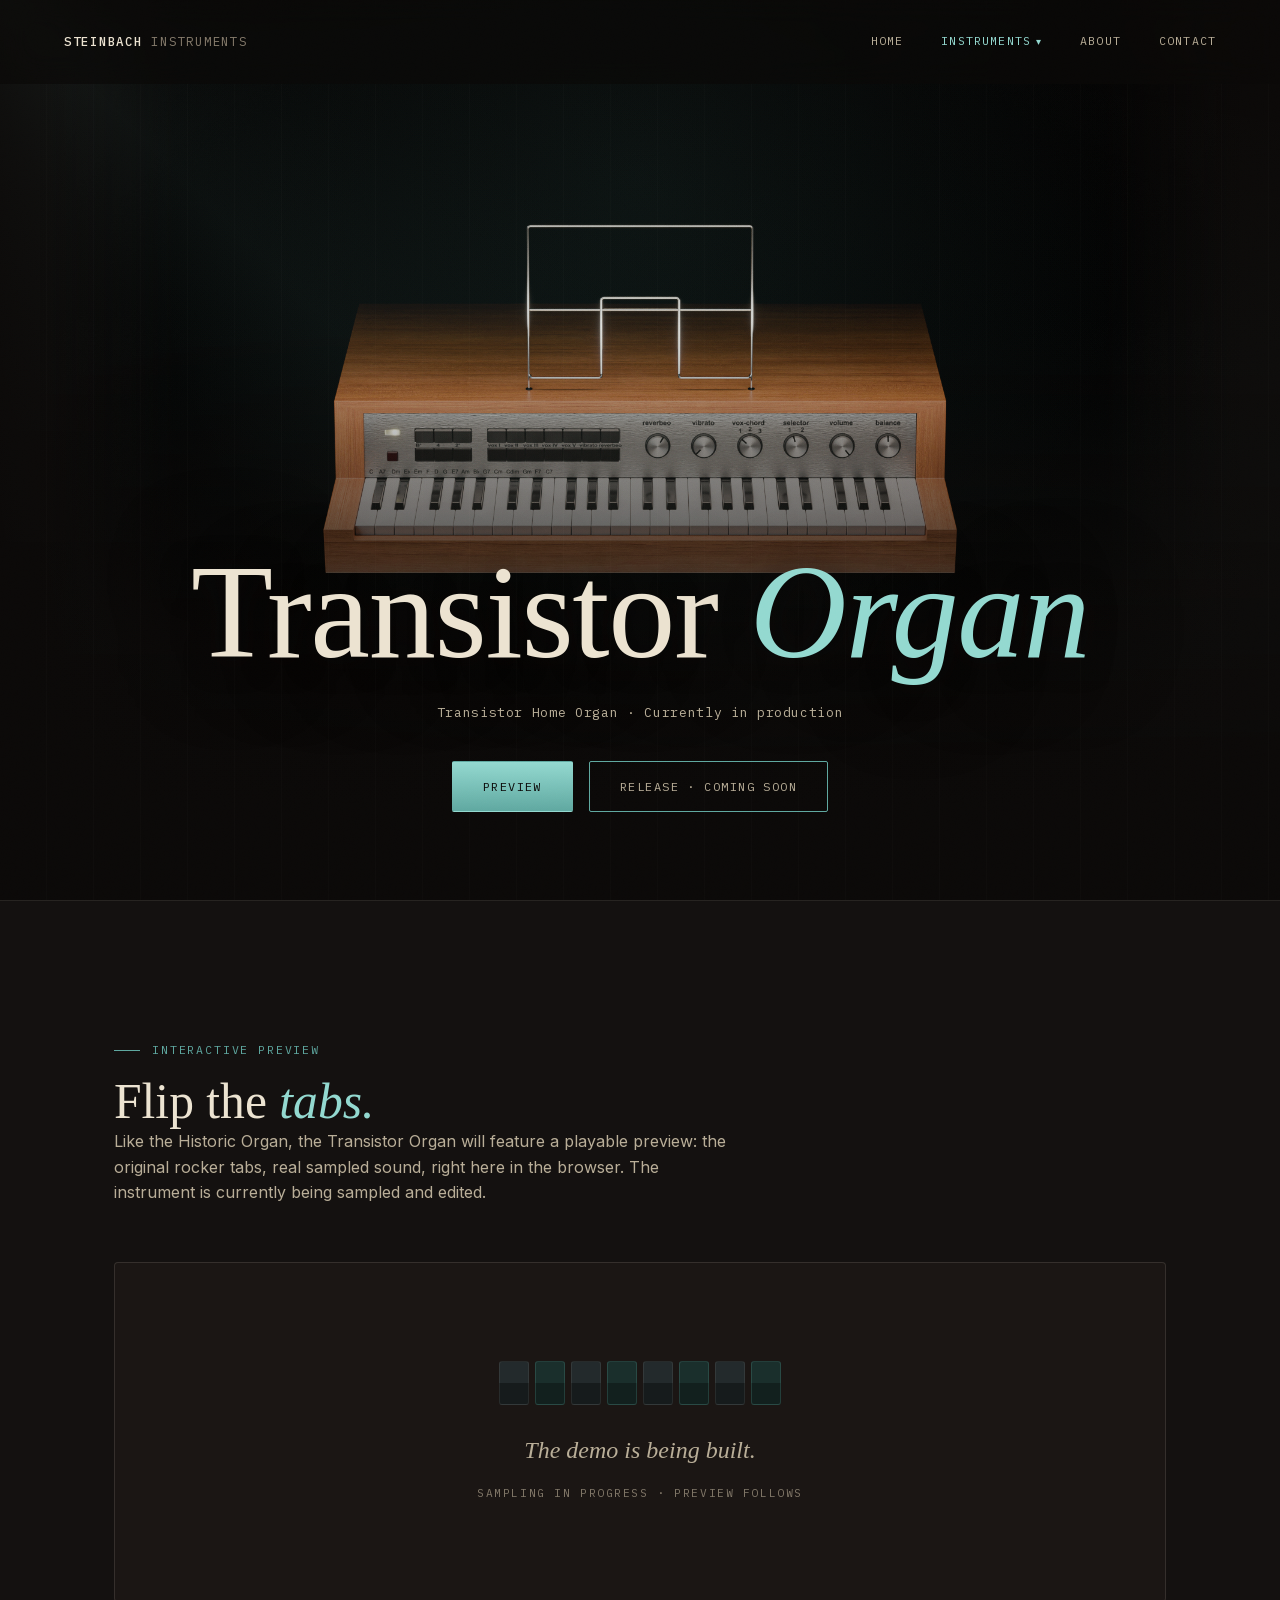
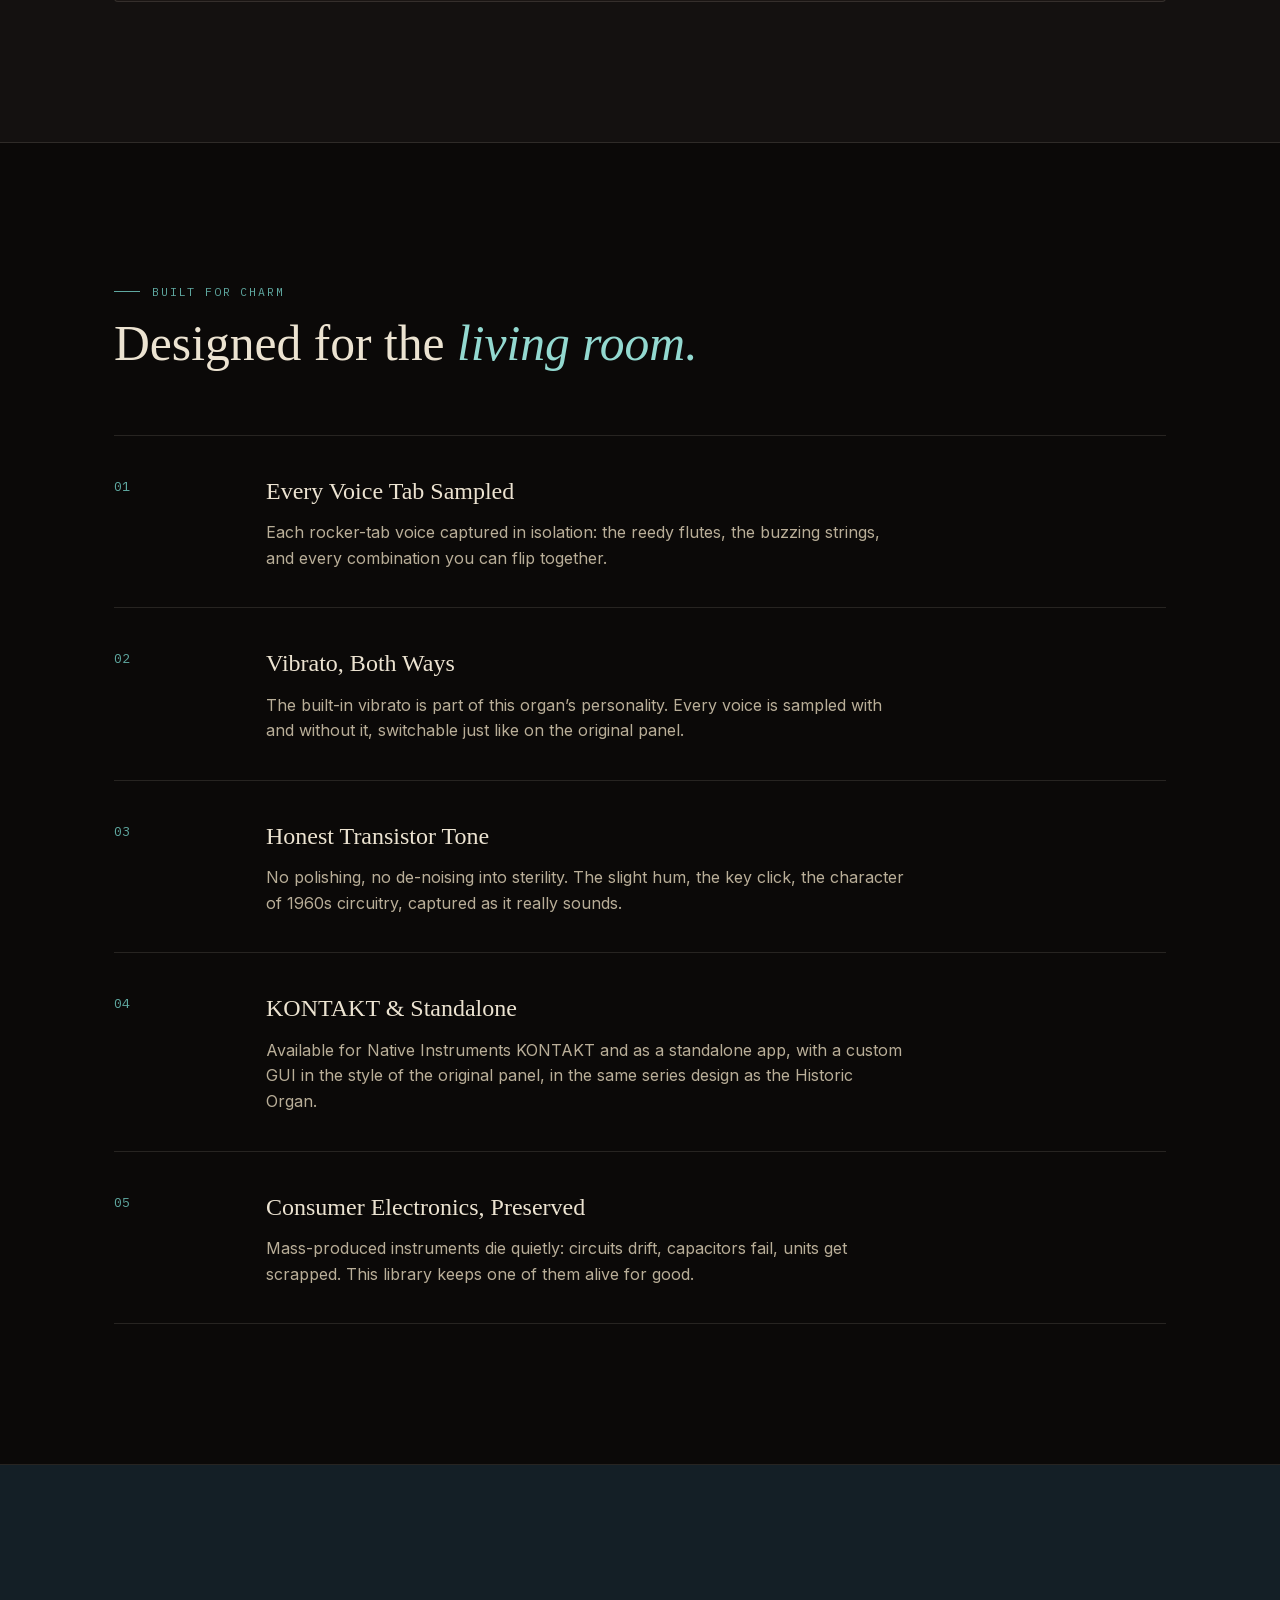
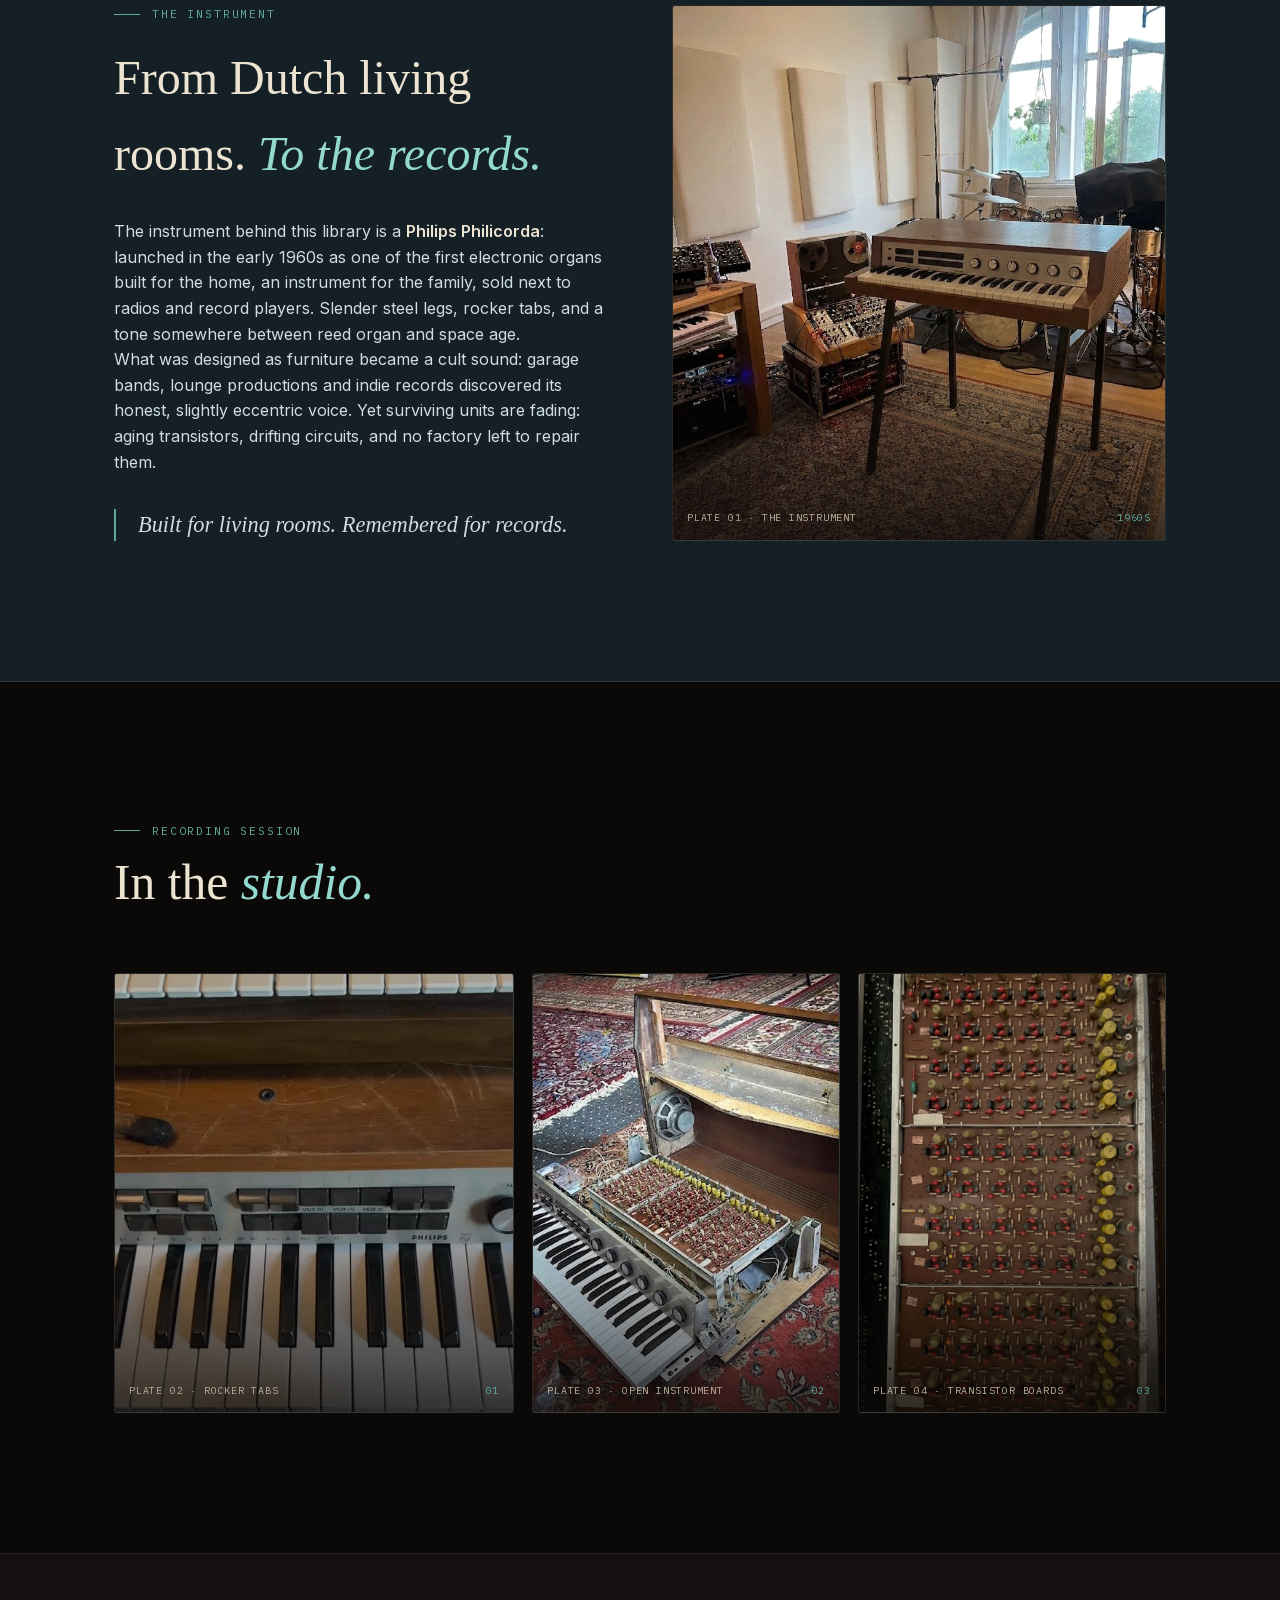
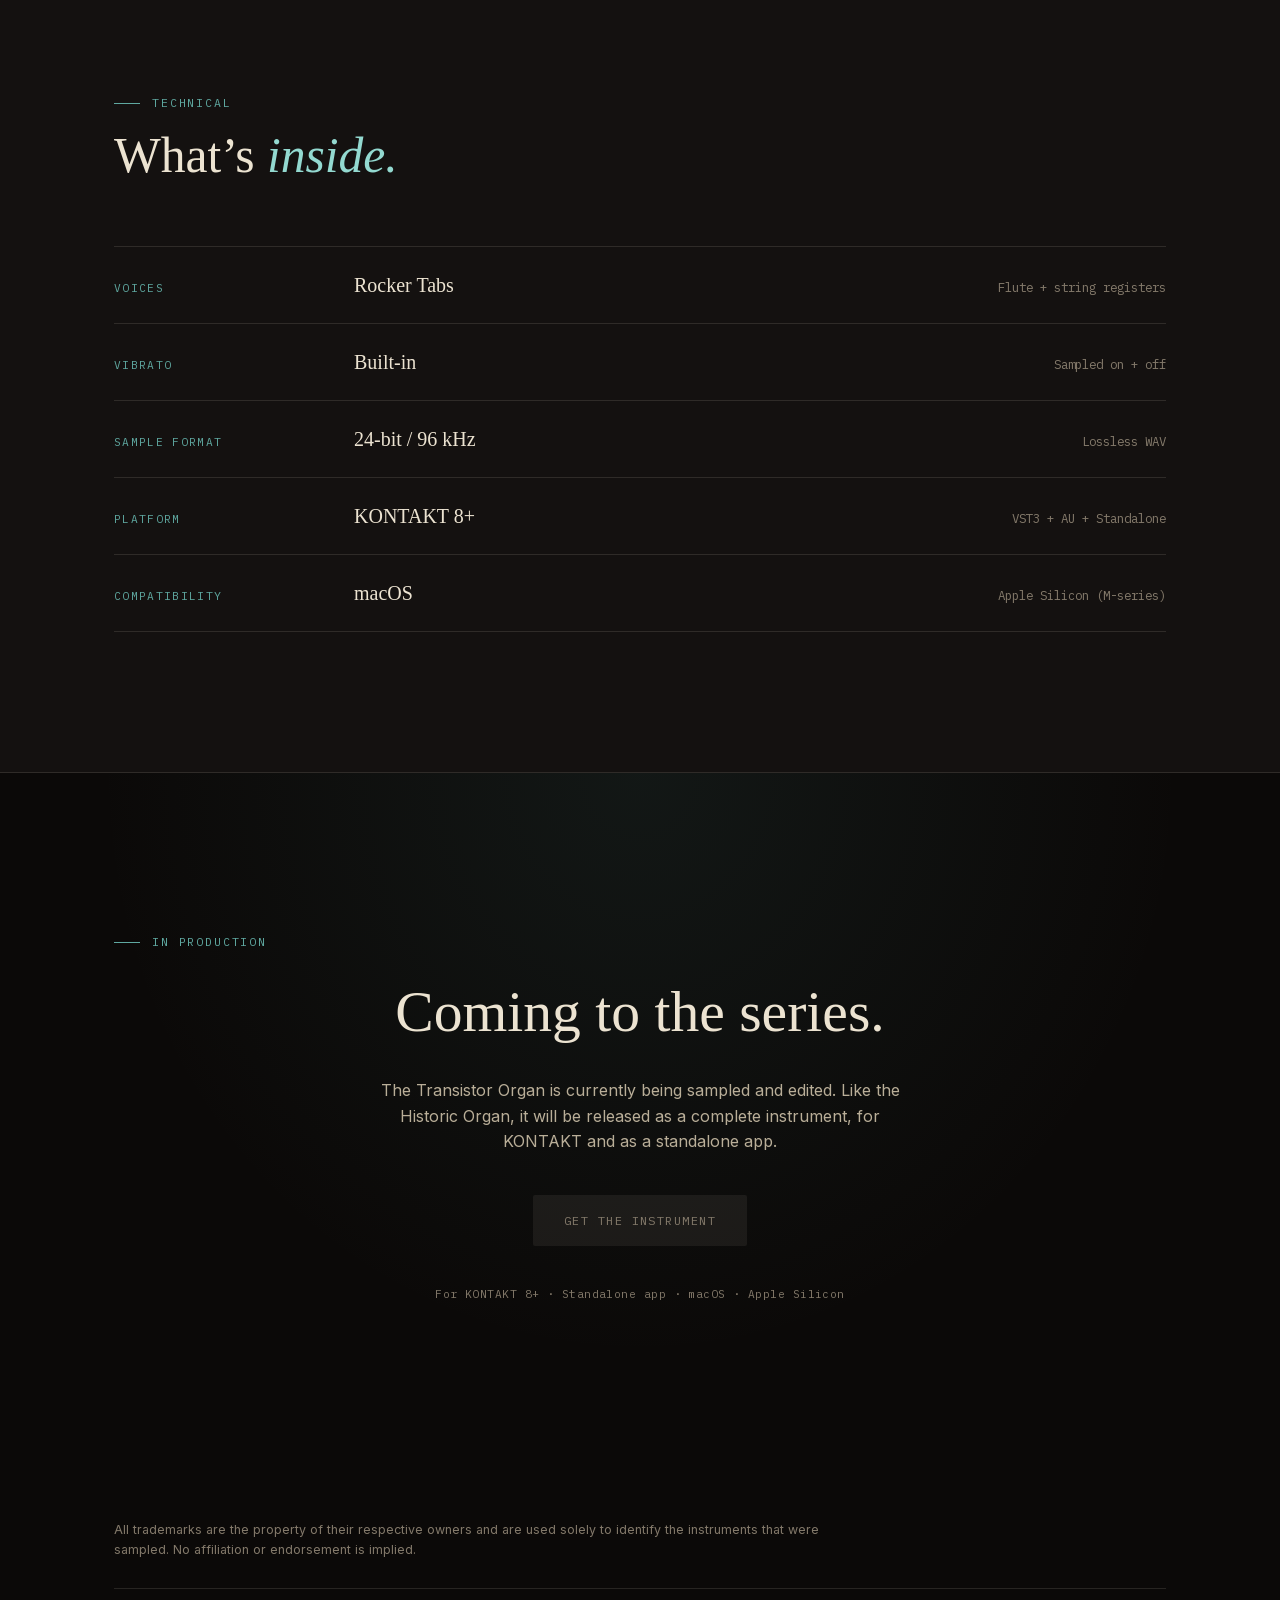
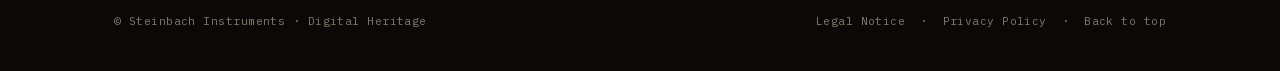
<file: transistor-organ.html>
<!DOCTYPE html>
<html lang="en">
<head>
<meta charset="UTF-8" />
<meta name="viewport" content="width=device-width, initial-scale=1.0" />
<title>Transistor Organ · Steinbach Instruments</title>
<link rel="stylesheet" href="assets/css/fonts.css" />
<link rel="icon" href="assets/icons/favicon.svg" type="image/svg+xml" />
<link rel="icon" href="assets/icons/favicon-32.png" sizes="32x32" type="image/png" />
<link rel="apple-touch-icon" href="assets/icons/apple-touch-icon.png" />
<link rel="stylesheet" href="assets/css/styles.css" />
<style>
  :root{
    --void:#0b0908;
    --void-2:#141110;
    --void-3:#1b1614;
    --deep-slate:#141f26;
    --parchment:#ece3d1;
    --parchment-dim:#b9ae98;
    --parchment-faint:#83796a;
    --brass:#5fa8a0;
    --brass-bright:#93d9d0;
    --slate:#6b7480;
    --line: rgba(236,227,209,0.12);
    --line-strong: rgba(236,227,209,0.22);
    --font-display: 'Fraunces', serif;
    --font-body: 'Inter', sans-serif;
    --font-mono: 'IBM Plex Mono', monospace;
  }

  


  /* ---------- HERO ---------- */
  .hero{
    position:relative;
    min-height:100svh;
    display:flex;
    align-items:flex-end;
    overflow:hidden;
    border-bottom:1px solid var(--line);
  }
  .hero-img{
    position:absolute; top:0; bottom:0; left:50%;
    width:calc(100svh * 1.333); /* image aspect ratio 2000x1500 */
    max-width:100%;
    transform:translateX(-50%);
    background:url("assets/images/philicorda-render.jpg") center top / cover no-repeat;
    -webkit-mask-image:linear-gradient(90deg, transparent 0%, #000 12%, #000 88%, transparent 100%);
    mask-image:linear-gradient(90deg, transparent 0%, #000 12%, #000 88%, transparent 100%);
  }
  .hero-bg{
    position:absolute; inset:0;
    background:
      linear-gradient(180deg, rgba(11,9,8,0.35) 0%, rgba(11,9,8,0.05) 36%, rgba(11,9,8,0.18) 45%, rgba(11,9,8,0.88) 72%, var(--void) 90%, var(--void) 100%),
      radial-gradient(ellipse at 50% 20%, rgba(95,168,160,0.10), transparent 55%);
  }
  .hero-bg::after{
    content:"";
    position:absolute; inset:0;
    background:repeating-linear-gradient(90deg, transparent 0 46px, rgba(236,227,209,0.025) 46px 47px);
    opacity:0.6;
  }
  .hero-beam{
    position:absolute; top:-12%; left:-8%; width:160%; height:170%;
    transform-origin:0% 0%;
    background:conic-gradient(from 0deg at 0% 0%,
      transparent 98deg,
      rgba(147,217,208,0.025) 116deg,
      rgba(147,217,208,0.06) 135deg,
      rgba(147,217,208,0.025) 154deg,
      transparent 172deg);
    mix-blend-mode:screen;
    -webkit-mask-image:linear-gradient(180deg, #000 0%, #000 28%, transparent 57%);
    mask-image:linear-gradient(180deg, #000 0%, #000 28%, transparent 57%);
    animation:spotlight 14s ease-in-out infinite alternate;
  }
  @keyframes spotlight{
    from{ transform:rotate(-7deg); }
    to{ transform:rotate(7deg); }
  }

  .hero-content{
    position:relative; z-index:2;
    width:100%;
    max-width:1180px;
    margin:0 auto;
    padding:120px clamp(20px,5vw,64px) 88px;
    text-align:center;
    display:flex; flex-direction:column;
    justify-content:flex-end;
    min-height:100svh;
  }
  .hero h1{
    font-family:var(--font-display);
    font-optical-sizing:auto;
    font-weight:340;
    font-size:clamp(3.5rem, 10.5vw, 9.4rem);
    line-height:0.92;
    letter-spacing:-0.01em;
    white-space:nowrap;
    margin:0 0 28px;
    color:var(--parchment);
    text-shadow:0 2px 30px rgba(11,9,8,0.6), 0 0 90px rgba(11,9,8,0.5);
  }
  .hero h1 em{
    font-style:italic;
    font-weight:300;
    color:var(--brass-bright);
  }
  @media (max-width:719px){
    .hero h1{ white-space:normal; font-size:clamp(3rem, 15vw, 5.5rem); }
  }
  .hero-sub{
    font-family:var(--font-mono);
    font-size:0.82rem;
    letter-spacing:0.05em;
    color:var(--parchment-dim);
    margin:0 0 38px;
  }
  .hero-actions{ display:flex; flex-wrap:wrap; gap:16px; justify-content:center; }

  .btn{
    font-family:var(--font-mono);
    font-size:0.75rem;
    letter-spacing:0.12em;
    text-transform:uppercase;
    text-decoration:none;
    padding:15px 30px;
    border-radius:2px;
    border:1px solid var(--brass);
    transition:all 0.25s ease;
    cursor:pointer;
    background:none;
  }
  .btn-fill{
    background:linear-gradient(180deg, var(--brass-bright), var(--brass));
    color:var(--void);
    border-color:transparent;
  }
  .btn-fill:hover{ filter:brightness(1.12); transform:translateY(-1px); }
  .btn-ghost{ color:var(--parchment-dim); }
  .btn-ghost:hover{ border-color:var(--brass-bright); color:var(--brass-bright); }
  .btn-disabled{
    background:rgba(236,227,209,0.07);
    border-color:transparent;
    color:var(--parchment-faint);
    cursor:not-allowed;
  }
  .btn-disabled:hover{ transform:none; filter:none; }
  .btn-small{ padding:10px 18px; font-size:0.68rem; }

  /* ---------- SECTION GENERIC ---------- */
  .section{ padding:140px 0; border-bottom:1px solid var(--line); }
  .section-head{ max-width:640px; margin-bottom:64px; }
  .section-head h2,
  .rank-copy h2{
    font-family:var(--font-display);
    font-weight:340;
    font-size:clamp(2rem, 4.2vw, 3.1rem);
    line-height:1.08;
    margin:16px 0 0;
    color:var(--parchment);
  }
  .section-head h2 i,
  .rank-copy h2 i{ color:var(--brass-bright); font-style:italic; font-weight:300; }

  /* ---------- PREVIEW / DEMO PLACEHOLDER ---------- */
  .rank-section{ background:var(--void-2); }
  .rank-copy{ max-width:620px; margin-bottom:56px; }
  .rank-copy p{ color:var(--parchment-dim); }

  .rank-stage{
    background:var(--void-3);
    border:1px solid var(--line);
    border-radius:4px;
  }
  .demo-placeholder{
    min-height:340px;
    display:flex; flex-direction:column;
    align-items:center; justify-content:center;
    gap:16px;
    text-align:center;
    padding:48px 24px;
  }
  .demo-placeholder-title{
    font-family:var(--font-display);
    font-weight:340; font-style:italic;
    font-size:1.5rem;
    color:var(--parchment-dim);
    margin:0;
  }
  .demo-placeholder-sub{
    font-family:var(--font-mono);
    font-size:0.7rem; letter-spacing:0.14em; text-transform:uppercase;
    color:var(--parchment-faint);
    margin:0;
  }
  .demo-placeholder-tabs{
    display:flex; gap:6px;
    margin-bottom:10px;
  }
  .demo-placeholder-tabs span{
    width:30px; height:44px;
    border-radius:3px;
    background:linear-gradient(180deg, #232a2c 0 50%, #161b1c 50% 100%);
    border:1px solid rgba(236,227,209,0.08);
  }
  .demo-placeholder-tabs span:nth-child(2n){
    background:linear-gradient(180deg, #1a2f2c 0 50%, #12201e 50% 100%);
    border-color:rgba(95,168,160,0.22);
  }

  /* ---------- FEATURES ---------- */
  .feature-row{
    display:grid; grid-template-columns:120px 1fr; gap:32px;
    padding:36px 0; border-top:1px solid var(--line);
  }
  .feature-row:last-child{ border-bottom:1px solid var(--line); }
  .feature-num{
    font-family:var(--font-mono); color:var(--brass); font-size:0.85rem; padding-top:4px;
  }
  .feature-row h3{
    font-family:var(--font-display); font-weight:400; font-size:1.5rem; margin:0 0 10px;
    color:var(--parchment);
  }
  .feature-row p{ margin:0; color:var(--parchment-dim); max-width:640px; }
  @media (max-width:640px){ .feature-row{ grid-template-columns:1fr; gap:8px; } }

  /* ---------- PLATE (image placeholder, archival style) ---------- */
  .plate{
    position:relative;
    border-radius:3px;
    overflow:hidden;
    background:
      radial-gradient(ellipse at 30% 20%, rgba(95,168,160,0.10), transparent 60%),
      linear-gradient(155deg, #1a2022 0%, #0e0c0b 70%);
    border:1px solid var(--line);
    min-height:260px;
  }
  .plate::before{
    content:"";
    position:absolute; inset:0;
    background:repeating-linear-gradient(115deg, rgba(255,255,255,0.02) 0 2px, transparent 2px 5px);
  }
  .plate-photo{
    position:absolute; inset:0;
    width:100%; height:100%;
    object-fit:cover;
    filter:saturate(0.85) contrast(1.02);
  }
  .plate::after{
    content:"";
    position:absolute; left:0; right:0; bottom:0; height:45%;
    background:linear-gradient(180deg, transparent, rgba(11,9,8,0.75));
    pointer-events:none;
  }
  .plate-label{
    position:absolute; left:14px; bottom:14px; right:14px;
    z-index:2;
    display:flex; justify-content:space-between; gap:12px;
    font-family:var(--font-mono); font-size:0.62rem; letter-spacing:0.08em;
    color:var(--parchment-dim); text-transform:uppercase;
  }
  .plate-label span:last-child{ color:var(--brass); text-align:right; }

  /* ---------- INSTRUMENT STORY ---------- */
  .instrument{ background:var(--deep-slate); border-bottom:1px solid var(--line); }
  .instrument-grid{
    display:grid; grid-template-columns:1fr 1fr; gap:64px; align-items:stretch;
  }
  .instrument-text p{ color:#cfdde2; }
  .instrument-text strong{ color:var(--parchment); }
  .pull-quote{
    font-family:var(--font-display); font-style:italic; font-weight:300;
    font-size:1.4rem; line-height:1.4; color:var(--brass-bright);
    margin:34px 0 0; padding-left:22px; border-left:2px solid var(--brass);
  }
  .instrument .plate{ min-height:420px; }
  @media (max-width:860px){ .instrument-grid{ grid-template-columns:1fr; } .instrument .plate{ min-height:280px; } }

  /* ---------- GALLERY ---------- */
  .gallery-grid{
    display:grid; grid-template-columns:1.3fr 1fr 1fr; gap:18px;
  }
  .gallery-grid .plate:first-child{ min-height:440px; }
  .gallery-grid .plate{ min-height:210px; }
  @media (max-width:760px){ .gallery-grid{ grid-template-columns:1fr; } .gallery-grid .plate:first-child{ min-height:260px; } }

  /* ---------- SPECS ---------- */
  .specs{ background:var(--void-2); }
  .spec-table{ border-top:1px solid var(--line); }
  .spec-row{
    display:grid; grid-template-columns:220px 1fr 1fr;
    gap:20px; padding:22px 0; border-bottom:1px solid var(--line);
    align-items:baseline;
  }
  .spec-label{ font-family:var(--font-mono); font-size:0.7rem; letter-spacing:0.12em; text-transform:uppercase; color:var(--brass); }
  .spec-value{ font-family:var(--font-display); font-size:1.25rem; font-weight:400; color:var(--parchment); }
  .spec-sub{ font-family:var(--font-mono); font-size:0.78rem; color:var(--parchment-faint); text-align:right; }
  @media (max-width:640px){
    .spec-row{ grid-template-columns:1fr; gap:4px; }
    .spec-sub{ text-align:left; }
  }

  /* ---------- CTA ---------- */
  .cta{
    text-align:center; padding:160px 0;
    background:
      radial-gradient(ellipse at 50% 0%, rgba(95,168,160,0.09), transparent 60%),
      var(--void);
  }
  .cta h2{
    font-family:var(--font-display); font-weight:340;
    font-size:clamp(2.2rem, 5vw, 3.6rem); margin:14px 0 20px;
  }
  .cta p{ color:var(--parchment-dim); max-width:520px; margin:0 auto 40px; }
  .cta .btn{ display:inline-block; }
  .cta-fine{ margin-top:40px; font-family:var(--font-mono); font-size:0.7rem; color:var(--parchment-faint); letter-spacing:0.04em; }

  /* ---------- FOOTER ---------- */

  @media (max-width:720px){
    .section{ padding:88px 0; }
    .cta{ padding:100px 0; }
    .hero-img{
      -webkit-mask-image:none; mask-image:none;
      background-size:auto 100%;
      background-position:center -14svh; /* negative = Bild nach oben schieben */
    }
  }
</style>
</head>
<body>

<div class="grain"></div>

<header class="nav" id="nav">
  <a href="index.html" class="nav-mark">STEINBACH <span>INSTRUMENTS</span></a>
  <button class="nav-toggle" id="nav-toggle" type="button" aria-expanded="false" aria-label="Menu">
    <span></span><span></span><span></span>
  </button>
  <ul class="nav-links">
    <li><a href="index.html">Home</a></li>
    <li class="nav-item-drop">
      <a href="instruments.html" class="active">Instruments<span class="caret">▾</span></a>
      <ul class="nav-drop-menu">
        <li><a href="historic-organ.html">Historic Organ</a></li>
        <li><a href="tine-piano.html">Tine Piano</a></li>
        <li><a href="transistor-organ.html" class="current">Transistor Organ</a></li>
        <li><a href="reed-piano.html">Reed Piano</a></li>
      </ul>
    </li>
    <li><a href="about.html">About</a></li>
    <li><a href="contact.html">Contact</a></li>
  </ul>
</header>

<main id="top">

  <section class="hero">
    <div class="hero-img"></div>
    <div class="hero-bg"></div>
    <div class="hero-beam"></div>
    <div class="hero-content">
      <h1>Transistor <em>Organ</em></h1>
      <p class="hero-sub">Transistor Home Organ · Currently in production</p>
      <div class="hero-actions">
        <a href="#preview" class="btn btn-fill">Preview</a>
        <a href="#download" class="btn btn-ghost">Release &middot; Coming soon</a>
      </div>
    </div>
  </section>

  <section class="section rank-section" id="preview">
    <div class="wrap">
      <div class="rank-copy reveal">
        <div class="eyebrow">Interactive Preview</div>
        <h2>Flip the <i>tabs.</i></h2>
        <p>Like the Historic Organ, the Transistor Organ will feature a playable preview: the original rocker tabs, real sampled sound, right here in the browser. The instrument is currently being sampled and edited.</p>
      </div>

      <div class="rank-stage demo-placeholder reveal">
        <div class="demo-placeholder-tabs" aria-hidden="true">
          <span></span><span></span><span></span><span></span><span></span><span></span><span></span><span></span>
        </div>
        <p class="demo-placeholder-title">The demo is being built.</p>
        <p class="demo-placeholder-sub">Sampling in progress &middot; Preview follows</p>
      </div>
    </div>
  </section>

  <section class="section">
    <div class="wrap">
      <div class="section-head reveal">
        <div class="eyebrow">Built For Charm</div>
        <h2>Designed for the <i>living room.</i></h2>
      </div>

      <div class="features">
        <div class="feature-row reveal">
          <div class="feature-num">01</div>
          <div><h3>Every Voice Tab Sampled</h3><p>Each rocker-tab voice captured in isolation: the reedy flutes, the buzzing strings, and every combination you can flip together.</p></div>
        </div>
        <div class="feature-row reveal">
          <div class="feature-num">02</div>
          <div><h3>Vibrato, Both Ways</h3><p>The built-in vibrato is part of this organ&rsquo;s personality. Every voice is sampled with and without it, switchable just like on the original panel.</p></div>
        </div>
        <div class="feature-row reveal">
          <div class="feature-num">03</div>
          <div><h3>Honest Transistor Tone</h3><p>No polishing, no de-noising into sterility. The slight hum, the key click, the character of 1960s circuitry, captured as it really sounds.</p></div>
        </div>
        <div class="feature-row reveal">
          <div class="feature-num">04</div>
          <div><h3>KONTAKT &amp; Standalone</h3><p>Available for Native Instruments KONTAKT and as a standalone app, with a custom GUI in the style of the original panel, in the same series design as the Historic Organ.</p></div>
        </div>
        <div class="feature-row reveal">
          <div class="feature-num">05</div>
          <div><h3>Consumer Electronics, Preserved</h3><p>Mass-produced instruments die quietly: circuits drift, capacitors fail, units get scrapped. This library keeps one of them alive for good.</p></div>
        </div>
      </div>
    </div>
  </section>

  <section class="section instrument" id="instrument">
    <div class="wrap">
      <div class="instrument-grid">
        <div class="instrument-text reveal">
          <div class="eyebrow">The Instrument</div>
          <h2 style="font-family:var(--font-display); font-weight:340; font-size:clamp(2rem,4vw,3rem); margin:16px 0 26px;">From Dutch living rooms. <i style="color:var(--brass-bright); font-style:italic; font-weight:300;">To the records.</i></h2>
          <p>The instrument behind this library is a <strong>Philips Philicorda</strong>: launched in the early 1960s as one of the first electronic organs built for the home, an instrument for the family, sold next to radios and record players. Slender steel legs, rocker tabs, and a tone somewhere between reed organ and space age.</p>
          <p>What was designed as furniture became a cult sound: garage bands, lounge productions and indie records discovered its honest, slightly eccentric voice. Yet surviving units are fading: aging transistors, drifting circuits, and no factory left to repair them.</p>
          <p class="pull-quote">Built for living rooms. Remembered for records.</p>
        </div>
        <div class="plate reveal">
          <img class="plate-photo" src="assets/images/philicorda-01.jpg" alt="The transistor organ standing on its steel legs in the studio" loading="lazy" />
          <div class="plate-label"><span>Plate 01 &middot; The instrument</span><span>1960s</span></div>
        </div>
      </div>
    </div>
  </section>

  <section class="section" id="recording">
    <div class="wrap">
      <div class="section-head reveal">
        <div class="eyebrow">Recording Session</div>
        <h2>In the <i>studio.</i></h2>
      </div>
      <div class="gallery-grid">
        <div class="plate reveal"><img class="plate-photo" src="assets/images/philicorda-02.jpg" alt="Close-up of the rocker tabs and volume knob on the panel" loading="lazy" /><div class="plate-label"><span>Plate 02 &middot; Rocker tabs</span><span>01</span></div></div>
        <div class="plate reveal"><img class="plate-photo" src="assets/images/philicorda-04.jpg" alt="The instrument opened, speaker and electronics exposed" loading="lazy" /><div class="plate-label"><span>Plate 03 &middot; Open instrument</span><span>02</span></div></div>
        <div class="plate reveal"><img class="plate-photo" src="assets/images/philicorda-03.jpg" alt="The transistor circuit boards inside the organ" loading="lazy" /><div class="plate-label"><span>Plate 04 &middot; Transistor boards</span><span>03</span></div></div>
      </div>
    </div>
  </section>

  <section class="section specs" id="technical">
    <div class="wrap">
      <div class="section-head reveal">
        <div class="eyebrow">Technical</div>
        <h2>What&rsquo;s <i>inside.</i></h2>
      </div>
      <div class="spec-table reveal">
        <div class="spec-row"><div class="spec-label">Voices</div><div class="spec-value">Rocker Tabs</div><div class="spec-sub">Flute + string registers</div></div>
        <div class="spec-row"><div class="spec-label">Vibrato</div><div class="spec-value">Built-in</div><div class="spec-sub">Sampled on + off</div></div>
        <div class="spec-row"><div class="spec-label">Sample Format</div><div class="spec-value">24-bit / 96 kHz</div><div class="spec-sub">Lossless WAV</div></div>
        <div class="spec-row"><div class="spec-label">Platform</div><div class="spec-value">KONTAKT 8+</div><div class="spec-sub">VST3 + AU + Standalone</div></div>
        <div class="spec-row"><div class="spec-label">Compatibility</div><div class="spec-value">macOS</div><div class="spec-sub">Apple Silicon (M-series)</div></div>
      </div>
    </div>
  </section>

  <section class="cta" id="download">
    <div class="wrap">
      <div class="eyebrow reveal">In Production</div>
      <h2 class="reveal">Coming to the series.</h2>
      <p class="reveal">The Transistor Organ is currently being sampled and edited. Like the Historic Organ, it will be released as a complete instrument, for KONTAKT and as a standalone app.</p>
      <span class="btn btn-disabled reveal" aria-disabled="true">Get the instrument</span>
      <div class="cta-fine reveal">For KONTAKT 8+ &middot; Standalone app &middot; macOS &middot; Apple Silicon</div>
    </div>
  </section>

</main>

<footer class="footer">
  <div class="wrap">
    <p class="footer-disclaimer">All trademarks are the property of their respective owners and are used solely to identify the instruments that were sampled. No affiliation or endorsement is implied.</p>
    <div class="footer-bottom">
      <span>&copy; Steinbach Instruments &middot; Digital Heritage</span>
      <span><a href="impressum.html">Legal Notice</a> &nbsp;&middot;&nbsp; <a href="datenschutz.html">Privacy Policy</a> &nbsp;&middot;&nbsp; <a href="#top">Back to top</a></span>
    </div>
  </div>
</footer>

<script src="assets/js/main.js"></script>

</body>
</html>
</file>
<file: assets/css/fonts.css>
/* ==========================================================================
   Self-hosted webfonts (Fraunces, Inter, IBM Plex Mono).
   Previously loaded from fonts.googleapis.com / fonts.gstatic.com — moved
   here so no font request (and the visitor's IP) ever leaves the server,
   for GDPR/DSGVO compliance. Files retrieved from Google Fonts and used
   under the SIL Open Font License 1.1, see assets/fonts/*/OFL.txt.
   Latin + Latin Extended subsets only (covers German/English content).
   ========================================================================== */

/* ---------- Fraunces (variable: weight 300–700, optical size 9–144) ---------- */
@font-face {
  font-family: 'Fraunces';
  font-style: normal;
  font-weight: 300 700;
  font-display: swap;
  src: url('../fonts/fraunces/fraunces-300-700-latin.woff2') format('woff2');
  unicode-range: U+0000-00FF, U+0131, U+0152-0153, U+02BB-02BC, U+02C6, U+02DA, U+02DC, U+0304, U+0308, U+0329, U+2000-206F, U+20AC, U+2122, U+2191, U+2193, U+2212, U+2215, U+FEFF, U+FFFD;
}
@font-face {
  font-family: 'Fraunces';
  font-style: normal;
  font-weight: 300 700;
  font-display: swap;
  src: url('../fonts/fraunces/fraunces-300-700-latin-ext.woff2') format('woff2');
  unicode-range: U+0100-02BA, U+02BD-02C5, U+02C7-02CC, U+02CE-02D7, U+02DD-02FF, U+0304, U+0308, U+0329, U+1D00-1DBF, U+1E00-1E9F, U+1EF2-1EFF, U+2020, U+20A0-20AB, U+20AD-20C0, U+2113, U+2C60-2C7F, U+A720-A7FF;
}

/* ---------- Inter (variable file, pinned to the weights the site uses) ---------- */
@font-face {
  font-family: 'Inter';
  font-style: normal;
  font-weight: 400;
  font-display: swap;
  src: url('../fonts/inter/inter-latin.woff2') format('woff2');
  unicode-range: U+0000-00FF, U+0131, U+0152-0153, U+02BB-02BC, U+02C6, U+02DA, U+02DC, U+0304, U+0308, U+0329, U+2000-206F, U+20AC, U+2122, U+2191, U+2193, U+2212, U+2215, U+FEFF, U+FFFD;
}
@font-face {
  font-family: 'Inter';
  font-style: normal;
  font-weight: 400;
  font-display: swap;
  src: url('../fonts/inter/inter-latin-ext.woff2') format('woff2');
  unicode-range: U+0100-02BA, U+02BD-02C5, U+02C7-02CC, U+02CE-02D7, U+02DD-02FF, U+0304, U+0308, U+0329, U+1D00-1DBF, U+1E00-1E9F, U+1EF2-1EFF, U+2020, U+20A0-20AB, U+20AD-20C0, U+2113, U+2C60-2C7F, U+A720-A7FF;
}
@font-face {
  font-family: 'Inter';
  font-style: normal;
  font-weight: 500;
  font-display: swap;
  src: url('../fonts/inter/inter-latin.woff2') format('woff2');
  unicode-range: U+0000-00FF, U+0131, U+0152-0153, U+02BB-02BC, U+02C6, U+02DA, U+02DC, U+0304, U+0308, U+0329, U+2000-206F, U+20AC, U+2122, U+2191, U+2193, U+2212, U+2215, U+FEFF, U+FFFD;
}
@font-face {
  font-family: 'Inter';
  font-style: normal;
  font-weight: 500;
  font-display: swap;
  src: url('../fonts/inter/inter-latin-ext.woff2') format('woff2');
  unicode-range: U+0100-02BA, U+02BD-02C5, U+02C7-02CC, U+02CE-02D7, U+02DD-02FF, U+0304, U+0308, U+0329, U+1D00-1DBF, U+1E00-1E9F, U+1EF2-1EFF, U+2020, U+20A0-20AB, U+20AD-20C0, U+2113, U+2C60-2C7F, U+A720-A7FF;
}
@font-face {
  font-family: 'Inter';
  font-style: normal;
  font-weight: 600;
  font-display: swap;
  src: url('../fonts/inter/inter-latin.woff2') format('woff2');
  unicode-range: U+0000-00FF, U+0131, U+0152-0153, U+02BB-02BC, U+02C6, U+02DA, U+02DC, U+0304, U+0308, U+0329, U+2000-206F, U+20AC, U+2122, U+2191, U+2193, U+2212, U+2215, U+FEFF, U+FFFD;
}
@font-face {
  font-family: 'Inter';
  font-style: normal;
  font-weight: 600;
  font-display: swap;
  src: url('../fonts/inter/inter-latin-ext.woff2') format('woff2');
  unicode-range: U+0100-02BA, U+02BD-02C5, U+02C7-02CC, U+02CE-02D7, U+02DD-02FF, U+0304, U+0308, U+0329, U+1D00-1DBF, U+1E00-1E9F, U+1EF2-1EFF, U+2020, U+20A0-20AB, U+20AD-20C0, U+2113, U+2C60-2C7F, U+A720-A7FF;
}

/* ---------- IBM Plex Mono ---------- */
@font-face {
  font-family: 'IBM Plex Mono';
  font-style: normal;
  font-weight: 400;
  font-display: swap;
  src: url('../fonts/ibm-plex-mono/ibm-plex-mono-400-latin.woff2') format('woff2');
  unicode-range: U+0000-00FF, U+0131, U+0152-0153, U+02BB-02BC, U+02C6, U+02DA, U+02DC, U+0304, U+0308, U+0329, U+2000-206F, U+20AC, U+2122, U+2191, U+2193, U+2212, U+2215, U+FEFF, U+FFFD;
}
@font-face {
  font-family: 'IBM Plex Mono';
  font-style: normal;
  font-weight: 400;
  font-display: swap;
  src: url('../fonts/ibm-plex-mono/ibm-plex-mono-400-latin-ext.woff2') format('woff2');
  unicode-range: U+0100-02BA, U+02BD-02C5, U+02C7-02CC, U+02CE-02D7, U+02DD-02FF, U+0304, U+0308, U+0329, U+1D00-1DBF, U+1E00-1E9F, U+1EF2-1EFF, U+2020, U+20A0-20AB, U+20AD-20C0, U+2113, U+2C60-2C7F, U+A720-A7FF;
}
@font-face {
  font-family: 'IBM Plex Mono';
  font-style: normal;
  font-weight: 500;
  font-display: swap;
  src: url('../fonts/ibm-plex-mono/ibm-plex-mono-500-latin.woff2') format('woff2');
  unicode-range: U+0000-00FF, U+0131, U+0152-0153, U+02BB-02BC, U+02C6, U+02DA, U+02DC, U+0304, U+0308, U+0329, U+2000-206F, U+20AC, U+2122, U+2191, U+2193, U+2212, U+2215, U+FEFF, U+FFFD;
}
@font-face {
  font-family: 'IBM Plex Mono';
  font-style: normal;
  font-weight: 500;
  font-display: swap;
  src: url('../fonts/ibm-plex-mono/ibm-plex-mono-500-latin-ext.woff2') format('woff2');
  unicode-range: U+0100-02BA, U+02BD-02C5, U+02C7-02CC, U+02CE-02D7, U+02DD-02FF, U+0304, U+0308, U+0329, U+1D00-1DBF, U+1E00-1E9F, U+1EF2-1EFF, U+2020, U+20A0-20AB, U+20AD-20C0, U+2113, U+2C60-2C7F, U+A720-A7FF;
}
</file>
<file: assets/css/styles.css>
/* ==========================================================================
   Steinbach Instruments — global stylesheet
   Loaded on every page before the page's own inline <style> block, which
   layers on page-specific sections. This file owns the shared chrome:
   reset, typography defaults, nav, footer, buttons, and layout primitives.
   ========================================================================== */

:root{
  --void:#0b0908;
  --void-2:#141110;
  --void-3:#1b1614;
  --parchment:#ece3d1;
  --parchment-dim:#b9ae98;
  --parchment-faint:#83796a;
  --brass:#b58a4a;
  --brass-bright:#e8c078;
  --line: rgba(236,227,209,0.12);
  --line-strong: rgba(236,227,209,0.22);
  --font-display: 'Fraunces', serif;
  --font-body: 'Inter', sans-serif;
  --font-mono: 'IBM Plex Mono', monospace;
  --nav-h: 84px;
}

/* ---------- RESET ---------- */
*, *::before, *::after{ box-sizing:border-box; }
html{ scroll-behavior:smooth; }
@media (prefers-reduced-motion: reduce){
  html{ scroll-behavior:auto; }
}
body{
  margin:0;
  background:var(--void);
  color:var(--parchment);
  font-family:var(--font-body);
  font-size:16px;
  line-height:1.6;
  -webkit-font-smoothing:antialiased;
  -moz-osx-font-smoothing:grayscale;
}
img{ max-width:100%; display:block; }
a{ color:inherit; }
ul{ margin:0; padding:0; list-style:none; }
h1, h2, h3, h4, p{ margin:0; }
button{ font:inherit; color:inherit; }

/* ---------- LAYOUT PRIMITIVES ---------- */
.wrap{
  max-width:1180px;
  margin:0 auto;
  padding:0 clamp(20px, 5vw, 64px);
}
.eyebrow{
  display:flex;
  align-items:center;
  gap:12px;
  font-family:var(--font-mono);
  font-size:0.72rem;
  letter-spacing:0.16em;
  text-transform:uppercase;
  color:var(--brass);
}
.eyebrow::before{
  content:"";
  width:26px; height:1px;
  background:var(--brass);
}

/* ---------- GRAIN OVERLAY ---------- */
.grain{
  position:fixed; inset:0;
  z-index:9000;
  pointer-events:none;
  opacity:0.035;
  mix-blend-mode:overlay;
  background-image:url("[data-uri]");
  background-size:200px 200px;
}

/* ---------- SCROLL REVEAL ----------
   .reveal elements fade/rise into place via a .in-view class toggled by
   assets/js/main.js on IntersectionObserver. Kept to opacity/transform only
   and at this exact timing so pages that layer extra transitions onto
   .reveal elements (e.g. .collection-exhibit) can extend the list safely. */
.reveal{
  opacity:0;
  transform:translateY(28px);
  transition:opacity 0.8s ease, transform 0.8s ease;
}
.reveal.in-view{
  opacity:1;
  transform:none;
}
@media (prefers-reduced-motion: reduce){
  .reveal{ opacity:1; transform:none; transition:none; }
}

/* ---------- BUTTONS (shared fallback; pages may extend) ---------- */
.btn{
  font-family:var(--font-mono);
  font-size:0.75rem;
  letter-spacing:0.12em;
  text-transform:uppercase;
  text-decoration:none;
  padding:15px 30px;
  border-radius:2px;
  border:1px solid var(--brass);
  transition:all 0.25s ease;
  cursor:pointer;
  background:none;
  display:inline-block;
}
.btn-fill{
  background:linear-gradient(180deg, var(--brass-bright), var(--brass));
  color:var(--void);
  border-color:transparent;
}
.btn-fill:hover{ filter:brightness(1.12); transform:translateY(-1px); }
.btn-ghost{ color:var(--parchment-dim); }
.btn-ghost:hover{ border-color:var(--brass-bright); color:var(--brass-bright); }

/* ---------- NAV ---------- */
.nav{
  position:fixed; top:0; left:0; right:0;
  z-index:1000;
  display:flex;
  align-items:center;
  justify-content:space-between;
  height:var(--nav-h);
  padding:0 clamp(20px, 5vw, 64px);
  background:rgba(11,9,8,0.7);
  backdrop-filter:blur(14px) saturate(140%);
  -webkit-backdrop-filter:blur(14px) saturate(140%);
  border-bottom:1px solid transparent;
  transition:background 0.3s ease, border-color 0.3s ease, height 0.3s ease;
}
.nav.is-scrolled{
  height:64px;
  background:rgba(11,9,8,0.92);
  border-bottom-color:var(--line);
}
.nav-mark{
  font-family:var(--font-mono);
  font-size:0.78rem;
  font-weight:500;
  letter-spacing:0.14em;
  text-transform:uppercase;
  color:var(--parchment);
  text-decoration:none;
  white-space:nowrap;
}
.nav-mark span{ color:var(--parchment-faint); font-weight:400; }

.nav-links{
  display:flex;
  align-items:center;
  gap:38px;
  font-family:var(--font-mono);
  font-size:0.72rem;
  letter-spacing:0.1em;
  text-transform:uppercase;
}
.nav-links > li > a{
  display:inline-flex;
  align-items:center;
  gap:5px;
  padding:8px 0;
  color:var(--parchment-dim);
  text-decoration:none;
  transition:color 0.2s ease;
}
.nav-links > li > a:hover,
.nav-links > li > a.active,
.nav-links > li > a.current{
  color:var(--brass-bright);
}
.caret{
  font-size:0.6rem;
  line-height:1;
  transition:transform 0.2s ease;
}
.nav-item-drop{ position:relative; }
.nav-item-drop:hover .caret,
.nav-item-drop.is-open .caret{ transform:rotate(180deg); }

.nav-drop-menu{
  position:absolute;
  top:calc(100% + 16px);
  left:50%;
  transform:translateX(-50%) translateY(-6px);
  min-width:200px;
  background:var(--void-2);
  border:1px solid var(--line);
  border-radius:4px;
  padding:8px;
  opacity:0;
  visibility:hidden;
  transition:opacity 0.2s ease, transform 0.2s ease, visibility 0.2s ease;
  box-shadow:0 20px 40px rgba(0,0,0,0.4);
}
.nav-item-drop:hover .nav-drop-menu,
.nav-item-drop:focus-within .nav-drop-menu,
.nav-item-drop.is-open .nav-drop-menu{
  opacity:1;
  visibility:visible;
  transform:translateX(-50%) translateY(0);
}
.nav-drop-menu li a{
  display:block;
  padding:10px 14px;
  border-radius:3px;
  font-size:0.72rem;
  letter-spacing:0.08em;
  white-space:nowrap;
  color:var(--parchment-dim);
  text-decoration:none;
  transition:background 0.2s ease, color 0.2s ease;
}
.nav-drop-menu li a:hover,
.nav-drop-menu li a.current{
  background:var(--void-3);
  color:var(--brass-bright);
}

.nav-toggle{
  display:none;
  flex-direction:column;
  justify-content:center;
  align-items:flex-end;
  gap:5px;
  width:36px; height:36px;
  padding:0;
  background:none;
  border:none;
  cursor:pointer;
  z-index:1100;
}
.nav-toggle span{
  display:block;
  width:100%; height:1px;
  background:var(--parchment);
  transition:transform 0.25s ease, opacity 0.25s ease, width 0.25s ease;
}
.nav-toggle.is-open span:nth-child(1){ transform:translateY(6px) rotate(45deg); width:100%; }
.nav-toggle.is-open span:nth-child(2){ opacity:0; }
.nav-toggle.is-open span:nth-child(3){ transform:translateY(-6px) rotate(-45deg); width:100%; }

@media (max-width:900px){
  .nav-toggle{ display:flex; }

  .nav-links{
    position:fixed;
    top:0; right:0; bottom:0;
    height:100svh;
    width:min(320px, 84vw);
    flex-direction:column;
    align-items:flex-start;
    justify-content:flex-start;
    gap:2px;
    background:var(--void-2);
    border-left:1px solid var(--line);
    padding:calc(var(--nav-h) + 24px) 32px 40px;
    overflow-y:auto;
    transform:translateX(100%);
    transition:transform 0.35s cubic-bezier(0.4,0,0.2,1);
  }
  .nav-links.is-open{ transform:translateX(0); }
  .nav-links > li{ width:100%; }
  .nav-links > li > a{
    width:100%;
    justify-content:space-between;
    padding:16px 0;
    font-size:0.85rem;
    border-bottom:1px solid var(--line);
  }
  .nav-drop-menu{
    position:static;
    transform:none;
    opacity:1; visibility:visible;
    display:none;
    background:none;
    border:none;
    box-shadow:none;
    padding:4px 0 4px 16px;
  }
  .nav-item-drop.is-open .nav-drop-menu,
  .nav-item-drop:hover .nav-drop-menu,
  .nav-item-drop:focus-within .nav-drop-menu{
    transform:none;
  }
  .nav-item-drop.is-open .nav-drop-menu{ display:block; }
  .nav-drop-menu li a{ padding:12px 0; white-space:normal; }
}

.nav-scrim{
  position:fixed; inset:0;
  z-index:999;
  background:rgba(11,9,8,0.5);
  opacity:0;
  visibility:hidden;
  transition:opacity 0.3s ease, visibility 0.3s ease;
}
.nav-scrim.is-open{ opacity:1; visibility:visible; }
@media (min-width:901px){
  .nav-scrim{ display:none; }
}

body.nav-locked{ overflow:hidden; }

/* ---------- FOOTER ---------- */
.footer{
  padding:56px 0 40px;
}
.footer-disclaimer{
  max-width:760px;
  margin:0 0 28px;
  font-size:0.78rem;
  line-height:1.6;
  color:var(--parchment-faint);
}
.footer-bottom{
  display:flex;
  flex-wrap:wrap;
  justify-content:space-between;
  gap:12px 24px;
  padding-top:24px;
  border-top:1px solid var(--line);
  font-family:var(--font-mono);
  font-size:0.7rem;
  letter-spacing:0.04em;
  color:var(--parchment-faint);
}
.footer-bottom a{ color:var(--parchment-faint); text-decoration:none; }
.footer-bottom a:hover{ color:var(--brass-bright); }

@media (max-width:640px){
  .footer-bottom{ flex-direction:column; gap:10px; }
}
</file>
